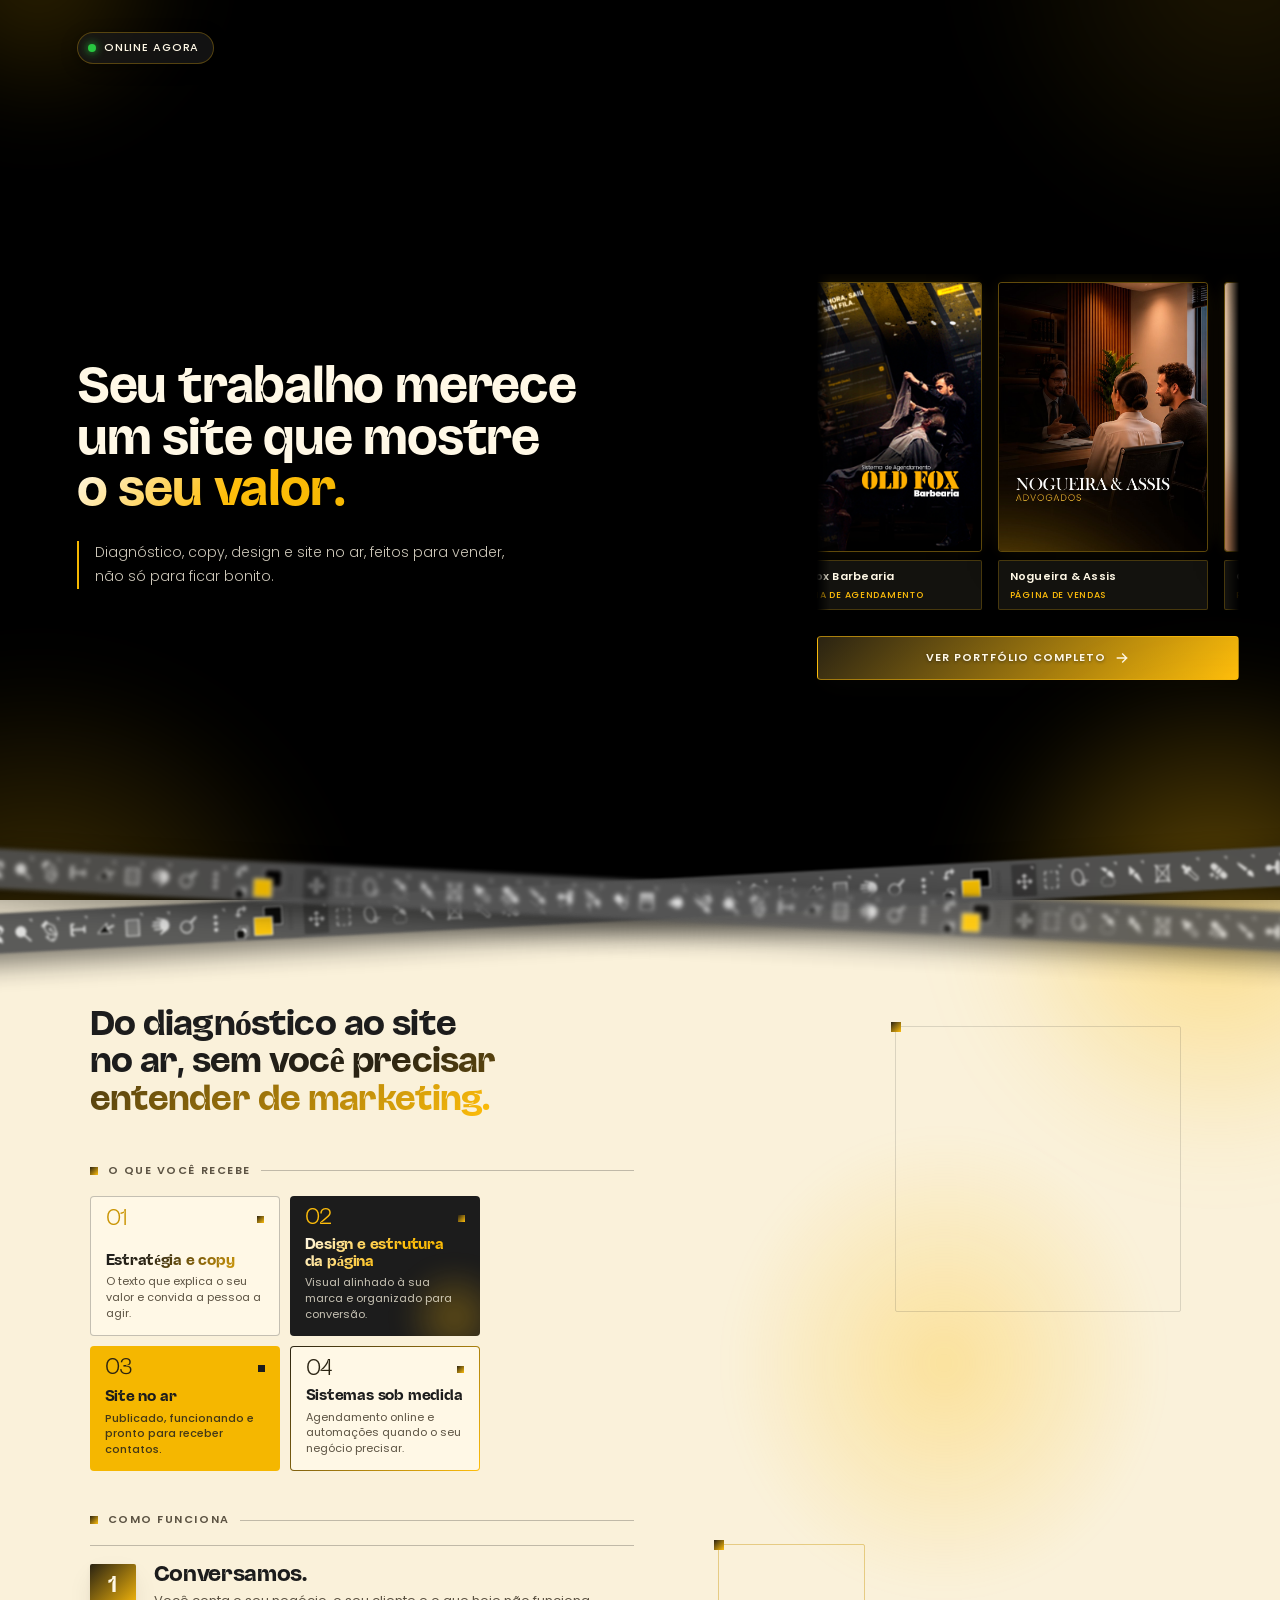
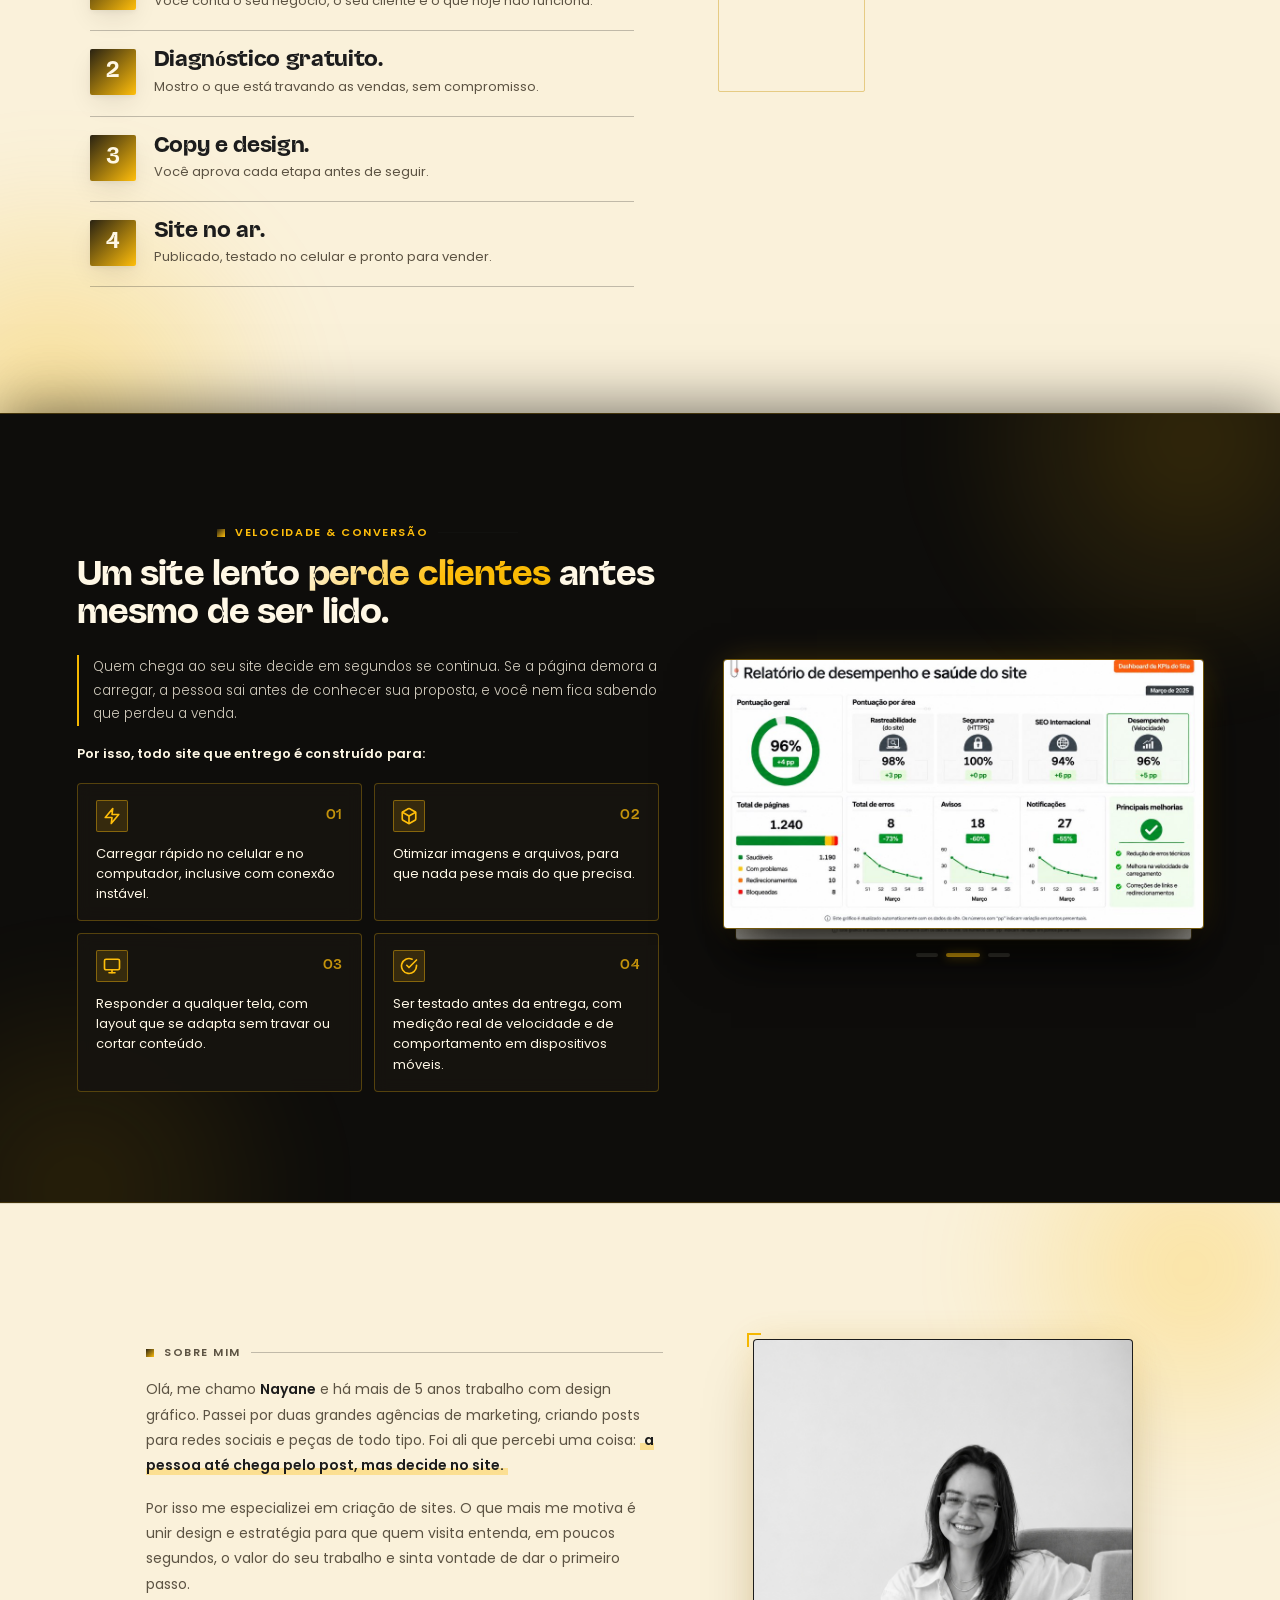
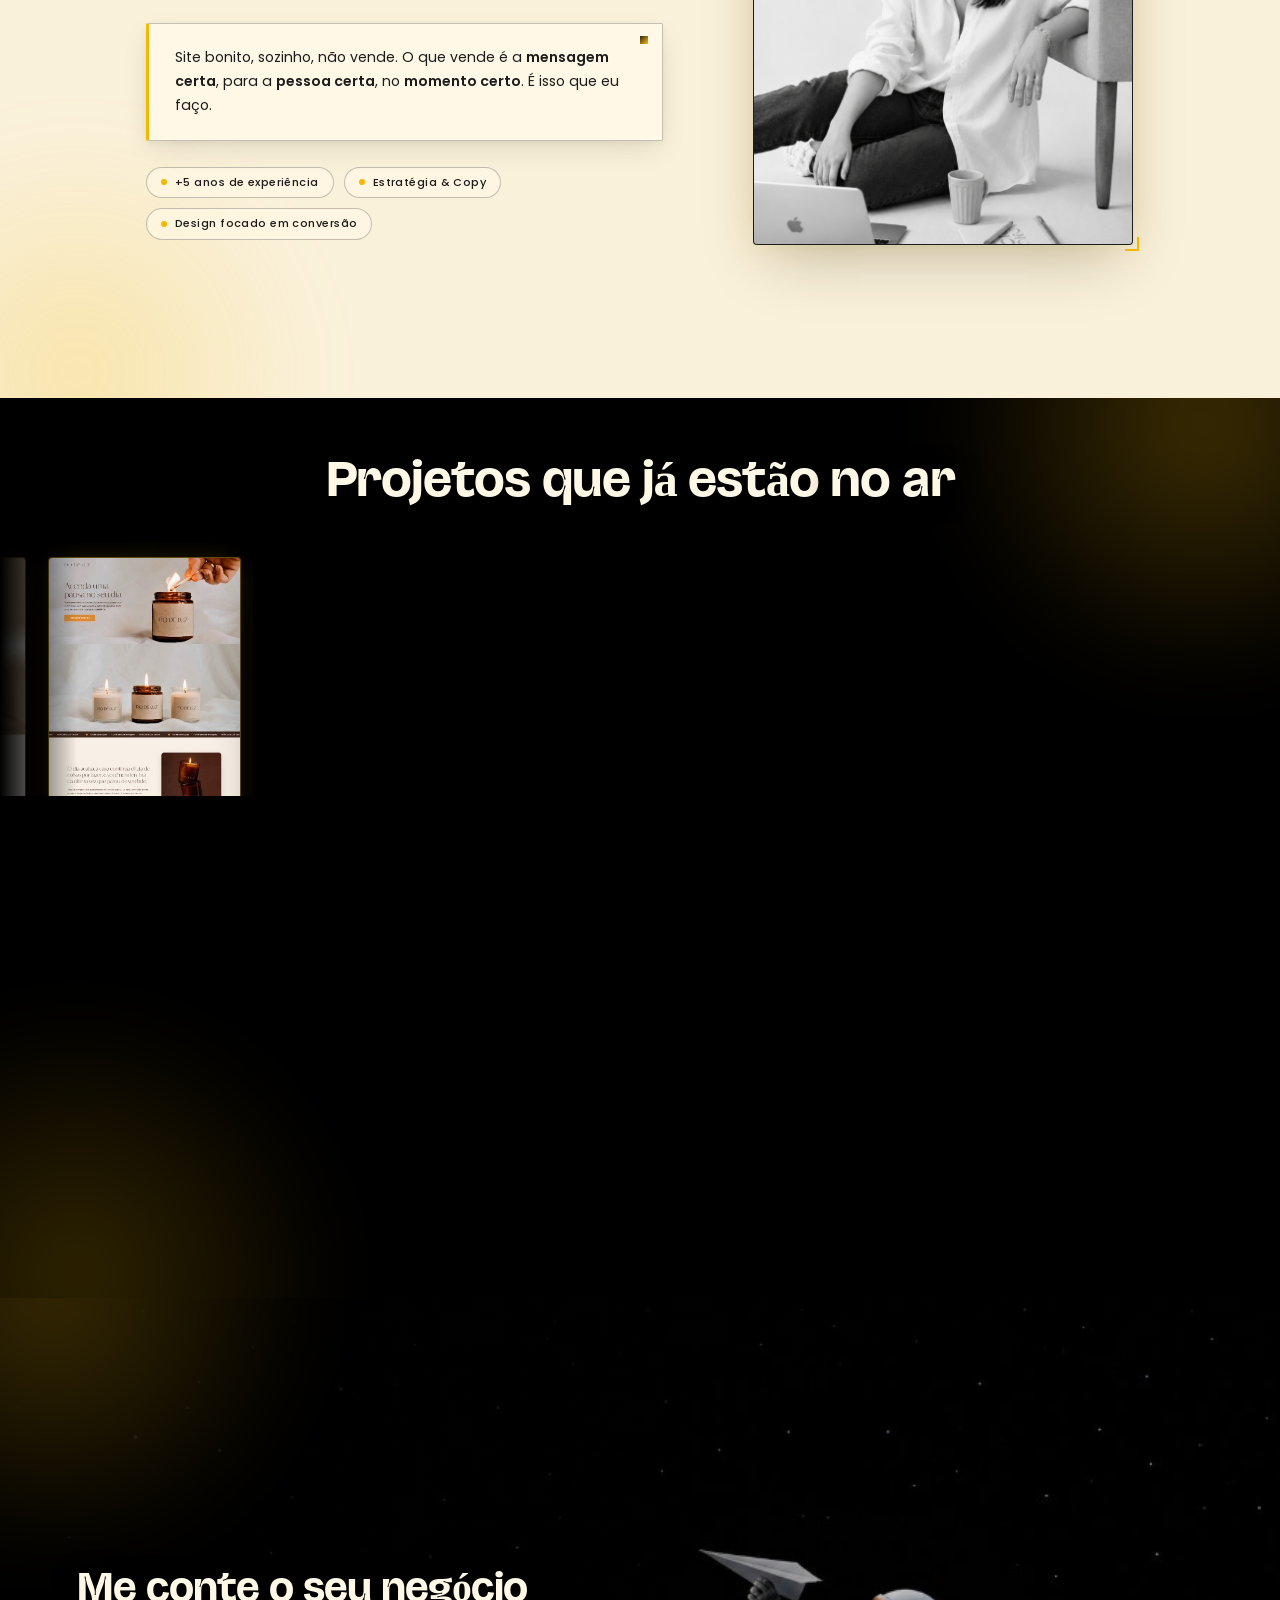
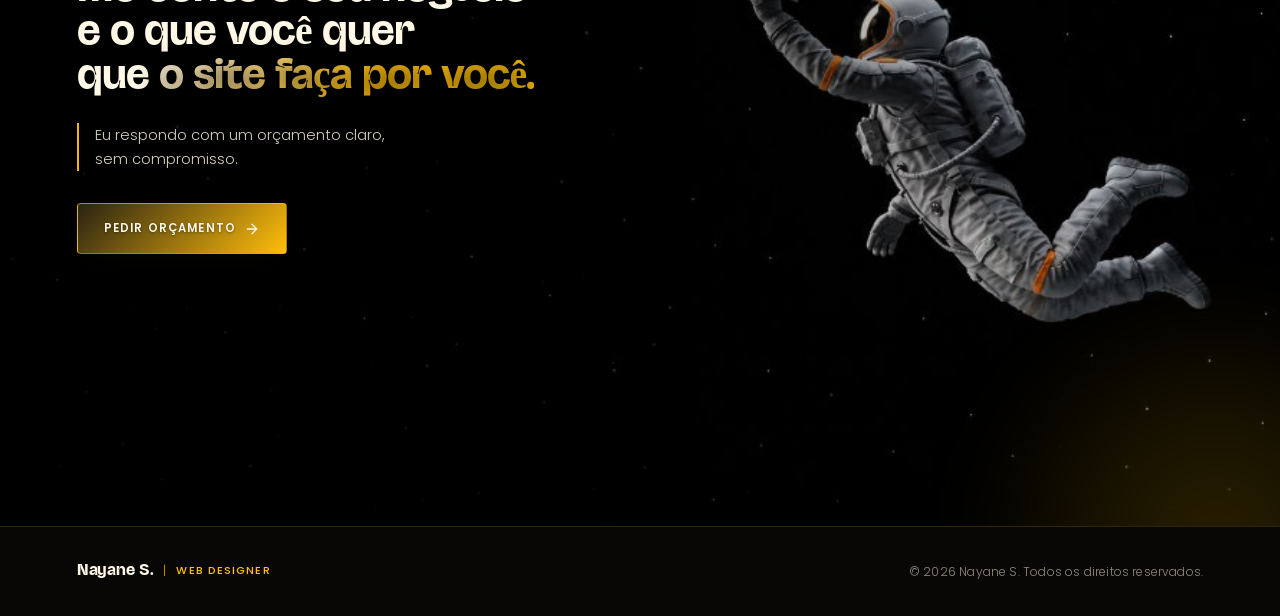
<file: index.html>
<!DOCTYPE html>
<html lang="pt-BR">
<head>
  <meta charset="UTF-8">
  <meta name="viewport" content="width=device-width, initial-scale=1.0">
  <title>Nayane — Site feito para vender</title>
  <meta name="description" content="Diagnóstico, copy, design e site no ar, feitos para vender, não só para ficar bonito.">
  <link rel="preconnect" href="https://fonts.googleapis.com">
  <link rel="preconnect" href="https://fonts.gstatic.com" crossorigin>
  <link href="https://fonts.googleapis.com/css2?family=Poppins:wght@300;400;500;600;700&display=swap" rel="stylesheet">
  <link rel="preload" as="image" href="assets/work/fio-de-luz.jpg">
  <link rel="stylesheet" href="styles.css">
</head>
<body>

<div class="scene" id="scene">

  <!-- ══════════════════════════════════════════
       DOBRA 1 — HERO (fixa enquanto a dobra 2 sobe)
  ═══════════════════════════════════════════ -->
  <section class="fold1" id="fold1" aria-label="Apresentação">

    <!-- Vídeo de fundo: acompanha o scroll (zoom + velocidade) -->
    <div class="space" id="space" aria-hidden="true">
      <video id="spaceVideo" class="space__video" autoplay muted loop playsinline preload="auto">
        <source src="assets/hero-bg.mov">
      </video>
      <!-- remove o astronauta do vídeo quando o astronauta em PNG assume e começa a cair -->
      <div class="space__hole" id="spaceHole"></div>
    </div>
    <div class="fold1__dim" id="fold1Dim" aria-hidden="true"></div>

    <!-- Luzes amarelas nas pontas -->
    <div class="glow glow--tr" aria-hidden="true"></div>
    <div class="glow glow--bl" aria-hidden="true"></div>
    <div class="glow glow--tl" aria-hidden="true"></div>

    <!-- Status online no topo -->
    <header class="live-status" aria-label="Status">
      <span class="live-status__dot" aria-hidden="true"></span>
      <span class="live-status__text">Online agora</span>
    </header>

    <div class="fold1__inner" id="fold1Inner">

      <!-- Copy à esquerda -->
      <div class="hero-copy">
        <h1 class="hero-copy__title">
          <span class="hero-title--desk">
            <span class="u-nowrap">Seu trabalho merece</span><br>
            <span class="u-nowrap">um site que mostre</span><br>
            <span class="grad-night u-nowrap">o seu valor.</span>
          </span>
          <span class="hero-title--mob">
            <span class="u-nowrap">Seu trabalho merece um site</span><br>
            <span class="u-nowrap">que mostre <span class="grad-night">o seu valor.</span></span>
          </span>
        </h1>
        <p class="hero-copy__lead">
          Diagnóstico, copy, design e site no ar, feitos para vender,<br class="desk-br">
          não só para ficar bonito.
        </p>
      </div>

      <!-- Carrossel contínuo em looping à direita -->
      <div class="showcase" id="showcase" aria-label="Projetos em destaque">
        <div class="marquee-wrap">
          <div class="marquee-track" id="marqueeTrack">
            <!-- Set 1 -->
            <a class="c-card" href="https://www.behance.net/gallery/258046395/Pagina-de-Vendas-Fio-de-Luz" target="_blank" rel="noopener noreferrer">
              <div class="c-card__frame">
                <img src="assets/work/fio-de-luz.jpg" alt="Fio de Luz — Página de Vendas" width="819" height="1024" loading="eager">
              </div>
              <div class="c-box">
                <span class="c-box__name">Fio de Luz</span>
                <span class="c-box__type">Página de Vendas</span>
              </div>
            </a>

            <a class="c-card" href="https://vita-odonto-cyne.vercel.app/" target="_blank" rel="noopener noreferrer">
              <div class="c-card__frame">
                <img src="assets/work/vita-odonto.png" alt="Vita Odonto — Página de Vendas" width="1080" height="1350" loading="lazy">
              </div>
              <div class="c-box">
                <span class="c-box__name">Vita Odonto</span>
                <span class="c-box__type">Página de Vendas</span>
              </div>
            </a>

            <a class="c-card" href="https://casanutricao.vercel.app/" target="_blank" rel="noopener noreferrer">
              <div class="c-card__frame">
                <img src="assets/work/casa-nutricao.png" alt="Casa Nutrição — Página de Vendas" width="1080" height="1350" loading="lazy">
              </div>
              <div class="c-box">
                <span class="c-box__name">Casa Nutrição</span>
                <span class="c-box__type">Página de Vendas</span>
              </div>
            </a>

            <a class="c-card" href="https://www.behance.net/gallery/258310247/Sistema-de-Agendamento-OLD-FOX-Barbearia" target="_blank" rel="noopener noreferrer">
              <div class="c-card__frame">
                <img src="assets/work/old-fox-barbearia.png" alt="Old Fox Barbearia — Sistema de Agendamento" width="1080" height="1350" loading="lazy">
              </div>
              <div class="c-box">
                <span class="c-box__name">Old Fox Barbearia</span>
                <span class="c-box__type">Sistema de Agendamento</span>
              </div>
            </a>

            <a class="c-card" href="https://nogueiraeassisadvogados.vercel.app/" target="_blank" rel="noopener noreferrer">
              <div class="c-card__frame">
                <img src="assets/work/nogueira-assis.jpg" alt="Nogueira &amp; Assis Advogados — Página de Vendas" width="800" height="1000" loading="lazy">
              </div>
              <div class="c-box">
                <span class="c-box__name">Nogueira &amp; Assis</span>
                <span class="c-box__type">Página de Vendas</span>
              </div>
            </a>

            <a class="c-card" href="https://casaalbaesteticaa.vercel.app/" target="_blank" rel="noopener noreferrer">
              <div class="c-card__frame">
                <img src="assets/work/casa-alba.jpg" alt="Casa Alba Estética — Página de Vendas" width="800" height="1000" loading="lazy">
              </div>
              <div class="c-box">
                <span class="c-box__name">Casa Alba</span>
                <span class="c-box__type">Página de Vendas</span>
              </div>
            </a>

            <!-- Set 2 (duplicação para loop infinito contínuo) -->
            <a class="c-card" href="https://www.behance.net/gallery/258046395/Pagina-de-Vendas-Fio-de-Luz" target="_blank" rel="noopener noreferrer" aria-hidden="true" tabindex="-1">
              <div class="c-card__frame">
                <img src="assets/work/fio-de-luz.jpg" alt="" width="819" height="1024" loading="lazy">
              </div>
              <div class="c-box">
                <span class="c-box__name">Fio de Luz</span>
                <span class="c-box__type">Página de Vendas</span>
              </div>
            </a>

            <a class="c-card" href="https://vita-odonto-cyne.vercel.app/" target="_blank" rel="noopener noreferrer" aria-hidden="true" tabindex="-1">
              <div class="c-card__frame">
                <img src="assets/work/vita-odonto.png" alt="" width="1080" height="1350" loading="lazy">
              </div>
              <div class="c-box">
                <span class="c-box__name">Vita Odonto</span>
                <span class="c-box__type">Página de Vendas</span>
              </div>
            </a>

            <a class="c-card" href="https://casanutricao.vercel.app/" target="_blank" rel="noopener noreferrer" aria-hidden="true" tabindex="-1">
              <div class="c-card__frame">
                <img src="assets/work/casa-nutricao.png" alt="" width="1080" height="1350" loading="lazy">
              </div>
              <div class="c-box">
                <span class="c-box__name">Casa Nutrição</span>
                <span class="c-box__type">Página de Vendas</span>
              </div>
            </a>

            <a class="c-card" href="https://www.behance.net/gallery/258310247/Sistema-de-Agendamento-OLD-FOX-Barbearia" target="_blank" rel="noopener noreferrer" aria-hidden="true" tabindex="-1">
              <div class="c-card__frame">
                <img src="assets/work/old-fox-barbearia.png" alt="" width="1080" height="1350" loading="lazy">
              </div>
              <div class="c-box">
                <span class="c-box__name">Old Fox Barbearia</span>
                <span class="c-box__type">Sistema de Agendamento</span>
              </div>
            </a>

            <a class="c-card" href="https://nogueiraeassisadvogados.vercel.app/" target="_blank" rel="noopener noreferrer" aria-hidden="true" tabindex="-1">
              <div class="c-card__frame">
                <img src="assets/work/nogueira-assis.jpg" alt="" width="800" height="1000" loading="lazy">
              </div>
              <div class="c-box">
                <span class="c-box__name">Nogueira &amp; Assis</span>
                <span class="c-box__type">Página de Vendas</span>
              </div>
            </a>

            <a class="c-card" href="https://casaalbaesteticaa.vercel.app/" target="_blank" rel="noopener noreferrer" aria-hidden="true" tabindex="-1">
              <div class="c-card__frame">
                <img src="assets/work/casa-alba.jpg" alt="" width="800" height="1000" loading="lazy">
              </div>
              <div class="c-box">
                <span class="c-box__name">Casa Alba</span>
                <span class="c-box__type">Página de Vendas</span>
              </div>
            </a>
          </div>
        </div>

        <a class="btn-gradient btn-wide" href="https://www.behance.net/nayanefreitas1" target="_blank" rel="noopener noreferrer">
          Ver portfólio completo
          <svg viewBox="0 0 24 24" width="16" height="16" aria-hidden="true"><path d="M5 12h14M13 6l6 6-6 6" fill="none" stroke="currentColor" stroke-width="2" stroke-linecap="square"/></svg>
        </a>
      </div>
    </div>
  </section>

  <!-- ══════════════════════════════════════════
       DOBRA 2 — PROCESSO (sobe cobrindo a dobra 1)
  ═══════════════════════════════════════════ -->
  <section class="fold2" id="fold2" aria-label="O que você recebe e como funciona">

    <!-- Faixas de ferramentas do Photoshop se cruzando na transição -->
    <div class="ps-crossing" aria-hidden="true">
      <div class="ps-ribbon ps-ribbon--1"></div>
      <div class="ps-ribbon ps-ribbon--2"></div>
    </div>

    <div class="glow glow--f2-tr" aria-hidden="true"></div>
    <div class="glow glow--f2-bl" aria-hidden="true"></div>

    <div class="fold2__grid">

      <!-- Conteúdo à esquerda -->
      <div class="fold2__content">
        <h2 class="fold2__title reveal">
          Do diagnóstico ao site no ar, <span class="grad-day">sem você precisar entender de marketing.</span>
        </h2>

        <div class="sub-label reveal">O que você recebe</div>
        <div class="squares">
          <article class="sq sq--cream reveal" style="--d:0ms">
            <div class="sq__top"><span class="sq__idx">01</span><span class="sq__mark" aria-hidden="true"></span></div>
            <div class="sq__body">
              <h3 class="sq__title">Estratégia e copy</h3>
              <p class="sq__text">O texto que explica o seu valor e convida a pessoa a agir.</p>
            </div>
          </article>
          <article class="sq sq--charcoal reveal" style="--d:90ms">
            <div class="sq__top"><span class="sq__idx">02</span><span class="sq__mark" aria-hidden="true"></span></div>
            <div class="sq__body">
              <h3 class="sq__title"><span class="u-nowrap">Design e estrutura</span><br>da página</h3>
              <p class="sq__text">Visual alinhado à sua marca e organizado para conversão.</p>
            </div>
          </article>
          <article class="sq sq--yellow reveal" style="--d:180ms">
            <div class="sq__top"><span class="sq__idx">03</span><span class="sq__mark" aria-hidden="true"></span></div>
            <div class="sq__body">
              <h3 class="sq__title">Site no ar</h3>
              <p class="sq__text">Publicado, funcionando e pronto para receber contatos.</p>
            </div>
          </article>
          <article class="sq sq--frame reveal" style="--d:270ms">
            <div class="sq__top"><span class="sq__idx">04</span><span class="sq__mark" aria-hidden="true"></span></div>
            <div class="sq__body">
              <h3 class="sq__title">Sistemas sob medida</h3>
              <p class="sq__text">Agendamento online e automações quando o seu negócio precisar.</p>
            </div>
          </article>
        </div>

        <div class="sub-label reveal">Como funciona</div>
        <ol class="steps">
          <li class="step reveal" style="--d:0ms">
            <span class="step__num">1</span>
            <div><h3 class="step__title">Conversamos.</h3><p class="step__text">Você conta o seu negócio, o seu cliente e o que hoje não funciona.</p></div>
          </li>
          <li class="step reveal" style="--d:80ms">
            <span class="step__num">2</span>
            <div><h3 class="step__title">Diagnóstico gratuito.</h3><p class="step__text">Mostro o que está travando as vendas, sem compromisso.</p></div>
          </li>
          <li class="step reveal" style="--d:160ms">
            <span class="step__num">3</span>
            <div><h3 class="step__title">Copy e design.</h3><p class="step__text">Você aprova cada etapa antes de seguir.</p></div>
          </li>
          <li class="step reveal" style="--d:240ms">
            <span class="step__num">4</span>
            <div><h3 class="step__title">Site no ar.</h3><p class="step__text">Publicado, testado no celular e pronto para vender.</p></div>
          </li>
        </ol>
      </div>

      <!-- Palco do astronauta (fica fixo enquanto o conteúdo rola) -->
      <aside class="fold2__aside" id="astroSlot" aria-hidden="true">
        <div class="aside__glow"></div>
        <div class="aside__frame aside__frame--a"></div>
        <div class="aside__frame aside__frame--b"></div>
      </aside>
    </div>
  </section>

  <!-- Dobra Performance & Velocidade (Fundo Escuro) -->
  <section class="fold-speed" id="desempenho" aria-label="Desempenho e velocidade do site">
    <div class="glow glow--speed-tr" aria-hidden="true"></div>
    <div class="glow glow--speed-bl" aria-hidden="true"></div>

    <div class="fold-speed__inner">
      <div class="fold-speed__grid">

        <!-- Coluna da Esquerda: Textos + 4 Retângulos do mesmo tamanho -->
        <div class="speed__content">
          <div class="sub-label sub-label--gold reveal">Velocidade &amp; Conversão</div>

          <h2 class="speed__title reveal">
            Um site lento <span class="grad-night">perde clientes</span> antes mesmo de ser lido.
          </h2>

          <p class="speed__lead reveal">
            Quem chega ao seu site decide em segundos se continua. Se a página demora a carregar, a pessoa sai antes de conhecer sua proposta, e você nem fica sabendo que perdeu a venda.
          </p>

          <p class="speed__intro reveal">
            Por isso, todo site que entrego é construído para:
          </p>

          <div class="speed__cards reveal">
            <article class="speed-box">
              <div class="speed-box__head">
                <span class="speed-box__icon" aria-hidden="true">
                  <svg width="18" height="18" viewBox="0 0 24 24" fill="none" stroke="currentColor" stroke-width="2.2" stroke-linecap="round" stroke-linejoin="round"><polygon points="13 2 3 14 12 14 11 22 21 10 12 10 13 2"/></svg>
                </span>
                <span class="speed-box__num">01</span>
              </div>
              <p class="speed-box__text">Carregar rápido no celular e no computador, inclusive com conexão instável.</p>
            </article>

            <article class="speed-box">
              <div class="speed-box__head">
                <span class="speed-box__icon" aria-hidden="true">
                  <svg width="18" height="18" viewBox="0 0 24 24" fill="none" stroke="currentColor" stroke-width="2.2" stroke-linecap="round" stroke-linejoin="round"><path d="M21 16V8a2 2 0 0 0-1-1.73l-7-4a2 2 0 0 0-2 0l-7 4A2 2 0 0 0 3 8v8a2 2 0 0 0 1 1.73l7 4a2 2 0 0 0 2 0l7-4A2 2 0 0 0 21 16z"/><polyline points="3.27 6.96 12 12.01 20.73 6.96"/><line x1="12" y1="22.08" x2="12" y2="12"/></svg>
                </span>
                <span class="speed-box__num">02</span>
              </div>
              <p class="speed-box__text">Otimizar imagens e arquivos, para que nada pese mais do que precisa.</p>
            </article>

            <article class="speed-box">
              <div class="speed-box__head">
                <span class="speed-box__icon" aria-hidden="true">
                  <svg width="18" height="18" viewBox="0 0 24 24" fill="none" stroke="currentColor" stroke-width="2.2" stroke-linecap="round" stroke-linejoin="round"><rect x="2" y="3" width="20" height="14" rx="2" ry="2"/><line x1="8" y1="21" x2="16" y2="21"/><line x1="12" y1="17" x2="12" y2="21"/></svg>
                </span>
                <span class="speed-box__num">03</span>
              </div>
              <p class="speed-box__text">Responder a qualquer tela, com layout que se adapta sem travar ou cortar conteúdo.</p>
            </article>

            <article class="speed-box">
              <div class="speed-box__head">
                <span class="speed-box__icon" aria-hidden="true">
                  <svg width="18" height="18" viewBox="0 0 24 24" fill="none" stroke="currentColor" stroke-width="2.2" stroke-linecap="round" stroke-linejoin="round"><path d="M22 11.08V12a10 10 0 1 1-5.93-9.14"/><polyline points="22 4 12 14.01 9 11.01"/></svg>
                </span>
                <span class="speed-box__num">04</span>
              </div>
              <p class="speed-box__text">Ser testado antes da entrega, com medição real de velocidade e de comportamento em dispositivos móveis.</p>
            </article>
          </div>
        </div>

        <!-- Coluna da Direita: Deck de Folhas com Efeito de Passar a Folha pra Cima em Looping -->
        <div class="speed__visual reveal">
          <div class="sheet-deck" id="sheetDeck" aria-label="Relatórios de desempenho e saúde do site">
            <div class="sheet-deck__stage" id="sheetStage">
              <div class="sheet-card" data-sheet="0">
                <img src="assets/performance/relatorio-desempenho-1.jpg" alt="Relatório de desempenho e saúde do site — Pontuação geral 92%" width="1024" height="576" loading="lazy">
              </div>
              <div class="sheet-card" data-sheet="1">
                <img src="assets/performance/relatorio-desempenho-2.jpg" alt="Relatório de desempenho e saúde do site — Pontuação geral 96%" width="1024" height="576" loading="lazy">
              </div>
              <div class="sheet-card" data-sheet="2">
                <img src="assets/performance/relatorio-desempenho-3.jpg" alt="Relatório de desempenho e saúde do site — Pontuação geral 94%" width="1024" height="576" loading="lazy">
              </div>
            </div>

            <div class="sheet-deck__controls">
              <div class="sheet-dots" id="sheetDots">
                <button type="button" class="sheet-dot is-active" data-idx="0" aria-label="Relatório 1"></button>
                <button type="button" class="sheet-dot" data-idx="1" aria-label="Relatório 2"></button>
                <button type="button" class="sheet-dot" data-idx="2" aria-label="Relatório 3"></button>
              </div>
            </div>
          </div>
        </div>

      </div>
    </div>
  </section>

  <!-- ══════════════════════════════════════════
       DOBRA 3 — SOBRE (Nayane)
  ═══════════════════════════════════════════ -->
  <section class="fold3" id="sobre" aria-label="Sobre Nayane">
    <div class="glow glow--f3-tr" aria-hidden="true"></div>
    <div class="glow glow--f3-bl" aria-hidden="true"></div>

    <div class="fold3__grid">
      <!-- Texto à esquerda -->
      <div class="fold3__copy">
        <div class="sub-label reveal">Sobre mim</div>

        <p class="fold3__p reveal">
          Olá, me chamo <strong>Nayane</strong> e há mais de <br class="mob-br"><span class="u-nowrap">5 anos</span> trabalho com design gráfico. Passei por duas grandes agências de marketing, criando posts para redes sociais e peças de todo tipo. Foi ali que percebi uma coisa: <span class="fold3__highlight">a pessoa até chega pelo post, mas decide no site.</span>
        </p>

        <p class="fold3__p reveal">
          Por isso me especializei em criação <br class="mob-br"><span class="u-nowrap">de sites.</span> O que mais me motiva é unir design e estratégia para que quem visita entenda, em poucos segundos, o valor do seu trabalho e sinta vontade de dar o primeiro passo.
        </p>

        <div class="fold3__card reveal">
          <div class="fold3__card-mark" aria-hidden="true"></div>
          <p class="fold3__card-text">
            Site bonito, sozinho, não vende. O que vende é a <strong>mensagem certa</strong>, para a <strong>pessoa certa</strong>, no <strong>momento certo</strong>. É isso que eu faço.
          </p>
        </div>

        <div class="fold3__badges reveal">
          <span class="badge"><span class="badge__dot"></span>+5 anos de experiência</span>
          <span class="badge"><span class="badge__dot"></span>Estratégia &amp; Copy</span>
          <span class="badge"><span class="badge__dot"></span>Design focado em conversão</span>
        </div>
      </div>

      <!-- Foto à direita -->
      <div class="fold3__visual reveal">
        <div class="fold3__photo-wrap">
          <div class="fold3__photo-frame">
            <img class="fold3__photo" src="assets/nayane.jpg" alt="Nayane — Designer Gráfica e de Sites" width="800" height="1067" loading="lazy">
          </div>
          <div class="fold3__photo-decor fold3__photo-decor--tl" aria-hidden="true"></div>
          <div class="fold3__photo-decor fold3__photo-decor--br" aria-hidden="true"></div>
        </div>
      </div>
    </div>
  </section>

  <!-- ══════════════════════════════════════════
       DOBRA 4 — PROJETOS NO AR (Vídeo Astronauta + Carrossel Looping)
  ═══════════════════════════════════════════ -->
  <section class="fold4" id="portfolio" aria-label="Projetos no ar">
    <!-- Fundo de vídeo com astronauta no centro inferior -->
    <div class="fold4__video-wrap" aria-hidden="true">
      <video class="fold4__video" id="fold4Video" autoplay muted loop playsinline webkit-playsinline preload="auto">
        <source src="assets/fold4-bg.mp4" type="video/mp4">
        <source src="assets/fold4-bg.mov" type="video/quicktime">
      </video>
      <div class="fold4__dim"></div>
    </div>

    <!-- Luzes de ponta -->
    <div class="glow glow--f4-tr" aria-hidden="true"></div>
    <div class="glow glow--f4-bl" aria-hidden="true"></div>

    <div class="fold4__content">
      <!-- Título da dobra 4 -->
      <div class="fold4__header reveal">
        <h2 class="fold4__title">
          Projetos que já estão <br class="mob-br"><span class="u-nowrap">no ar</span>
        </h2>
      </div>

      <!-- Carrossel contínuo passando acima do astronauta -->
      <div class="fold4__marquee-wrap" aria-label="Carrossel de projetos">
        <div class="fold4__track">
          <!-- Set 1 -->
          <a class="p-card" href="https://www.behance.net/gallery/258046395/Pagina-de-Vendas-Fio-de-Luz" target="_blank" rel="noopener noreferrer">
            <div class="p-card__frame">
              <img src="assets/projects/fio-de-luz-full.jpg" alt="Fio de Luz — Vela Aromática &amp; Ritual" width="368" height="1024" loading="eager">
            </div>
            <div class="p-card__info">
              <span class="p-card__name">Fio de Luz</span>
              <span class="p-card__tag">Página de Vendas</span>
            </div>
          </a>

          <a class="p-card" href="https://www.behance.net/gallery/258310247/Sistema-de-Agendamento-OLD-FOX-Barbearia" target="_blank" rel="noopener noreferrer">
            <div class="p-card__frame">
              <img src="assets/projects/old-fox-full.jpg" alt="Old Fox Barbearia — Sistema de Agendamento" width="388" height="1024" loading="lazy">
            </div>
            <div class="p-card__info">
              <span class="p-card__name">Old Fox Barbearia</span>
              <span class="p-card__tag">Sistema de Agendamento</span>
            </div>
          </a>

          <a class="p-card" href="https://vita-odonto-cyne.vercel.app/" target="_blank" rel="noopener noreferrer">
            <div class="p-card__frame">
              <img src="assets/projects/vita-odonto-full.jpg" alt="Vita Odonto — Odontologia Estética" width="351" height="1024" loading="lazy">
            </div>
            <div class="p-card__info">
              <span class="p-card__name">Vita Odonto</span>
              <span class="p-card__tag">Página de Vendas</span>
            </div>
          </a>

          <a class="p-card" href="https://casanutricao.vercel.app/" target="_blank" rel="noopener noreferrer">
            <div class="p-card__frame">
              <img src="assets/projects/casa-nutricao-full.jpg" alt="Casa Nutrição — Nutrição Real" width="364" height="1024" loading="lazy">
            </div>
            <div class="p-card__info">
              <span class="p-card__name">Casa Nutrição</span>
              <span class="p-card__tag">Página de Vendas</span>
            </div>
          </a>

          <a class="p-card" href="https://nogueiraeassisadvogados.vercel.app/" target="_blank" rel="noopener noreferrer">
            <div class="p-card__frame">
              <img src="assets/projects/nogueira-assis-full.jpg" alt="Nogueira &amp; Assis Advogados — Página de Vendas" width="360" height="1024" loading="lazy">
            </div>
            <div class="p-card__info">
              <span class="p-card__name">Nogueira &amp; Assis</span>
              <span class="p-card__tag">Página de Vendas</span>
            </div>
          </a>

          <a class="p-card" href="https://casaalbaesteticaa.vercel.app/" target="_blank" rel="noopener noreferrer">
            <div class="p-card__frame">
              <img src="assets/projects/casa-alba-full.jpg" alt="Casa Alba Estética — Página de Vendas" width="360" height="1024" loading="lazy">
            </div>
            <div class="p-card__info">
              <span class="p-card__name">Casa Alba</span>
              <span class="p-card__tag">Página de Vendas</span>
            </div>
          </a>

          <!-- Set 2 (duplicação para loop contínuo perfeito) -->
          <a class="p-card" href="https://www.behance.net/gallery/258046395/Pagina-de-Vendas-Fio-de-Luz" target="_blank" rel="noopener noreferrer" aria-hidden="true" tabindex="-1">
            <div class="p-card__frame">
              <img src="assets/projects/fio-de-luz-full.jpg" alt="" width="368" height="1024" loading="lazy">
            </div>
            <div class="p-card__info">
              <span class="p-card__name">Fio de Luz</span>
              <span class="p-card__tag">Página de Vendas</span>
            </div>
          </a>

          <a class="p-card" href="https://www.behance.net/gallery/258310247/Sistema-de-Agendamento-OLD-FOX-Barbearia" target="_blank" rel="noopener noreferrer" aria-hidden="true" tabindex="-1">
            <div class="p-card__frame">
              <img src="assets/projects/old-fox-full.jpg" alt="" width="388" height="1024" loading="lazy">
            </div>
            <div class="p-card__info">
              <span class="p-card__name">Old Fox Barbearia</span>
              <span class="p-card__tag">Sistema de Agendamento</span>
            </div>
          </a>

          <a class="p-card" href="https://vita-odonto-cyne.vercel.app/" target="_blank" rel="noopener noreferrer" aria-hidden="true" tabindex="-1">
            <div class="p-card__frame">
              <img src="assets/projects/vita-odonto-full.jpg" alt="" width="351" height="1024" loading="lazy">
            </div>
            <div class="p-card__info">
              <span class="p-card__name">Vita Odonto</span>
              <span class="p-card__tag">Página de Vendas</span>
            </div>
          </a>

          <a class="p-card" href="https://casanutricao.vercel.app/" target="_blank" rel="noopener noreferrer" aria-hidden="true" tabindex="-1">
            <div class="p-card__frame">
              <img src="assets/projects/casa-nutricao-full.jpg" alt="" width="364" height="1024" loading="lazy">
            </div>
            <div class="p-card__info">
              <span class="p-card__name">Casa Nutrição</span>
              <span class="p-card__tag">Página de Vendas</span>
            </div>
          </a>

          <a class="p-card" href="https://nogueiraeassisadvogados.vercel.app/" target="_blank" rel="noopener noreferrer" aria-hidden="true" tabindex="-1">
            <div class="p-card__frame">
              <img src="assets/projects/nogueira-assis-full.jpg" alt="" width="360" height="1024" loading="lazy">
            </div>
            <div class="p-card__info">
              <span class="p-card__name">Nogueira &amp; Assis</span>
              <span class="p-card__tag">Página de Vendas</span>
            </div>
          </a>

          <a class="p-card" href="https://casaalbaesteticaa.vercel.app/" target="_blank" rel="noopener noreferrer" aria-hidden="true" tabindex="-1">
            <div class="p-card__frame">
              <img src="assets/projects/casa-alba-full.jpg" alt="" width="360" height="1024" loading="lazy">
            </div>
            <div class="p-card__info">
              <span class="p-card__name">Casa Alba</span>
              <span class="p-card__tag">Página de Vendas</span>
            </div>
          </a>
        </div>
      </div>
    </div>
  </section>

  <!-- ═══════════════════════════════════════════════
       DOBRA 5 — CONTATO & ORÇAMENTO
  ════════════════════════════════════════════════ -->
  <section class="fold5" id="contato" aria-label="Pedir orçamento">
    <div class="fold5__bg-wrap" aria-hidden="true">
      <img class="fold5__bg" src="assets/fold5-bg.jpg" alt="" width="1024" height="576" loading="lazy" draggable="false">
      <div class="fold5__dim"></div>
    </div>

    <div class="glow glow--f5-tl" aria-hidden="true"></div>
    <div class="glow glow--f5-br" aria-hidden="true"></div>

    <div class="fold5__inner">
      <div class="fold5__content reveal">
        <h2 class="fold5__title">
          <span class="f5-line">Me conte o seu negócio</span><br>
          <span class="f5-line">e o que você quer</span><br>
          <span class="f5-line">que <span class="text-gold">o site faça por você.</span></span>
        </h2>

        <p class="fold5__sub">
          Eu respondo com um orçamento claro,<br>sem compromisso.
        </p>

        <div class="fold5__actions">
          <a class="btn-gradient fold5__cta" href="https://wa.me/5585987324544?text=Ol%C3%A1%20Nayane,%20gostaria%20de%20pedir%20um%20or%C3%A7amento%20para%20o%20meu%20site." target="_blank" rel="noopener noreferrer">
            <span>Pedir Orçamento</span>
            <svg width="16" height="16" viewBox="0 0 24 24" fill="none" stroke="currentColor" stroke-width="2" stroke-linecap="round" stroke-linejoin="round" aria-hidden="true">
              <path d="M5 12h14"/><path d="m12 5 7 7-7 7"/>
            </svg>
          </a>
        </div>
      </div>
    </div>
  </section>

  <!-- ═══════════════════════════════════════════════
       RODAPÉ
  ════════════════════════════════════════════════ -->
  <footer class="site-footer" role="contentinfo">
    <div class="site-footer__inner">
      <div class="site-footer__brand">
        <span class="site-footer__name">Nayane S.</span>
        <span class="site-footer__sep" aria-hidden="true">|</span>
        <span class="site-footer__role">Web Designer</span>
      </div>
      <p class="site-footer__copy">© 2026 Nayane S. Todos os direitos reservados.</p>
    </div>
  </footer>
</div>

<!-- Modal de Briefing / Orçamento -->
<div class="quote-modal" id="quoteModal" role="dialog" aria-modal="true" aria-labelledby="quoteModalTitle" hidden>
  <div class="quote-modal__backdrop" data-close-modal></div>
  <div class="quote-modal__card">
    <button type="button" class="quote-modal__close" id="closeQuoteModal" aria-label="Fechar">
      <svg width="18" height="18" viewBox="0 0 24 24" fill="none" stroke="currentColor" stroke-width="2" stroke-linecap="round" stroke-linejoin="round">
        <line x1="18" y1="6" x2="6" y2="18"/><line x1="6" y1="6" x2="18" y2="18"/>
      </svg>
    </button>
    <h3 class="quote-modal__title" id="quoteModalTitle">Me conte sobre o <span class="text-gold">seu projeto</span></h3>
    <p class="quote-modal__desc">Preencha em poucos segundos para copiar sua mensagem e enviar no Instagram sem compromisso.</p>
    <form class="quote-form" id="quoteForm">
      <label class="quote-field">
        <span>Seu nome</span>
        <input type="text" id="qName" placeholder="Ex.: Maria Silva" required>
      </label>
      <label class="quote-field">
        <span>Seu negócio / segmento</span>
        <input type="text" id="qBiz" placeholder="Ex.: Clínica odontológica, loja de velas, barbearia..." required>
      </label>
      <label class="quote-field">
        <span>O que você quer que o site faça por você?</span>
        <textarea id="qGoal" rows="3" placeholder="Ex.: Atrair clientes pelo WhatsApp, vender um produto, agendar horários..." required></textarea>
      </label>
      <div class="quote-form__actions">
        <button type="submit" class="btn-gradient btn-wide">
          <span id="qSubmitLabel">Copiar mensagem &amp; abrir Instagram</span>
          <svg width="16" height="16" viewBox="0 0 24 24" fill="none" stroke="currentColor" stroke-width="2" stroke-linecap="round" stroke-linejoin="round">
            <path d="M5 12h14"/><path d="m12 5 7 7-7 7"/>
          </svg>
        </button>
      </div>
      <p class="quote-form__feedback" id="qFeedback" aria-live="polite"></p>
    </form>
  </div>
</div>

<!-- Astronauta: cai da dobra 1 para a direita da dobra 2 (posicionado pelo scroll) -->
<div class="astro" id="astro" aria-hidden="true">
  <div class="astro__float">
    <img class="astro__img" src="assets/astronaut.png" alt="" width="1024" height="587" draggable="false">
    <img class="astro__hand astro__hand--a" src="assets/astronaut.png" alt="" draggable="false">
    <img class="astro__hand astro__hand--b" src="assets/astronaut.png" alt="" draggable="false">
  </div>
</div>

<script src="script.js"></script>
</body>
</html>
</file>
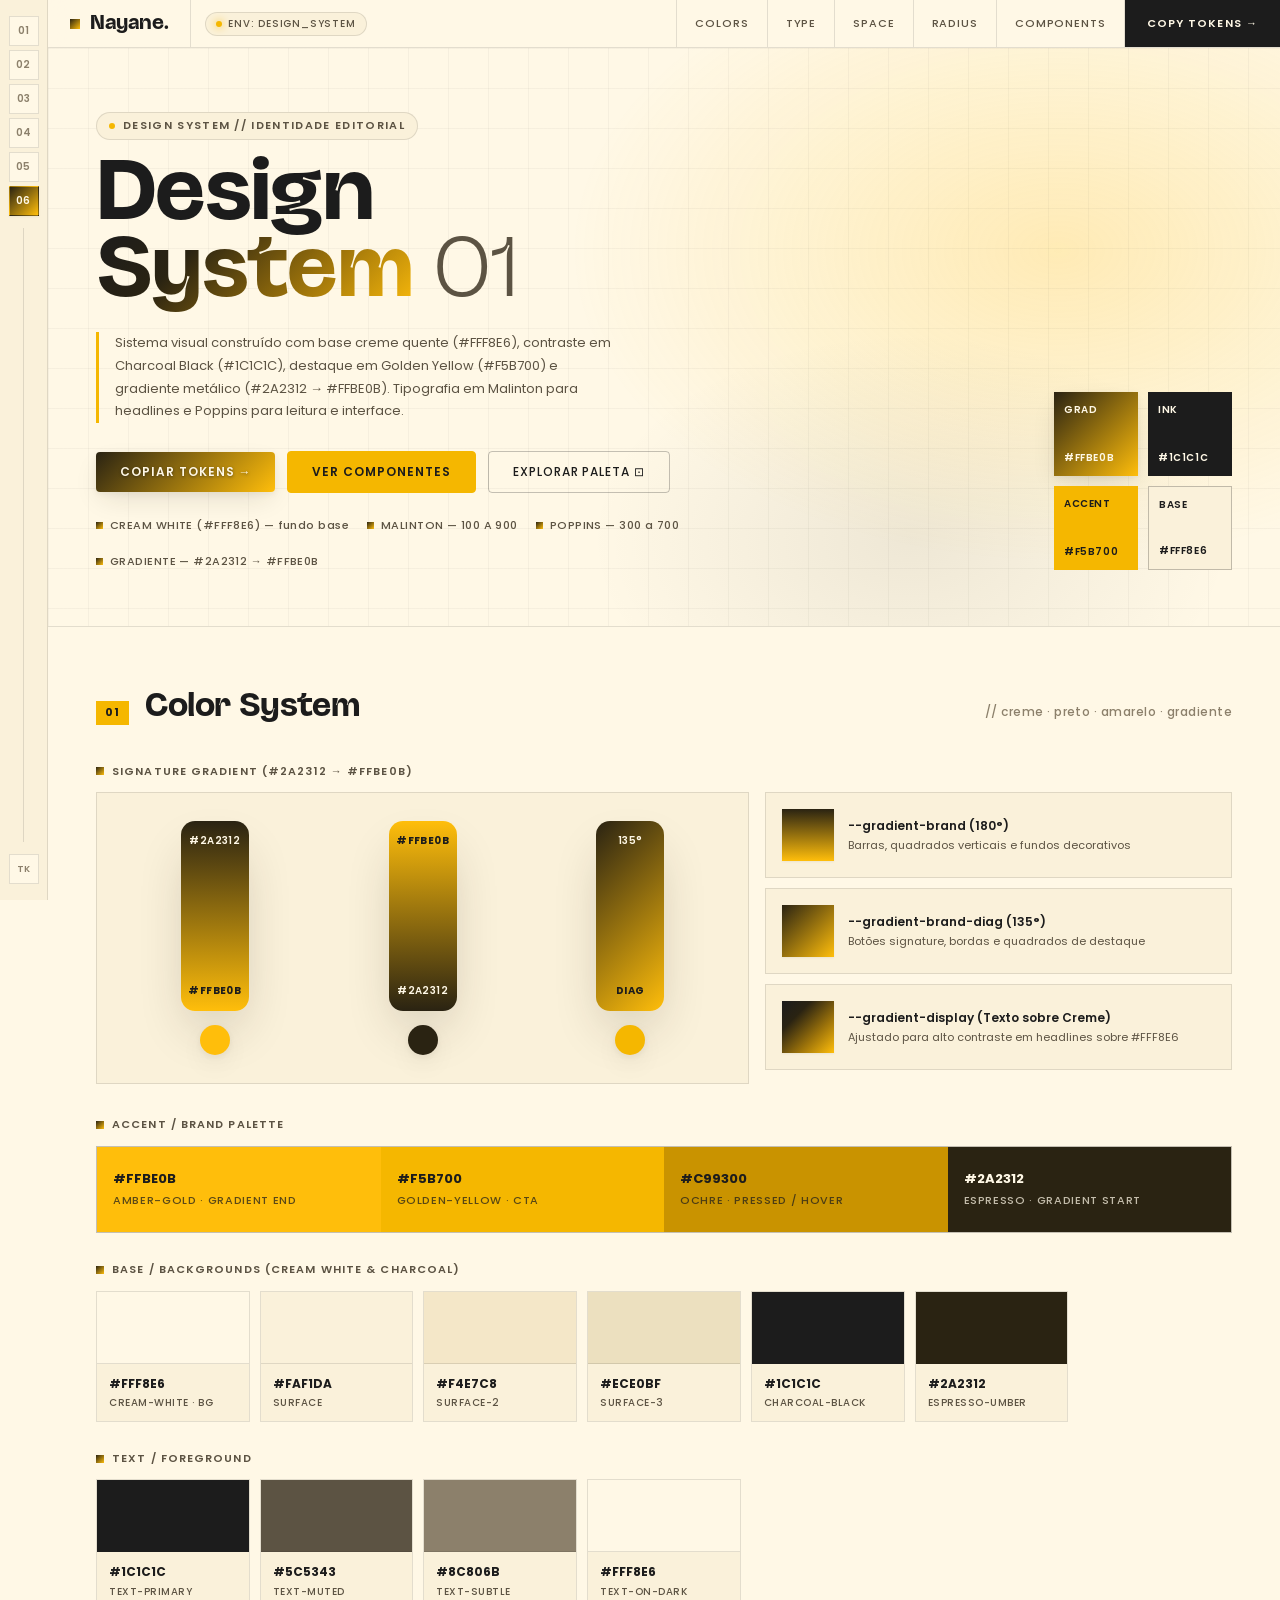
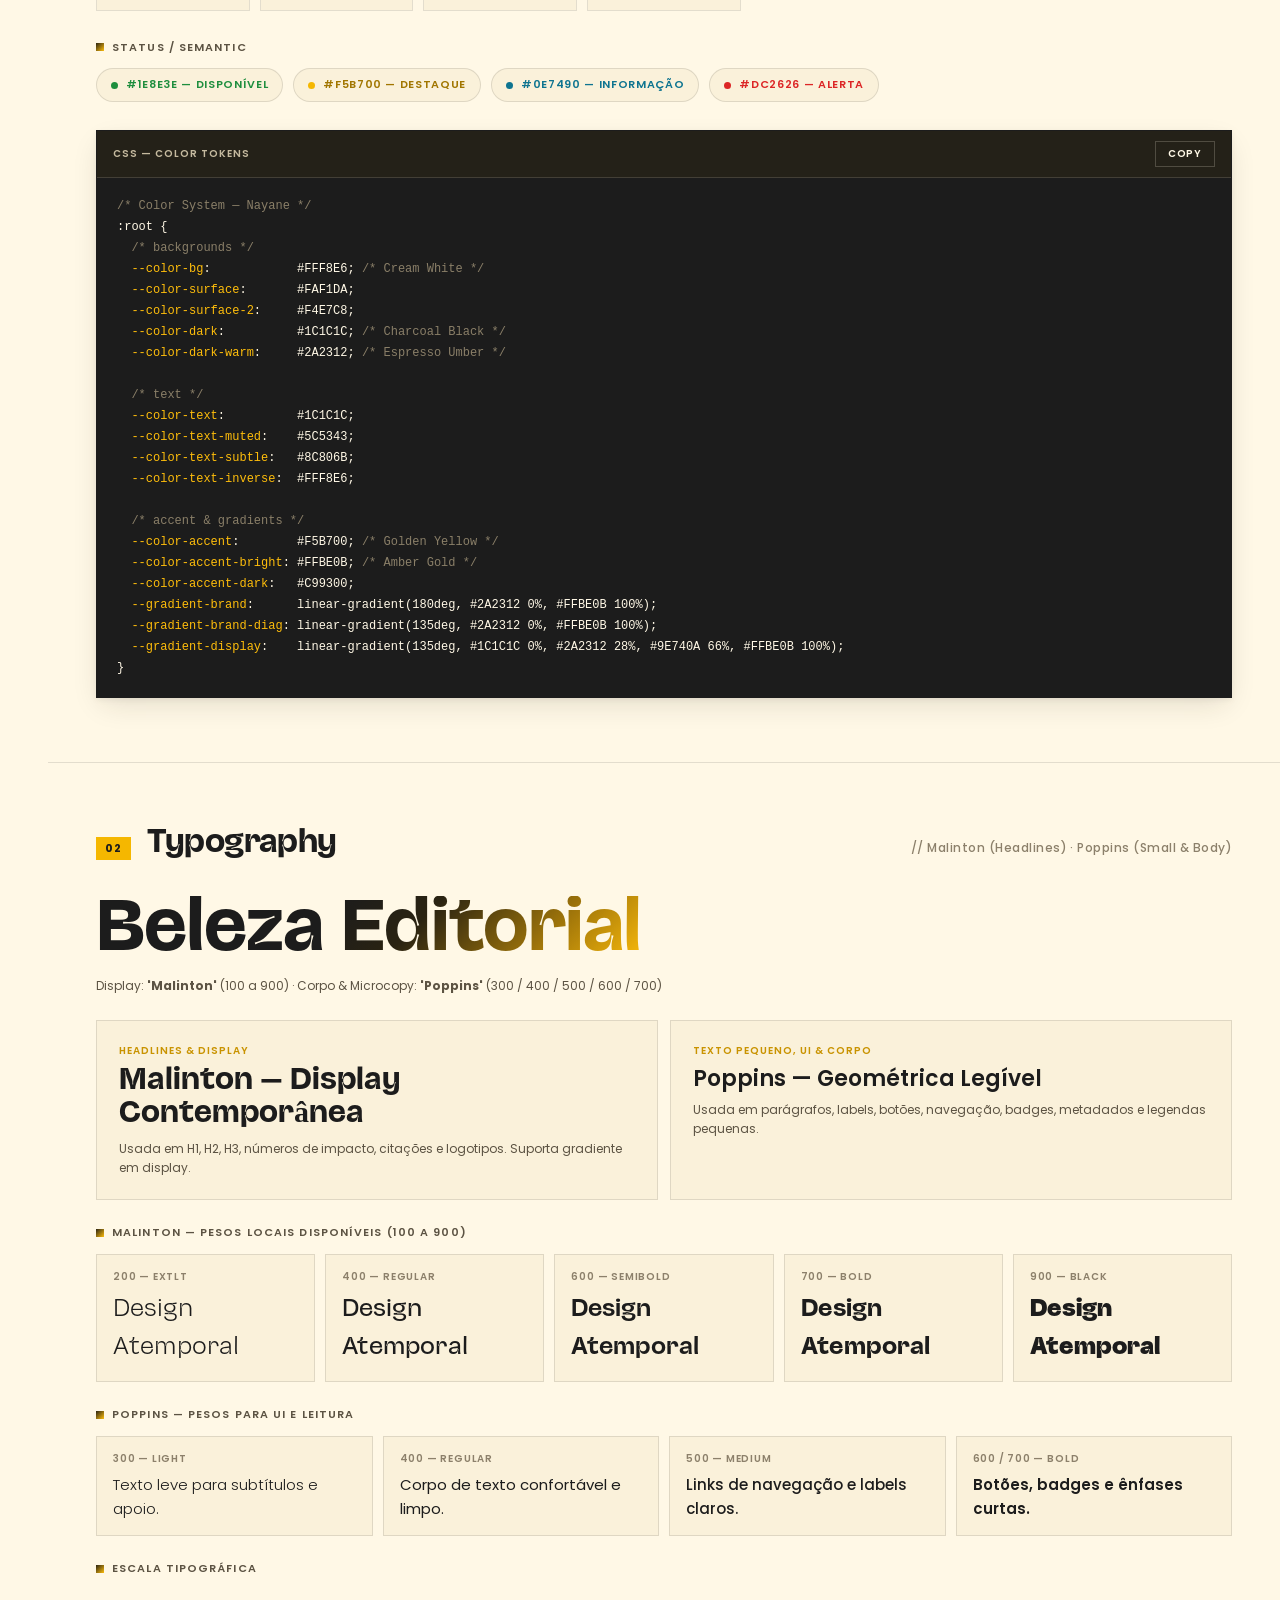
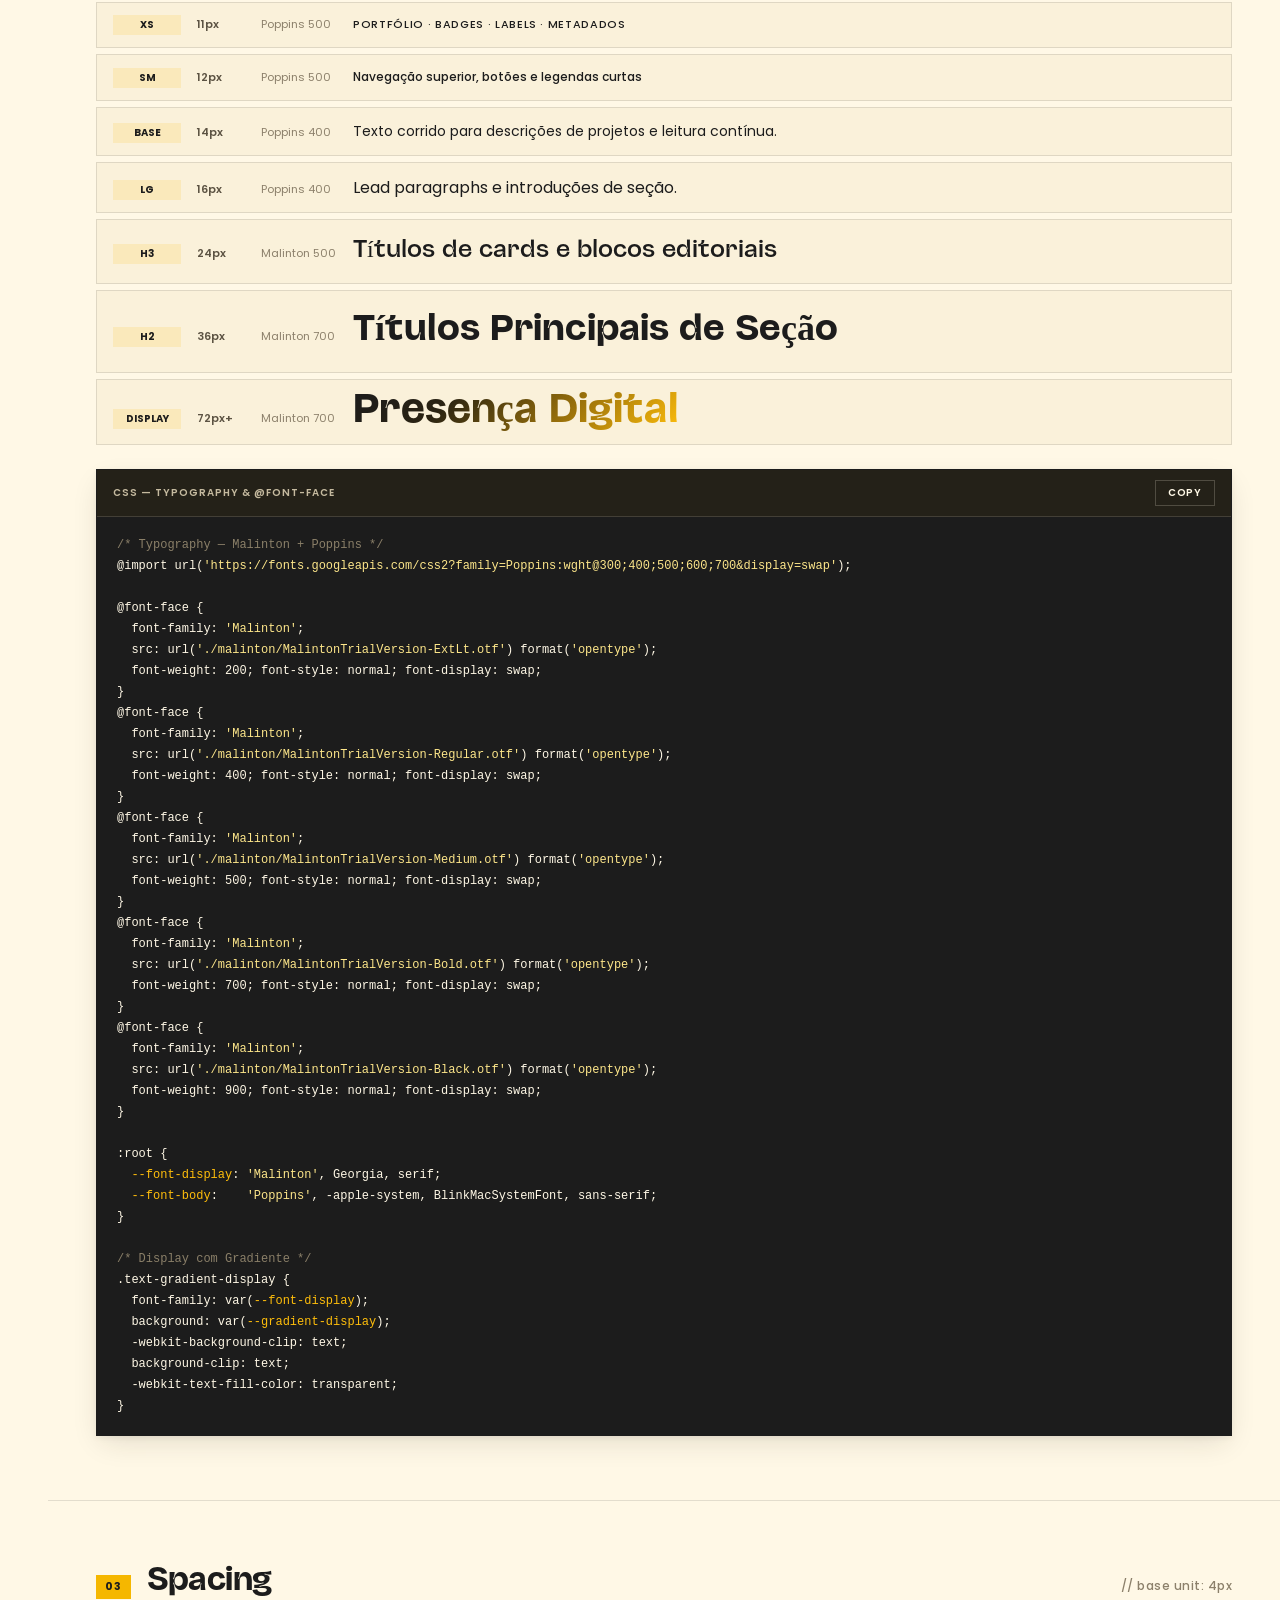
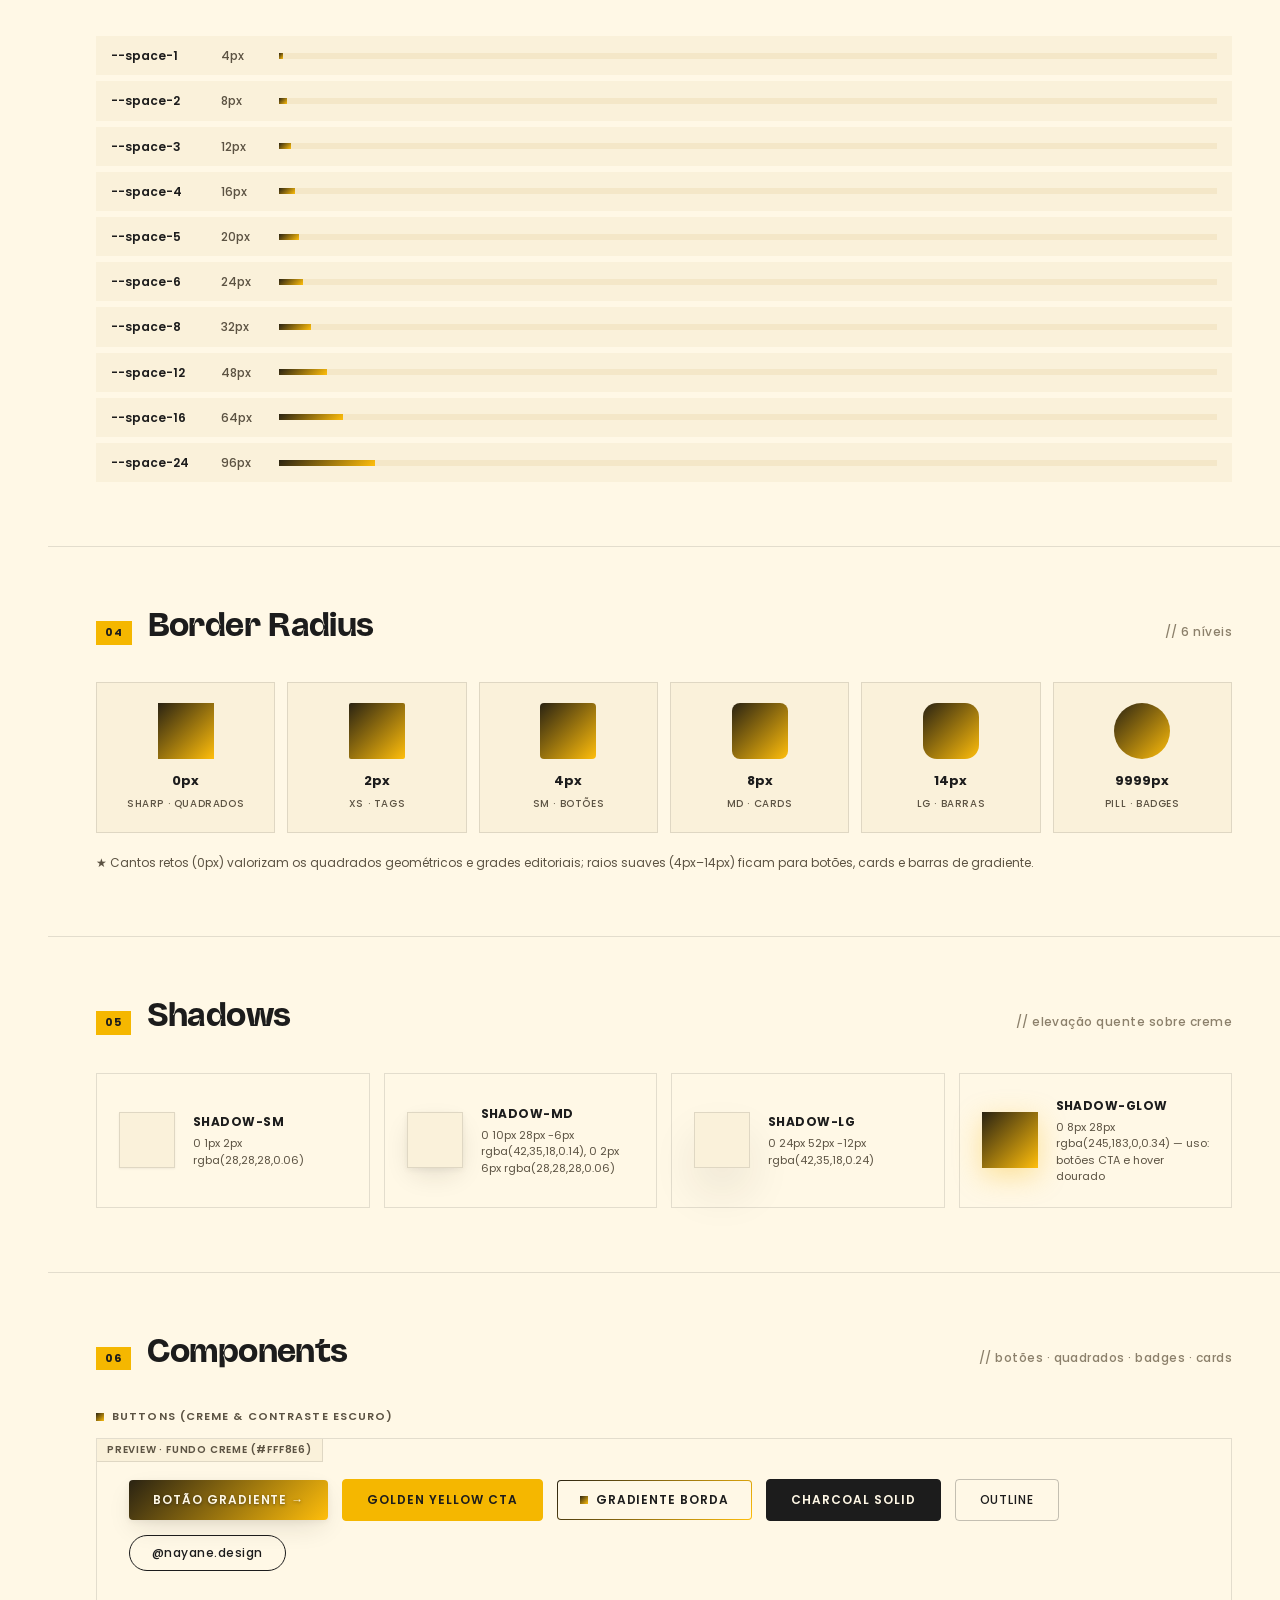
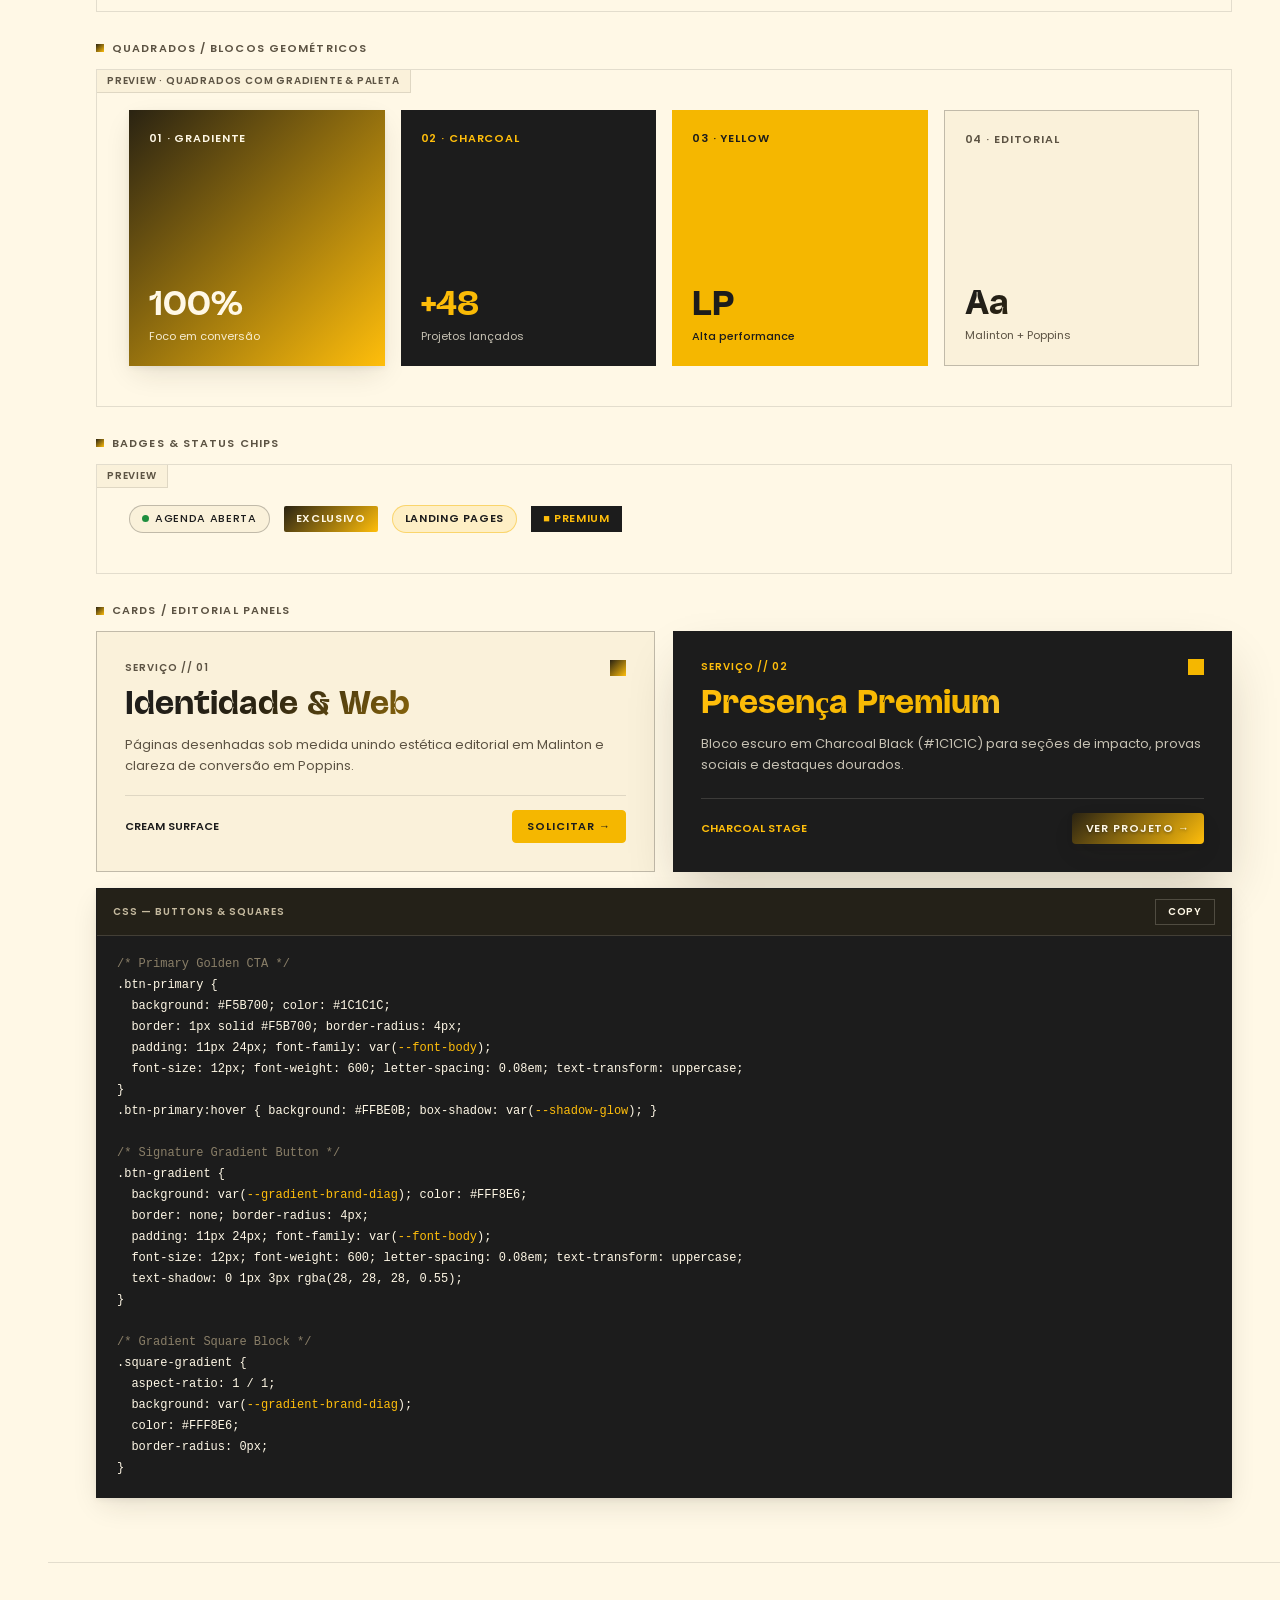
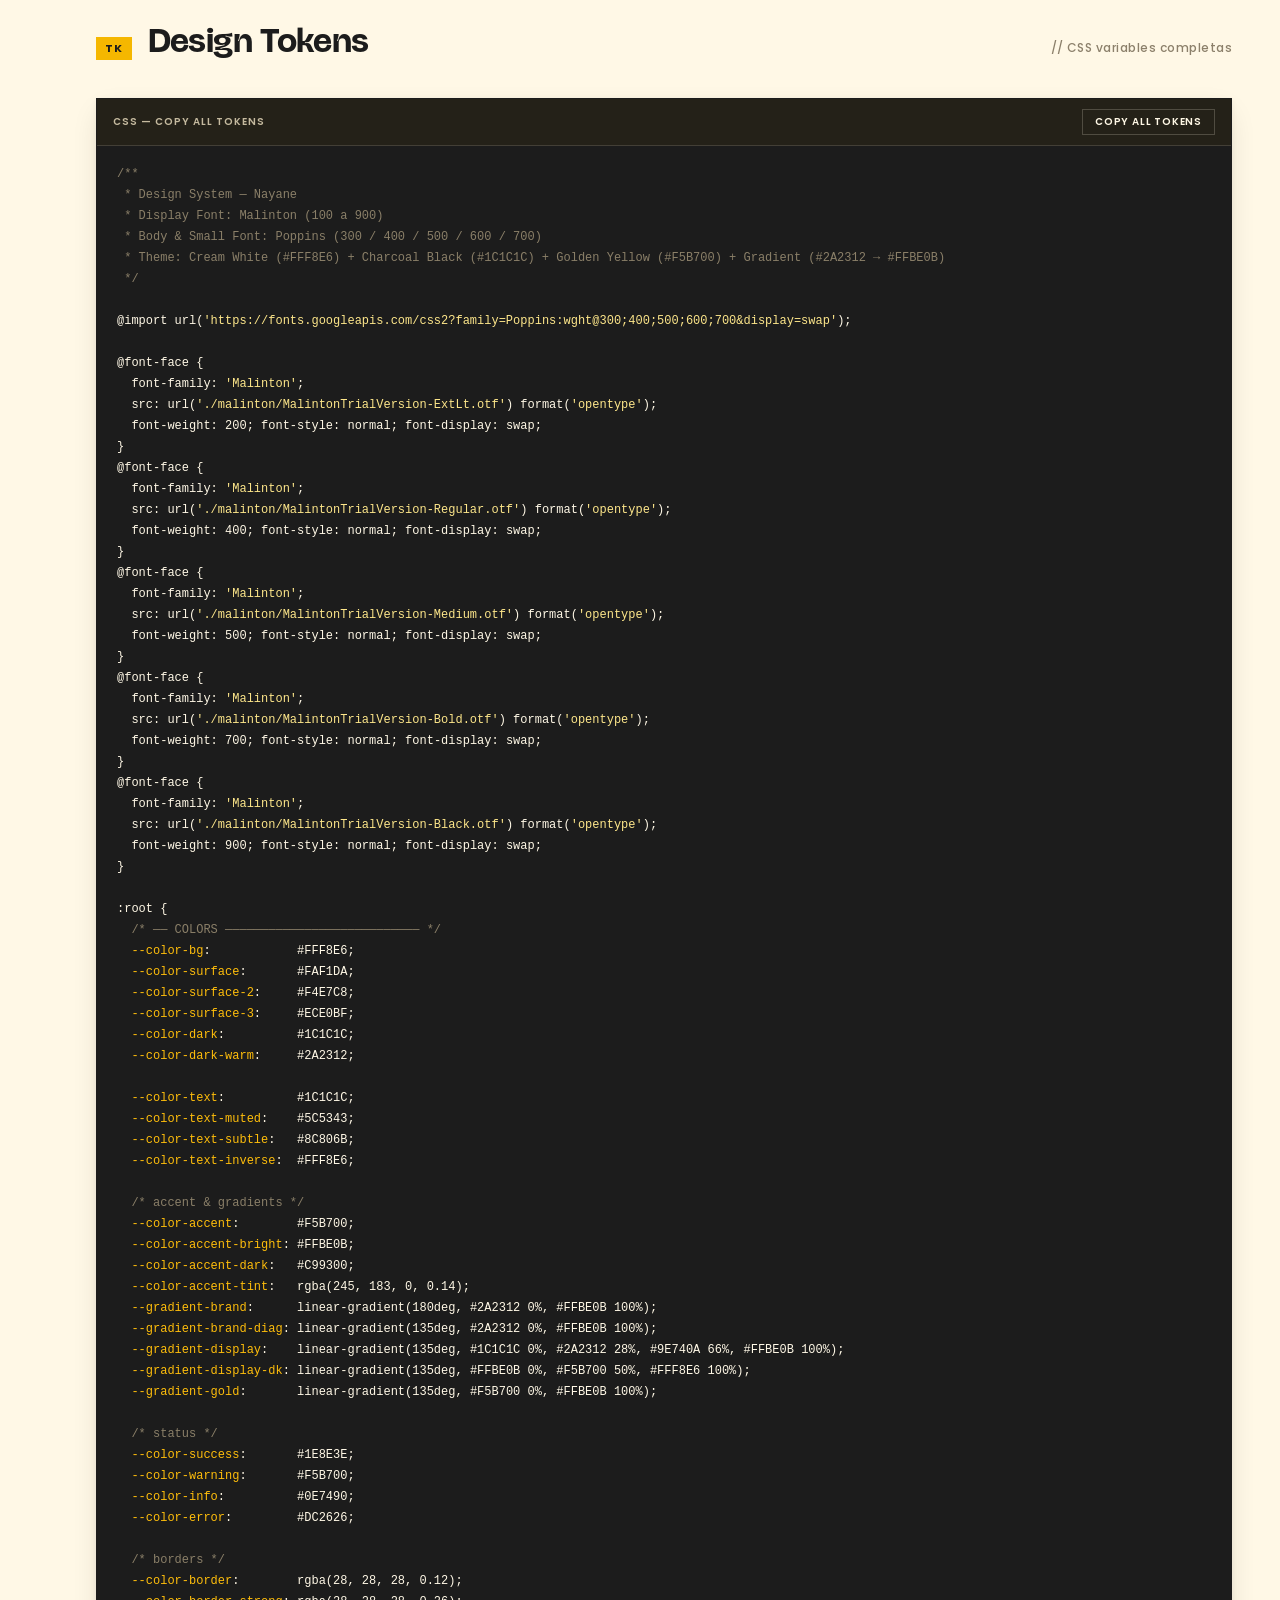
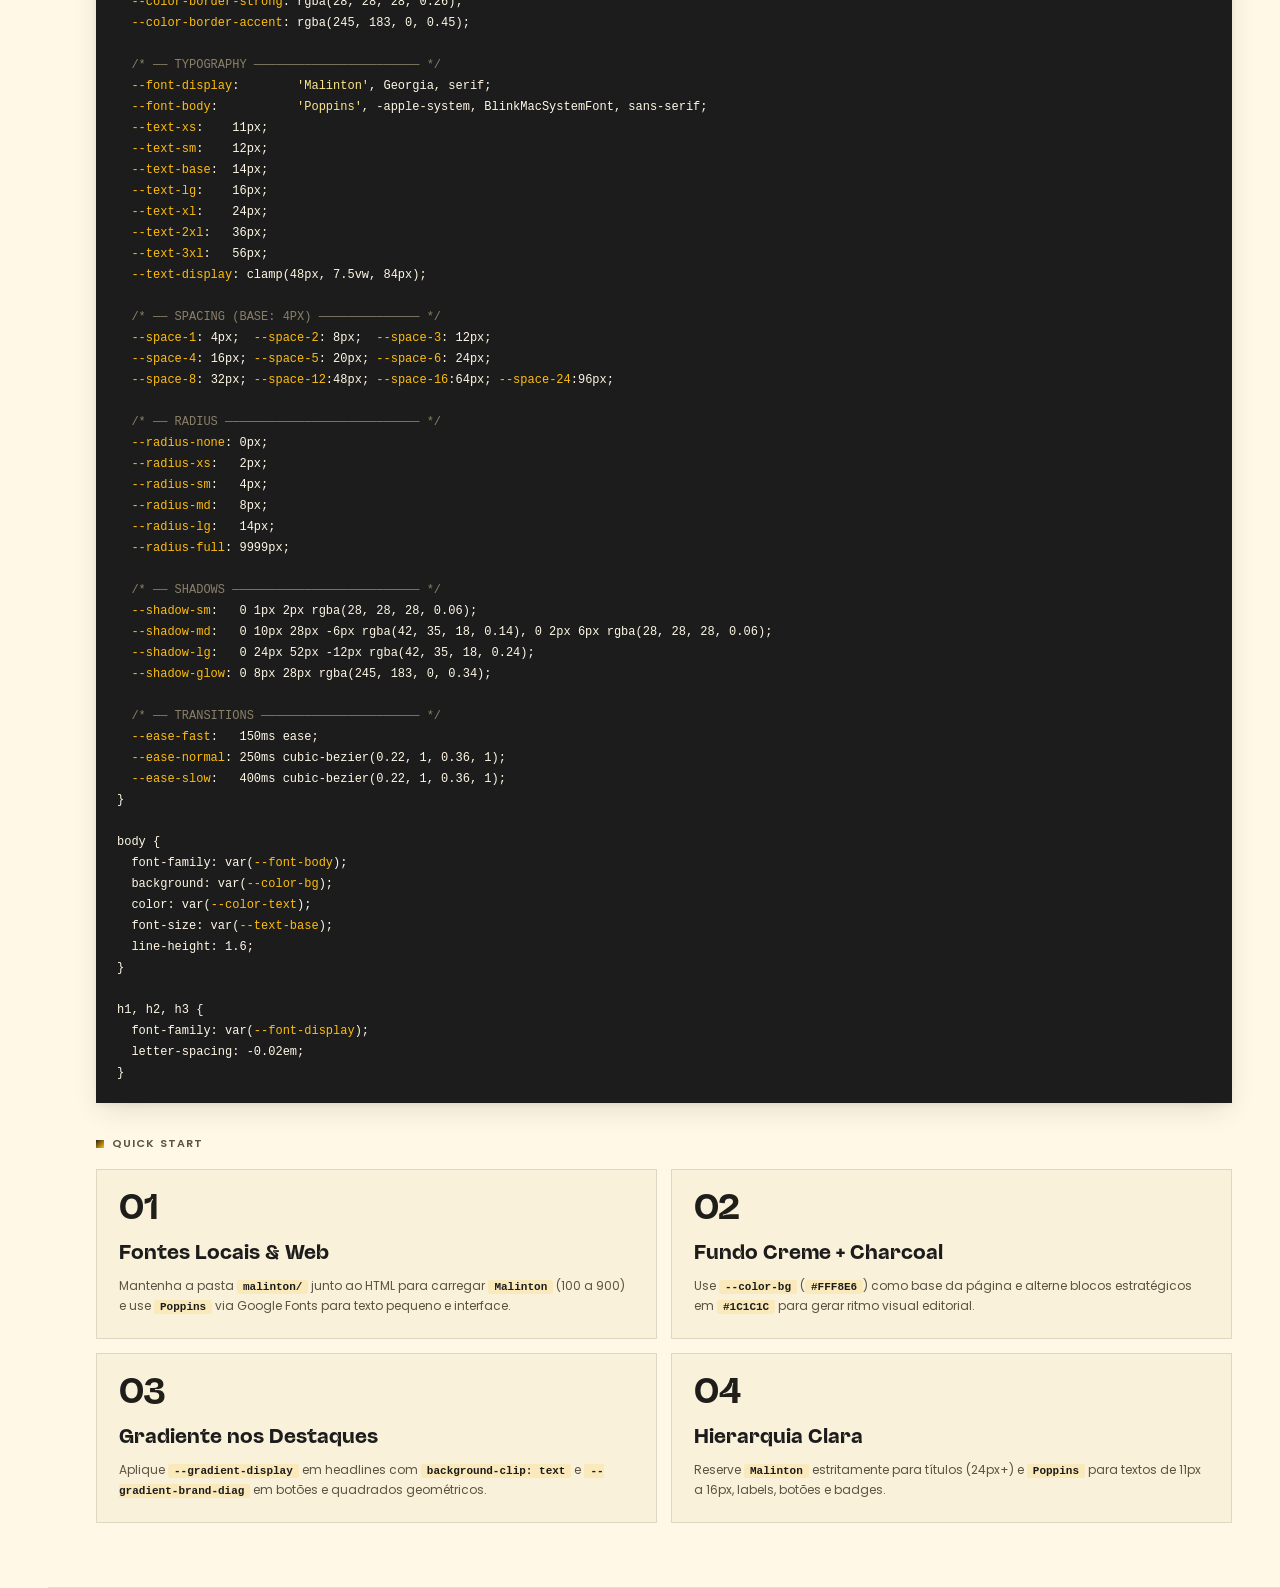
<file: design-system.html>
<!DOCTYPE html>
<html lang="pt-BR">
<head>
  <meta charset="UTF-8">
  <meta name="viewport" content="width=device-width, initial-scale=1.0">
  <title>NAYANE — Design System</title>
  <link rel="preconnect" href="https://fonts.googleapis.com">
  <link rel="preconnect" href="https://fonts.gstatic.com" crossorigin>
  <link href="https://fonts.googleapis.com/css2?family=Poppins:wght@300;400;500;600;700&display=swap" rel="stylesheet">
  <style>
    /* ─── LOCAL FONTS: MALINTON ──────────────────── */
    @font-face {
      font-family: 'Malinton';
      src: url('./malinton/MalintonTrialVersion-Thin.otf') format('opentype');
      font-weight: 100;
      font-style: normal;
      font-display: swap;
    }
    @font-face {
      font-family: 'Malinton';
      src: url('./malinton/MalintonTrialVersion-ExtLt.otf') format('opentype');
      font-weight: 200;
      font-style: normal;
      font-display: swap;
    }
    @font-face {
      font-family: 'Malinton';
      src: url('./malinton/MalintonTrialVersion-Light.otf') format('opentype');
      font-weight: 300;
      font-style: normal;
      font-display: swap;
    }
    @font-face {
      font-family: 'Malinton';
      src: url('./malinton/MalintonTrialVersion-Regular.otf') format('opentype');
      font-weight: 400;
      font-style: normal;
      font-display: swap;
    }
    @font-face {
      font-family: 'Malinton';
      src: url('./malinton/MalintonTrialVersion-Medium.otf') format('opentype');
      font-weight: 500;
      font-style: normal;
      font-display: swap;
    }
    @font-face {
      font-family: 'Malinton';
      src: url('./malinton/MalintonTrialVersion-SemiBold.otf') format('opentype');
      font-weight: 600;
      font-style: normal;
      font-display: swap;
    }
    @font-face {
      font-family: 'Malinton';
      src: url('./malinton/MalintonTrialVersion-Bold.otf') format('opentype');
      font-weight: 700;
      font-style: normal;
      font-display: swap;
    }
    @font-face {
      font-family: 'Malinton';
      src: url('./malinton/MalintonTrialVersion-ExtBd.otf') format('opentype');
      font-weight: 800;
      font-style: normal;
      font-display: swap;
    }
    @font-face {
      font-family: 'Malinton';
      src: url('./malinton/MalintonTrialVersion-Black.otf') format('opentype');
      font-weight: 900;
      font-style: normal;
      font-display: swap;
    }

    *, *::before, *::after { box-sizing: border-box; margin: 0; padding: 0; }

    :root {
      /* ── BACKGROUNDS (CREAM WHITE BASE) ── */
      --color-bg:            #FFF8E6;
      --color-surface:       #FAF1DA;
      --color-surface-2:     #F4E7C8;
      --color-surface-3:     #ECE0BF;
      --color-dark:          #1C1C1C;
      --color-dark-warm:     #2A2312;

      /* ── TEXT / FOREGROUND ── */
      --color-text:          #1C1C1C;
      --color-text-muted:    #5C5343;
      --color-text-subtle:   #8C806B;
      --color-text-inverse:  #FFF8E6;

      /* ── ACCENT / GOLDEN YELLOW ── */
      --color-accent:        #F5B700;
      --color-accent-bright: #FFBE0B;
      --color-accent-dark:   #C99300;
      --color-accent-tint:   rgba(245, 183, 0, 0.14);

      /* ── GRADIENTS ── */
      --gradient-brand:      linear-gradient(180deg, #2A2312 0%, #FFBE0B 100%);
      --gradient-brand-diag: linear-gradient(135deg, #2A2312 0%, #FFBE0B 100%);
      --gradient-display:    linear-gradient(135deg, #1C1C1C 0%, #2A2312 28%, #9E740A 66%, #FFBE0B 100%);
      --gradient-display-dk: linear-gradient(135deg, #FFBE0B 0%, #F5B700 50%, #FFF8E6 100%);
      --gradient-gold:       linear-gradient(135deg, #F5B700 0%, #FFBE0B 100%);

      /* ── BORDERS ── */
      --color-border:        rgba(28, 28, 28, 0.12);
      --color-border-strong: rgba(28, 28, 28, 0.26);
      --color-border-accent: rgba(245, 183, 0, 0.45);
      --color-border-dark:   rgba(255, 248, 230, 0.14);

      /* ── STATUS / SEMANTIC ── */
      --color-success:       #1E8E3E;
      --color-warning:       #F5B700;
      --color-info:          #0E7490;
      --color-error:         #DC2626;

      /* ── TYPOGRAPHY ── */
      --font-display:        'Malinton', Georgia, 'Times New Roman', serif;
      --font-body:           'Poppins', -apple-system, BlinkMacSystemFont, sans-serif;

      --text-xs:             11px;
      --text-sm:             12px;
      --text-base:           14px;
      --text-lg:             16px;
      --text-xl:             24px;
      --text-2xl:            36px;
      --text-3xl:            56px;
      --text-display:        clamp(48px, 7.5vw, 84px);

      /* ── SPACING (BASE 4PX) ── */
      --space-1:   4px;
      --space-2:   8px;
      --space-3:  12px;
      --space-4:  16px;
      --space-5:  20px;
      --space-6:  24px;
      --space-8:  32px;
      --space-12: 48px;
      --space-16: 64px;
      --space-24: 96px;

      /* ── RADIUS ── */
      --radius-none: 0px;
      --radius-xs:   2px;
      --radius-sm:   4px;
      --radius-md:   8px;
      --radius-lg:   14px;
      --radius-full: 9999px;

      /* ── SHADOWS ── */
      --shadow-sm:   0 1px 2px rgba(28, 28, 28, 0.06);
      --shadow-md:   0 10px 28px -6px rgba(42, 35, 18, 0.14), 0 2px 6px rgba(28, 28, 28, 0.06);
      --shadow-lg:   0 24px 52px -12px rgba(42, 35, 18, 0.24);
      --shadow-glow: 0 8px 28px rgba(245, 183, 0, 0.34);

      /* ── TRANSITIONS ── */
      --ease-fast:   150ms ease;
      --ease-normal: 250ms cubic-bezier(0.22, 1, 0.36, 1);
      --ease-slow:   400ms cubic-bezier(0.22, 1, 0.36, 1);
    }

    html { scroll-behavior: smooth; }

    body {
      font-family: var(--font-body);
      background: var(--color-bg);
      color: var(--color-text);
      font-size: var(--text-base);
      font-weight: 400;
      line-height: 1.6;
      overflow-x: hidden;
      -webkit-font-smoothing: antialiased;
    }

    /* ─── UTILITY: DISPLAY GRADIENT ───────────────── */
    .text-gradient-display {
      font-family: var(--font-display);
      background: var(--gradient-display);
      -webkit-background-clip: text;
      background-clip: text;
      -webkit-text-fill-color: transparent;
      color: transparent;
    }
    .text-gradient-brand {
      font-family: var(--font-display);
      background: var(--gradient-brand-diag);
      -webkit-background-clip: text;
      background-clip: text;
      -webkit-text-fill-color: transparent;
      color: transparent;
    }
    .text-gradient-dark-stage {
      font-family: var(--font-display);
      background: var(--gradient-display-dk);
      -webkit-background-clip: text;
      background-clip: text;
      -webkit-text-fill-color: transparent;
      color: transparent;
    }

    /* ─── SIDEBAR NAV ─────────────────────────────── */
    .sidebar {
      position: fixed; left: 0; top: 0; bottom: 0; width: 48px;
      background: var(--color-surface);
      border-right: 1px solid var(--color-border);
      display: flex; flex-direction: column; align-items: center;
      padding: 16px 0; gap: 4px; z-index: 100;
    }
    .sidebar-num {
      width: 30px; height: 30px;
      border: 1px solid var(--color-border);
      background: var(--color-bg);
      display: flex; align-items: center; justify-content: center;
      font-family: var(--font-body);
      font-size: 10px; font-weight: 600; color: var(--color-text-subtle);
      cursor: pointer; transition: all var(--ease-fast); text-decoration: none;
      letter-spacing: 0.04em;
    }
    .sidebar-num:hover {
      border-color: var(--color-dark);
      color: var(--color-dark);
      background: var(--color-accent-tint);
    }
    .sidebar-num.active {
      border-color: transparent;
      color: var(--color-text-inverse);
      background: var(--gradient-brand-diag);
      box-shadow: var(--shadow-sm);
    }
    .sidebar-line {
      width: 1px; flex: 1; background: var(--color-border); margin: 8px 0;
    }

    /* ─── TOP NAV ─────────────────────────────────── */
    .topnav {
      position: fixed; top: 0; left: 48px; right: 0; height: 48px;
      background: rgba(255, 248, 230, 0.88);
      border-bottom: 1px solid var(--color-border);
      backdrop-filter: blur(12px);
      display: flex; align-items: center; z-index: 100;
    }
    .topnav-logo {
      padding: 0 22px; height: 100%;
      display: flex; align-items: center; gap: 10px;
      font-family: var(--font-display);
      font-size: 20px; font-weight: 700; letter-spacing: -0.02em;
      color: var(--color-text);
      border-right: 1px solid var(--color-border);
    }
    .topnav-logo .dot-sq {
      width: 10px; height: 10px; display: inline-block;
      background: var(--gradient-brand-diag);
    }
    .topnav-badge {
      margin-left: 14px; padding: 3px 10px;
      border: 1px solid var(--color-border);
      background: var(--color-surface);
      border-radius: var(--radius-full);
      font-size: 10px; font-weight: 500; color: var(--color-text-muted);
      letter-spacing: 0.08em; text-transform: uppercase;
      display: flex; align-items: center; gap: 6px;
    }
    .topnav-badge .dot {
      width: 6px; height: 6px; border-radius: 50%; background: var(--color-accent);
      box-shadow: 0 0 8px var(--color-accent);
      animation: pulse 2.2s infinite;
    }
    @keyframes pulse { 0%,100% { opacity: 1; } 50% { opacity: 0.35; } }

    .topnav-links {
      display: flex; align-items: center; height: 100%;
      margin-left: auto; border-left: 1px solid var(--color-border);
    }
    .topnav-link {
      padding: 0 18px; height: 100%; display: flex; align-items: center;
      font-size: 11px; font-weight: 500; letter-spacing: 0.08em;
      color: var(--color-text-muted); text-decoration: none;
      border-right: 1px solid var(--color-border); transition: all var(--ease-fast);
      text-transform: uppercase;
    }
    .topnav-link:hover { color: var(--color-text); background: var(--color-surface); }
    .topnav-cta {
      padding: 0 22px; height: 100%; display: flex; align-items: center; gap: 8px;
      background: var(--color-dark); color: var(--color-text-inverse);
      font-size: 11px; font-weight: 600; letter-spacing: 0.1em;
      text-decoration: none; text-transform: uppercase;
      transition: all var(--ease-fast);
    }
    .topnav-cta:hover { background: var(--color-accent); color: var(--color-dark); }

    /* ─── MAIN LAYOUT ─────────────────────────────── */
    .main { margin-left: 48px; padding-top: 48px; }

    /* ─── HERO ────────────────────────────────────── */
    .hero {
      min-height: 400px; position: relative;
      display: flex; align-items: flex-end; justify-content: space-between; gap: 40px;
      padding: 64px 48px 56px; overflow: hidden;
      border-bottom: 1px solid var(--color-border);
      background: var(--color-bg);
    }
    .hero-bg {
      position: absolute; inset: 0; z-index: 0; pointer-events: none;
      background:
        radial-gradient(ellipse 55% 75% at 82% 35%, rgba(255, 190, 11, 0.22) 0%, rgba(245, 183, 0, 0.08) 45%, transparent 72%),
        radial-gradient(ellipse 40% 55% at 70% 85%, rgba(42, 35, 18, 0.08) 0%, transparent 65%);
    }
    .hero-grid {
      position: absolute; inset: 0; z-index: 0; pointer-events: none;
      background-image:
        linear-gradient(rgba(28, 28, 28, 0.04) 1px, transparent 1px),
        linear-gradient(90deg, rgba(28, 28, 28, 0.04) 1px, transparent 1px);
      background-size: 40px 40px;
    }
    .hero-content { position: relative; z-index: 1; max-width: 680px; }
    .hero-status {
      display: inline-flex; align-items: center; gap: 8px;
      font-size: 11px; font-weight: 600; letter-spacing: 0.12em;
      color: var(--color-text-muted); text-transform: uppercase;
      margin-bottom: 20px;
      padding: 4px 12px;
      border: 1px solid var(--color-border);
      background: var(--color-surface);
      border-radius: var(--radius-full);
    }
    .hero-status .dot { width: 6px; height: 6px; border-radius: 50%; background: var(--color-accent); }
    .hero h1 {
      font-family: var(--font-display);
      font-size: var(--text-display);
      font-weight: 700;
      line-height: 0.92;
      letter-spacing: -0.02em;
      margin-bottom: 18px;
      color: var(--color-text);
    }
    .hero h1 .thin {
      font-weight: 200;
      color: var(--color-text-muted);
    }
    .hero-sub {
      font-size: 13px; color: var(--color-text-muted); max-width: 520px;
      line-height: 1.75; margin-bottom: 28px;
      border-left: 3px solid var(--color-accent);
      padding-left: 16px;
    }
    .hero-actions { display: flex; gap: 12px; align-items: center; flex-wrap: wrap; }

    .hero-visual {
      position: relative; z-index: 1;
      display: flex; flex-direction: column; align-items: flex-end; gap: 14px;
      flex-shrink: 0;
    }
    .hero-squares {
      display: grid; grid-template-columns: repeat(2, 84px); gap: 10px;
    }
    .sq-demo {
      width: 84px; height: 84px;
      display: flex; flex-direction: column; justify-content: space-between;
      padding: 10px; font-size: 10px; font-weight: 600; letter-spacing: 0.06em;
      text-transform: uppercase; transition: transform var(--ease-normal);
    }
    .sq-demo:hover { transform: translateY(-3px); }
    .sq-grad {
      background: var(--gradient-brand-diag); color: var(--color-text-inverse);
      box-shadow: var(--shadow-md);
    }
    .sq-charcoal {
      background: var(--color-dark); color: var(--color-text-inverse);
    }
    .sq-yellow {
      background: var(--color-accent); color: var(--color-dark);
    }
    .sq-outline {
      background: var(--color-surface); color: var(--color-text);
      border: 1px solid var(--color-border-strong);
    }

    .hero-meta {
      display: flex; gap: 18px; margin-top: 24px; flex-wrap: wrap;
    }
    .hero-meta-item {
      font-size: 11px; font-weight: 500; color: var(--color-text-muted);
      display: flex; align-items: center; gap: 7px; letter-spacing: 0.04em;
    }
    .hero-meta-item::before {
      content: ''; width: 7px; height: 7px; display: inline-block;
      background: var(--gradient-brand-diag);
    }

    /* ─── BUTTONS (GLOBAL REUSABLE) ───────────────── */
    .btn-primary {
      background: var(--color-accent); color: var(--color-dark);
      border: 1px solid var(--color-accent);
      border-radius: var(--radius-sm);
      padding: 11px 24px;
      font-family: var(--font-body); font-size: 12px; font-weight: 600;
      letter-spacing: 0.08em; text-transform: uppercase;
      cursor: pointer; transition: all var(--ease-fast);
      display: inline-flex; align-items: center; gap: 8px;
    }
    .btn-primary:hover {
      background: var(--color-accent-bright);
      border-color: var(--color-accent-bright);
      box-shadow: var(--shadow-glow);
      transform: translateY(-1px);
    }

    .btn-gradient {
      background: var(--gradient-brand-diag);
      color: var(--color-text-inverse);
      border: none; border-radius: var(--radius-sm);
      padding: 11px 24px;
      font-family: var(--font-body); font-size: 12px; font-weight: 600;
      letter-spacing: 0.08em; text-transform: uppercase;
      text-shadow: 0 1px 3px rgba(28, 28, 28, 0.55);
      cursor: pointer; transition: all var(--ease-fast);
      display: inline-flex; align-items: center; gap: 8px;
      box-shadow: var(--shadow-md);
    }
    .btn-gradient:hover {
      filter: brightness(1.06);
      box-shadow: var(--shadow-glow);
      transform: translateY(-1px);
    }

    .btn-gradient-frame {
      background:
        linear-gradient(var(--color-bg), var(--color-bg)) padding-box,
        var(--gradient-brand-diag) border-box;
      color: var(--color-text);
      border: 1.5px solid transparent;
      border-radius: var(--radius-sm);
      padding: 10px 22px;
      font-family: var(--font-body); font-size: 12px; font-weight: 600;
      letter-spacing: 0.08em; text-transform: uppercase;
      cursor: pointer; transition: all var(--ease-fast);
      display: inline-flex; align-items: center; gap: 8px;
    }
    .btn-gradient-frame .sq-dot {
      width: 8px; height: 8px; background: var(--gradient-brand-diag); display: inline-block;
    }
    .btn-gradient-frame:hover {
      background:
        linear-gradient(var(--color-surface), var(--color-surface)) padding-box,
        var(--gradient-brand-diag) border-box;
      transform: translateY(-1px);
    }

    .btn-dark {
      background: var(--color-dark); color: var(--color-text-inverse);
      border: 1px solid var(--color-dark);
      border-radius: var(--radius-sm);
      padding: 11px 24px;
      font-family: var(--font-body); font-size: 12px; font-weight: 600;
      letter-spacing: 0.08em; text-transform: uppercase;
      cursor: pointer; transition: all var(--ease-fast);
      display: inline-flex; align-items: center; gap: 8px;
    }
    .btn-dark:hover { background: var(--color-dark-warm); transform: translateY(-1px); }

    .btn-secondary {
      background: transparent; color: var(--color-text);
      border: 1px solid var(--color-border-strong);
      border-radius: var(--radius-sm);
      padding: 11px 24px;
      font-family: var(--font-body); font-size: 12px; font-weight: 500;
      letter-spacing: 0.08em; text-transform: uppercase;
      cursor: pointer; transition: all var(--ease-fast);
      display: inline-flex; align-items: center; gap: 8px;
    }
    .btn-secondary:hover {
      border-color: var(--color-dark);
      background: var(--color-surface);
    }

    .btn-pill {
      background: transparent; color: var(--color-text);
      border: 1px solid var(--color-dark);
      border-radius: var(--radius-full);
      padding: 8px 22px;
      font-family: var(--font-body); font-size: 12px; font-weight: 500;
      letter-spacing: 0.04em;
      cursor: pointer; transition: all var(--ease-fast);
      display: inline-flex; align-items: center; gap: 8px;
    }
    .btn-pill:hover {
      background: var(--color-dark); color: var(--color-text-inverse);
    }

    /* ─── SECTION ─────────────────────────────────── */
    .section {
      padding: 64px 48px;
      border-bottom: 1px solid var(--color-border);
      scroll-margin-top: 52px;
    }
    .section-header {
      display: flex; align-items: baseline; gap: 16px; margin-bottom: 36px; flex-wrap: wrap;
    }
    .section-index {
      font-size: 11px; font-weight: 700; color: var(--color-dark);
      letter-spacing: 0.08em; background: var(--color-accent);
      padding: 3px 9px;
    }
    .section-title {
      font-family: var(--font-display);
      font-size: 32px; font-weight: 700; letter-spacing: -0.02em; line-height: 1.1;
    }
    .section-desc {
      font-size: 12px; font-weight: 500; color: var(--color-text-subtle);
      margin-left: auto; letter-spacing: 0.04em;
    }
    .sub-label {
      font-size: 11px; font-weight: 600; color: var(--color-text-muted);
      letter-spacing: 0.1em; text-transform: uppercase;
      margin-bottom: 12px; display: flex; align-items: center; gap: 8px;
    }
    .sub-label::before {
      content: ''; width: 8px; height: 8px; background: var(--gradient-brand-diag); display: inline-block;
    }

    /* ─── 01: COLORS & GRADIENT ───────────────────── */
    .gradient-showcase {
      display: grid; grid-template-columns: 1.4fr 1fr; gap: 16px; margin-bottom: 32px;
    }
    .grad-bars-card {
      background: var(--color-surface);
      border: 1px solid var(--color-border);
      padding: 28px 24px;
      display: flex; align-items: center; justify-content: space-around; gap: 20px;
    }
    .grad-pillar-wrap {
      display: flex; flex-direction: column; align-items: center; gap: 14px;
      cursor: pointer; transition: transform var(--ease-normal);
    }
    .grad-pillar-wrap:hover { transform: translateY(-4px); }
    .grad-pillar {
      width: 68px; height: 190px; border-radius: var(--radius-lg);
      box-shadow: var(--shadow-lg);
      display: flex; flex-direction: column; justify-content: space-between; align-items: center;
      padding: 12px 6px; font-size: 10px; font-weight: 600; letter-spacing: 0.04em;
      color: var(--color-text-inverse);
    }
    .grad-pillar .bot-tag { color: var(--color-dark); font-weight: 700; }
    .grad-dot {
      width: 30px; height: 30px; border-radius: 50%;
      box-shadow: var(--shadow-md);
    }
    .grad-specs {
      display: flex; flex-direction: column; gap: 10px;
    }
    .grad-token-card {
      background: var(--color-surface); border: 1px solid var(--color-border);
      padding: 16px; display: flex; align-items: center; gap: 14px;
      cursor: pointer; transition: border-color var(--ease-fast);
    }
    .grad-token-card:hover { border-color: var(--color-dark); }
    .grad-sq-preview {
      width: 52px; height: 52px; flex-shrink: 0;
      box-shadow: var(--shadow-sm);
    }
    .grad-token-name { font-size: 12px; font-weight: 600; color: var(--color-text); }
    .grad-token-val { font-size: 11px; color: var(--color-text-muted); margin-top: 2px; }

    .accent-strip {
      display: flex; gap: 0; margin-bottom: 28px;
      border: 1px solid var(--color-border-strong);
      overflow: hidden;
    }
    .accent-block {
      flex: 1; padding: 22px 16px; cursor: pointer; transition: opacity var(--ease-fast);
    }
    .accent-block:hover { opacity: 0.9; }
    .accent-block .hex { font-size: 13px; font-weight: 700; color: var(--color-dark); }
    .accent-block .label {
      font-size: 11px; font-weight: 500; color: rgba(28, 28, 28, 0.72);
      margin-top: 3px; text-transform: uppercase; letter-spacing: 0.06em;
    }
    .accent-block.dark .hex { color: var(--color-text-inverse); }
    .accent-block.dark .label { color: rgba(255, 248, 230, 0.72); }

    .color-grid {
      display: grid; grid-template-columns: repeat(auto-fill, minmax(145px, 1fr));
      gap: 10px; margin-bottom: 28px;
    }
    .color-card {
      cursor: pointer; transition: all var(--ease-fast);
      border: 1px solid var(--color-border);
      background: var(--color-bg);
    }
    .color-card:hover { transform: translateY(-3px); border-color: var(--color-dark); box-shadow: var(--shadow-md); }
    .color-swatch { height: 72px; border-bottom: 1px solid var(--color-border); }
    .color-info { padding: 10px 12px; background: var(--color-surface); }
    .color-hex { font-size: 12px; font-weight: 700; color: var(--color-text); }
    .color-name {
      font-size: 10px; font-weight: 500; color: var(--color-text-muted);
      margin-top: 2px; letter-spacing: 0.05em; text-transform: uppercase;
    }

    .status-row { display: flex; gap: 10px; flex-wrap: wrap; margin-bottom: 28px; }
    .status-chip {
      display: inline-flex; align-items: center; gap: 8px;
      padding: 7px 14px; border: 1px solid var(--color-border);
      background: var(--color-surface); border-radius: var(--radius-full);
      font-size: 11px; font-weight: 600; letter-spacing: 0.06em; text-transform: uppercase;
      cursor: pointer; transition: border-color var(--ease-fast);
    }
    .status-chip:hover { border-color: var(--color-dark); }
    .status-dot { width: 7px; height: 7px; border-radius: 50%; }

    /* ─── 02: TYPOGRAPHY ──────────────────────────── */
    .type-hero {
      font-family: var(--font-display);
      font-size: clamp(44px, 6vw, 72px);
      font-weight: 700; line-height: 0.95; letter-spacing: -0.02em;
      margin-bottom: 10px;
    }
    .type-pairing-bar {
      display: grid; grid-template-columns: 1fr 1fr; gap: 12px; margin: 24px 0;
    }
    .pairing-card {
      background: var(--color-surface); border: 1px solid var(--color-border);
      padding: 22px;
    }
    .pairing-role {
      font-size: 10px; font-weight: 600; letter-spacing: 0.1em;
      text-transform: uppercase; color: var(--color-accent-dark); margin-bottom: 6px;
    }
    .pairing-title-display {
      font-family: var(--font-display); font-size: 30px; font-weight: 700;
      line-height: 1.1; margin-bottom: 8px;
    }
    .pairing-title-poppins {
      font-family: var(--font-body); font-size: 22px; font-weight: 600;
      line-height: 1.25; margin-bottom: 8px;
    }
    .pairing-meta { font-size: 12px; color: var(--color-text-muted); }

    .weight-row { display: flex; gap: 10px; flex-wrap: wrap; margin-bottom: 24px; }
    .weight-chip {
      flex: 1; min-width: 190px;
      padding: 14px 16px; border: 1px solid var(--color-border);
      background: var(--color-surface); transition: border-color var(--ease-fast);
    }
    .weight-chip:hover { border-color: var(--color-dark); }
    .weight-label {
      font-size: 10px; font-weight: 600; color: var(--color-text-subtle);
      text-transform: uppercase; letter-spacing: 0.08em; margin-bottom: 6px;
    }

    .type-grid { display: grid; gap: 6px; margin: 24px 0; }
    .type-row {
      display: flex; align-items: baseline; gap: 16px;
      padding: 12px 16px; border: 1px solid var(--color-border);
      background: var(--color-surface); transition: border-color var(--ease-fast);
    }
    .type-row:hover { border-color: var(--color-dark); }
    .type-tag {
      font-size: 10px; font-weight: 700; color: var(--color-dark);
      background: var(--color-accent-tint); padding: 2px 7px;
      width: 68px; text-align: center; flex-shrink: 0; text-transform: uppercase;
    }
    .type-px { font-size: 11px; font-weight: 600; color: var(--color-text-muted); width: 48px; flex-shrink: 0; }
    .type-weight { font-size: 11px; color: var(--color-text-subtle); width: 76px; flex-shrink: 0; }

    /* ─── 03: SPACING ─────────────────────────────── */
    .spacing-list { display: flex; flex-direction: column; gap: 6px; }
    .spacing-row {
      display: flex; align-items: center; gap: 14px;
      padding: 9px 14px; border: 1px solid transparent;
      background: var(--color-surface); transition: border-color var(--ease-fast);
    }
    .spacing-row:hover { border-color: var(--color-border-strong); }
    .sp-var { font-size: 12px; font-weight: 600; color: var(--color-dark); width: 96px; flex-shrink: 0; }
    .sp-px { font-size: 12px; font-weight: 500; color: var(--color-text-muted); width: 44px; flex-shrink: 0; }
    .sp-bar-wrap { flex: 1; height: 6px; background: var(--color-surface-2); }
    .sp-bar { height: 100%; background: var(--gradient-brand-diag); }

    /* ─── 04: RADIUS ──────────────────────────────── */
    .radius-grid { display: flex; gap: 12px; flex-wrap: wrap; margin-bottom: 20px; }
    .radius-card {
      background: var(--color-surface); border: 1px solid var(--color-border);
      padding: 20px; text-align: center; transition: all var(--ease-fast);
      min-width: 120px; flex: 1;
    }
    .radius-card:hover { border-color: var(--color-dark); transform: translateY(-2px); }
    .radius-shape {
      width: 56px; height: 56px; margin: 0 auto 12px;
      background: var(--gradient-brand-diag);
    }
    .radius-val { font-size: 13px; font-weight: 700; color: var(--color-text); }
    .radius-name {
      font-size: 10px; font-weight: 500; color: var(--color-text-muted);
      margin-top: 4px; text-transform: uppercase; letter-spacing: 0.06em;
    }

    /* ─── 05: SHADOWS ─────────────────────────────── */
    .shadow-list { display: grid; grid-template-columns: repeat(auto-fit, minmax(260px, 1fr)); gap: 14px; }
    .shadow-card {
      display: flex; align-items: center; gap: 18px;
      padding: 22px; border: 1px solid var(--color-border);
      background: var(--color-bg); transition: border-color var(--ease-fast);
    }
    .shadow-card:hover { border-color: var(--color-dark); }
    .shadow-preview {
      width: 56px; height: 56px; background: var(--color-surface);
      border: 1px solid var(--color-border); flex-shrink: 0;
    }
    .shadow-name {
      font-size: 12px; font-weight: 700; color: var(--color-dark);
      margin-bottom: 4px; text-transform: uppercase; letter-spacing: 0.04em;
    }
    .shadow-code { font-size: 11px; color: var(--color-text-muted); line-height: 1.5; word-break: break-word; }

    /* ─── 06: COMPONENTS ──────────────────────────── */
    .comp-stage {
      background: var(--color-bg); border: 1px solid var(--color-border);
      padding: 40px 32px; margin-bottom: 14px; position: relative;
    }
    .comp-stage.dark-stage {
      background: var(--color-dark);
      border-color: var(--color-dark);
      color: var(--color-text-inverse);
    }
    .comp-stage-label {
      position: absolute; top: 0; left: 0;
      background: var(--color-surface); border-right: 1px solid var(--color-border);
      border-bottom: 1px solid var(--color-border);
      font-size: 10px; font-weight: 600; color: var(--color-text-muted);
      padding: 3px 10px; text-transform: uppercase; letter-spacing: 0.08em;
    }
    .comp-stage.dark-stage .comp-stage-label {
      background: var(--color-dark-warm); color: var(--color-accent-bright);
      border-color: var(--color-border-dark);
    }
    .comp-row { display: flex; gap: 14px; align-items: center; flex-wrap: wrap; }

    .squares-grid {
      display: grid; grid-template-columns: repeat(auto-fit, minmax(175px, 1fr)); gap: 16px;
    }
    .square-showcase-card {
      aspect-ratio: 1 / 1; padding: 20px;
      display: flex; flex-direction: column; justify-content: space-between;
      transition: transform var(--ease-normal);
    }
    .square-showcase-card:hover { transform: translateY(-4px); }

    .cards-grid {
      display: grid; grid-template-columns: repeat(auto-fit, minmax(280px, 1fr)); gap: 18px;
    }

    /* ─── CODE BLOCKS (CHARCOAL BLACK FOR CONTRAST) ─ */
    .code-wrap, .tokens-full {
      background: var(--color-dark);
      border: 1px solid var(--color-dark);
      position: relative; overflow: hidden;
      margin-top: 16px;
      box-shadow: var(--shadow-md);
    }
    .code-header {
      display: flex; align-items: center; justify-content: space-between;
      padding: 10px 16px;
      border-bottom: 1px solid var(--color-border-dark);
      background: #242118;
    }
    .code-lang {
      font-size: 10px; font-weight: 600; color: #C5BA9F;
      text-transform: uppercase; letter-spacing: 0.1em;
    }
    .copy-btn {
      background: transparent; border: 1px solid rgba(255, 248, 230, 0.2);
      color: var(--color-text-inverse); font-family: var(--font-body);
      font-size: 10px; font-weight: 600;
      padding: 4px 12px; cursor: pointer; letter-spacing: 0.08em; text-transform: uppercase;
      transition: all var(--ease-fast);
    }
    .copy-btn:hover { border-color: var(--color-accent-bright); color: var(--color-accent-bright); }
    .code-wrap pre, .tokens-full pre {
      padding: 18px 20px; font-family: ui-monospace, 'Cascadia Code', Consolas, monospace;
      font-size: 12px; line-height: 1.75; overflow-x: auto; white-space: pre;
      color: var(--color-text-inverse);
    }
    .c { color: #8A7F68; }
    .k { color: #FFBE0B; }
    .v { color: #FFF8E6; }
    .s { color: #FDE68A; }

    /* ─── QUICKSTART ──────────────────────────────── */
    .qs-grid { display: grid; grid-template-columns: 1fr 1fr; gap: 14px; margin-top: 16px; }
    .qs-card {
      background: var(--color-surface); border: 1px solid var(--color-border);
      padding: 22px; transition: all var(--ease-fast);
    }
    .qs-card:hover { border-color: var(--color-dark); box-shadow: var(--shadow-sm); }
    .qs-num {
      font-family: var(--font-display); font-size: 36px; font-weight: 700;
      line-height: 1; margin-bottom: 10px;
      background: var(--gradient-display);
      -webkit-background-clip: text; background-clip: text; -webkit-text-fill-color: transparent;
    }
    .qs-title {
      font-family: var(--font-display); font-size: 20px; font-weight: 700;
      margin-bottom: 6px;
    }
    .qs-desc { font-size: 12px; color: var(--color-text-muted); line-height: 1.65; }
    .qs-desc code {
      background: var(--color-accent-tint); color: var(--color-dark);
      padding: 1px 6px; font-size: 11px; font-weight: 600;
      border-radius: var(--radius-xs);
    }

    /* ─── TOAST ───────────────────────────────────── */
    .toast {
      position: fixed; bottom: 24px; right: 24px; z-index: 9999;
      background: var(--color-dark); border: 1px solid var(--color-accent-bright);
      padding: 11px 22px; font-size: 11px; font-weight: 600;
      color: var(--color-accent-bright); letter-spacing: 0.08em; text-transform: uppercase;
      box-shadow: var(--shadow-lg);
      transform: translateY(70px); opacity: 0;
      transition: all 0.25s cubic-bezier(0.34, 1.56, 0.64, 1);
    }
    .toast.show { transform: translateY(0); opacity: 1; }

    @media (max-width: 900px) {
      .hero { flex-direction: column; align-items: flex-start; padding: 48px 24px; }
      .hero-visual { align-items: flex-start; }
      .gradient-showcase, .type-pairing-bar, .qs-grid { grid-template-columns: 1fr; }
    }
    @media (max-width: 768px) {
      .sidebar { display: none; }
      .main { margin-left: 0; }
      .topnav { left: 0; }
      .topnav-links { display: none; }
      .section { padding: 48px 24px; }
    }
  </style>
</head>
<body>

<!-- SIDEBAR NUMERADA -->
<nav class="sidebar" aria-label="Navegação por seções">
  <a href="#colors"     class="sidebar-num active">01</a>
  <a href="#typography" class="sidebar-num">02</a>
  <a href="#spacing"    class="sidebar-num">03</a>
  <a href="#radius"     class="sidebar-num">04</a>
  <a href="#shadows"    class="sidebar-num">05</a>
  <a href="#components" class="sidebar-num">06</a>
  <div class="sidebar-line"></div>
  <a href="#tokens"     class="sidebar-num" style="font-size:9px">TK</a>
</nav>

<!-- TOP NAV -->
<header class="topnav">
  <div class="topnav-logo">
    <span class="dot-sq" aria-hidden="true"></span>
    Nayane.
  </div>
  <div class="topnav-badge">
    <div class="dot"></div>
    ENV: DESIGN_SYSTEM
  </div>
  <nav class="topnav-links">
    <a href="#colors"     class="topnav-link">Colors</a>
    <a href="#typography" class="topnav-link">Type</a>
    <a href="#spacing"    class="topnav-link">Space</a>
    <a href="#radius"     class="topnav-link">Radius</a>
    <a href="#components" class="topnav-link">Components</a>
    <a href="#tokens"     class="topnav-cta">Copy Tokens →</a>
  </nav>
</header>

<!-- MAIN -->
<div class="main">

  <!-- HERO -->
  <section class="hero">
    <div class="hero-bg"></div>
    <div class="hero-grid"></div>

    <div class="hero-content">
      <div class="hero-status">
        <div class="dot"></div>
        DESIGN SYSTEM // IDENTIDADE EDITORIAL
      </div>
      <h1>
        Design<br>
        <span class="text-gradient-display">System</span> <span class="thin">01</span>
      </h1>
      <p class="hero-sub">
        Sistema visual construído com base creme quente (#FFF8E6), contraste em Charcoal Black (#1C1C1C), destaque em Golden Yellow (#F5B700) e gradiente metálico (#2A2312 → #FFBE0B). Tipografia em Malinton para headlines e Poppins para leitura e interface.
      </p>
      <div class="hero-actions">
        <button class="btn-gradient" onclick="document.getElementById('tokens').scrollIntoView({behavior:'smooth'})">
          Copiar Tokens →
        </button>
        <button class="btn-primary" onclick="document.getElementById('components').scrollIntoView({behavior:'smooth'})">
          Ver Componentes
        </button>
        <button class="btn-secondary" onclick="document.getElementById('colors').scrollIntoView({behavior:'smooth'})">
          Explorar Paleta ⊡
        </button>
      </div>
      <div class="hero-meta">
        <span class="hero-meta-item">CREAM WHITE (#FFF8E6) — fundo base</span>
        <span class="hero-meta-item">MALINTON — 100 A 900</span>
        <span class="hero-meta-item">POPPINS — 300 a 700</span>
        <span class="hero-meta-item">GRADIENTE — #2A2312 → #FFBE0B</span>
      </div>
    </div>

    <!-- HERO DECORATIVE SQUARES -->
    <div class="hero-visual" aria-hidden="true">
      <div class="hero-squares">
        <div class="sq-demo sq-grad">
          <span>Grad</span>
          <span>#FFBE0B</span>
        </div>
        <div class="sq-demo sq-charcoal">
          <span>Ink</span>
          <span>#1C1C1C</span>
        </div>
        <div class="sq-demo sq-yellow">
          <span>Accent</span>
          <span>#F5B700</span>
        </div>
        <div class="sq-demo sq-outline">
          <span>Base</span>
          <span>#FFF8E6</span>
        </div>
      </div>
    </div>
  </section>

  <!-- ══════════════════════════════════════
       01 — CORES & GRADIENTES
  ══════════════════════════════════════ -->
  <section class="section" id="colors">
    <div class="section-header">
      <span class="section-index">01</span>
      <h2 class="section-title">Color System</h2>
      <span class="section-desc">// creme · preto · amarelo · gradiente</span>
    </div>

    <!-- Gradiente de assinatura -->
    <div class="sub-label">Signature Gradient (#2A2312 → #FFBE0B)</div>
    <div class="gradient-showcase">
      <div class="grad-bars-card">
        <div class="grad-pillar-wrap" onclick="copyText('linear-gradient(180deg, #2A2312 0%, #FFBE0B 100%)')">
          <div class="grad-pillar" style="background: linear-gradient(180deg, #2A2312 0%, #FFBE0B 100%);">
            <span>#2A2312</span>
            <span class="bot-tag">#FFBE0B</span>
          </div>
          <div class="grad-dot" style="background:#FFBE0B;"></div>
        </div>
        <div class="grad-pillar-wrap" onclick="copyText('linear-gradient(180deg, #FFBE0B 0%, #2A2312 100%)')">
          <div class="grad-pillar" style="background: linear-gradient(180deg, #FFBE0B 0%, #2A2312 100%);">
            <span class="bot-tag">#FFBE0B</span>
            <span>#2A2312</span>
          </div>
          <div class="grad-dot" style="background:#2A2312;"></div>
        </div>
        <div class="grad-pillar-wrap" onclick="copyText('linear-gradient(135deg, #2A2312 0%, #FFBE0B 100%)')">
          <div class="grad-pillar" style="background: linear-gradient(135deg, #2A2312 0%, #FFBE0B 100%);">
            <span>135°</span>
            <span class="bot-tag">DIAG</span>
          </div>
          <div class="grad-dot" style="background:#F5B700;"></div>
        </div>
      </div>

      <div class="grad-specs">
        <div class="grad-token-card" onclick="copyText('linear-gradient(180deg, #2A2312 0%, #FFBE0B 100%)')">
          <div class="grad-sq-preview" style="background: var(--gradient-brand);"></div>
          <div>
            <div class="grad-token-name">--gradient-brand (180°)</div>
            <div class="grad-token-val">Barras, quadrados verticais e fundos decorativos</div>
          </div>
        </div>
        <div class="grad-token-card" onclick="copyText('linear-gradient(135deg, #2A2312 0%, #FFBE0B 100%)')">
          <div class="grad-sq-preview" style="background: var(--gradient-brand-diag);"></div>
          <div>
            <div class="grad-token-name">--gradient-brand-diag (135°)</div>
            <div class="grad-token-val">Botões signature, bordas e quadrados de destaque</div>
          </div>
        </div>
        <div class="grad-token-card" onclick="copyText('linear-gradient(135deg, #1C1C1C 0%, #2A2312 28%, #9E740A 66%, #FFBE0B 100%)')">
          <div class="grad-sq-preview" style="background: var(--gradient-display);"></div>
          <div>
            <div class="grad-token-name">--gradient-display (Texto sobre Creme)</div>
            <div class="grad-token-val">Ajustado para alto contraste em headlines sobre #FFF8E6</div>
          </div>
        </div>
      </div>
    </div>

    <!-- Accent strip -->
    <div class="sub-label">Accent / Brand Palette</div>
    <div class="accent-strip">
      <div class="accent-block" style="background:#FFBE0B;" onclick="copyText('#FFBE0B')">
        <div class="hex">#FFBE0B</div>
        <div class="label">amber-gold · gradient end</div>
      </div>
      <div class="accent-block" style="background:#F5B700;" onclick="copyText('#F5B700')">
        <div class="hex">#F5B700</div>
        <div class="label">golden-yellow · CTA</div>
      </div>
      <div class="accent-block" style="background:#C99300;" onclick="copyText('#C99300')">
        <div class="hex">#C99300</div>
        <div class="label">ochre · pressed / hover</div>
      </div>
      <div class="accent-block dark" style="background:#2A2312;" onclick="copyText('#2A2312')">
        <div class="hex">#2A2312</div>
        <div class="label">espresso · gradient start</div>
      </div>
    </div>

    <!-- Backgrounds -->
    <div class="sub-label">Base / Backgrounds (Cream White & Charcoal)</div>
    <div class="color-grid">
      <div class="color-card" onclick="copyText('#FFF8E6')">
        <div class="color-swatch" style="background:#FFF8E6"></div>
        <div class="color-info"><div class="color-hex">#FFF8E6</div><div class="color-name">cream-white · bg</div></div>
      </div>
      <div class="color-card" onclick="copyText('#FAF1DA')">
        <div class="color-swatch" style="background:#FAF1DA"></div>
        <div class="color-info"><div class="color-hex">#FAF1DA</div><div class="color-name">surface</div></div>
      </div>
      <div class="color-card" onclick="copyText('#F4E7C8')">
        <div class="color-swatch" style="background:#F4E7C8"></div>
        <div class="color-info"><div class="color-hex">#F4E7C8</div><div class="color-name">surface-2</div></div>
      </div>
      <div class="color-card" onclick="copyText('#ECE0BF')">
        <div class="color-swatch" style="background:#ECE0BF"></div>
        <div class="color-info"><div class="color-hex">#ECE0BF</div><div class="color-name">surface-3</div></div>
      </div>
      <div class="color-card" onclick="copyText('#1C1C1C')">
        <div class="color-swatch" style="background:#1C1C1C"></div>
        <div class="color-info"><div class="color-hex">#1C1C1C</div><div class="color-name">charcoal-black</div></div>
      </div>
      <div class="color-card" onclick="copyText('#2A2312')">
        <div class="color-swatch" style="background:#2A2312"></div>
        <div class="color-info"><div class="color-hex">#2A2312</div><div class="color-name">espresso-umber</div></div>
      </div>
    </div>

    <!-- Text / Foreground -->
    <div class="sub-label">Text / Foreground</div>
    <div class="color-grid">
      <div class="color-card" onclick="copyText('#1C1C1C')">
        <div class="color-swatch" style="background:#1C1C1C"></div>
        <div class="color-info"><div class="color-hex">#1C1C1C</div><div class="color-name">text-primary</div></div>
      </div>
      <div class="color-card" onclick="copyText('#5C5343')">
        <div class="color-swatch" style="background:#5C5343"></div>
        <div class="color-info"><div class="color-hex">#5C5343</div><div class="color-name">text-muted</div></div>
      </div>
      <div class="color-card" onclick="copyText('#8C806B')">
        <div class="color-swatch" style="background:#8C806B"></div>
        <div class="color-info"><div class="color-hex">#8C806B</div><div class="color-name">text-subtle</div></div>
      </div>
      <div class="color-card" onclick="copyText('#FFF8E6')">
        <div class="color-swatch" style="background:#FFF8E6"></div>
        <div class="color-info"><div class="color-hex">#FFF8E6</div><div class="color-name">text-on-dark</div></div>
      </div>
    </div>

    <!-- Status -->
    <div class="sub-label">Status / Semantic</div>
    <div class="status-row">
      <div class="status-chip" onclick="copyText('#1E8E3E')">
        <div class="status-dot" style="background:#1E8E3E"></div>
        <span style="color:#1E8E3E">#1E8E3E — DISPONÍVEL</span>
      </div>
      <div class="status-chip" onclick="copyText('#F5B700')">
        <div class="status-dot" style="background:#F5B700"></div>
        <span style="color:#A17600">#F5B700 — DESTAQUE</span>
      </div>
      <div class="status-chip" onclick="copyText('#0E7490')">
        <div class="status-dot" style="background:#0E7490"></div>
        <span style="color:#0E7490">#0E7490 — INFORMAÇÃO</span>
      </div>
      <div class="status-chip" onclick="copyText('#DC2626')">
        <div class="status-dot" style="background:#DC2626"></div>
        <span style="color:#DC2626">#DC2626 — ALERTA</span>
      </div>
    </div>

    <div class="code-wrap">
      <div class="code-header">
        <span class="code-lang">CSS — COLOR TOKENS</span>
        <button class="copy-btn" onclick="copyBlock(this)">COPY</button>
      </div>
      <pre><span class="c">/* Color System — Nayane */</span>
:root {
  <span class="c">/* backgrounds */</span>
  <span class="k">--color-bg</span>:            <span class="v">#FFF8E6</span>; <span class="c">/* Cream White */</span>
  <span class="k">--color-surface</span>:       <span class="v">#FAF1DA</span>;
  <span class="k">--color-surface-2</span>:     <span class="v">#F4E7C8</span>;
  <span class="k">--color-dark</span>:          <span class="v">#1C1C1C</span>; <span class="c">/* Charcoal Black */</span>
  <span class="k">--color-dark-warm</span>:     <span class="v">#2A2312</span>; <span class="c">/* Espresso Umber */</span>

  <span class="c">/* text */</span>
  <span class="k">--color-text</span>:          <span class="v">#1C1C1C</span>;
  <span class="k">--color-text-muted</span>:    <span class="v">#5C5343</span>;
  <span class="k">--color-text-subtle</span>:   <span class="v">#8C806B</span>;
  <span class="k">--color-text-inverse</span>:  <span class="v">#FFF8E6</span>;

  <span class="c">/* accent & gradients */</span>
  <span class="k">--color-accent</span>:        <span class="v">#F5B700</span>; <span class="c">/* Golden Yellow */</span>
  <span class="k">--color-accent-bright</span>: <span class="v">#FFBE0B</span>; <span class="c">/* Amber Gold */</span>
  <span class="k">--color-accent-dark</span>:   <span class="v">#C99300</span>;
  <span class="k">--gradient-brand</span>:      <span class="v">linear-gradient(180deg, #2A2312 0%, #FFBE0B 100%)</span>;
  <span class="k">--gradient-brand-diag</span>: <span class="v">linear-gradient(135deg, #2A2312 0%, #FFBE0B 100%)</span>;
  <span class="k">--gradient-display</span>:    <span class="v">linear-gradient(135deg, #1C1C1C 0%, #2A2312 28%, #9E740A 66%, #FFBE0B 100%)</span>;
}</pre>
    </div>
  </section>

  <!-- ══════════════════════════════════════
       02 — TIPOGRAFIA
  ══════════════════════════════════════ -->
  <section class="section" id="typography">
    <div class="section-header">
      <span class="section-index">02</span>
      <h2 class="section-title">Typography</h2>
      <span class="section-desc">// Malinton (Headlines) · Poppins (Small & Body)</span>
    </div>

    <div class="type-hero">
      Beleza <span class="text-gradient-display">Editorial</span>
    </div>
    <div style="font-size:12px; color:var(--color-text-muted); margin-bottom:24px;">
      Display: <strong>'Malinton'</strong> (100 a 900) · Corpo & Microcopy: <strong>'Poppins'</strong> (300 / 400 / 500 / 600 / 700)
    </div>

    <div class="type-pairing-bar">
      <div class="pairing-card">
        <div class="pairing-role">Headlines & Display</div>
        <div class="pairing-title-display">Malinton — Display Contemporânea</div>
        <div class="pairing-meta">Usada em H1, H2, H3, números de impacto, citações e logotipos. Suporta gradiente em display.</div>
      </div>
      <div class="pairing-card">
        <div class="pairing-role">Texto Pequeno, UI & Corpo</div>
        <div class="pairing-title-poppins">Poppins — Geométrica Legível</div>
        <div class="pairing-meta">Usada em parágrafos, labels, botões, navegação, badges, metadados e legendas pequenas.</div>
      </div>
    </div>

    <div class="sub-label">Malinton — Pesos Locais Disponíveis (100 a 900)</div>
    <div class="weight-row">
      <div class="weight-chip">
        <div class="weight-label">200 — ExtLt</div>
        <div style="font-family:var(--font-display); font-weight:200; font-size:24px;">Design Atemporal</div>
      </div>
      <div class="weight-chip">
        <div class="weight-label">400 — Regular</div>
        <div style="font-family:var(--font-display); font-weight:400; font-size:24px;">Design Atemporal</div>
      </div>
      <div class="weight-chip">
        <div class="weight-label">600 — SemiBold</div>
        <div style="font-family:var(--font-display); font-weight:600; font-size:24px;">Design Atemporal</div>
      </div>
      <div class="weight-chip">
        <div class="weight-label">700 — Bold</div>
        <div style="font-family:var(--font-display); font-weight:700; font-size:24px;">Design Atemporal</div>
      </div>
      <div class="weight-chip">
        <div class="weight-label">900 — Black</div>
        <div style="font-family:var(--font-display); font-weight:900; font-size:24px;">Design Atemporal</div>
      </div>
    </div>

    <div class="sub-label">Poppins — Pesos para UI e Leitura</div>
    <div class="weight-row">
      <div class="weight-chip">
        <div class="weight-label">300 — Light</div>
        <div style="font-weight:300; font-size:15px;">Texto leve para subtítulos e apoio.</div>
      </div>
      <div class="weight-chip">
        <div class="weight-label">400 — Regular</div>
        <div style="font-weight:400; font-size:15px;">Corpo de texto confortável e limpo.</div>
      </div>
      <div class="weight-chip">
        <div class="weight-label">500 — Medium</div>
        <div style="font-weight:500; font-size:15px;">Links de navegação e labels claros.</div>
      </div>
      <div class="weight-chip">
        <div class="weight-label">600 / 700 — Bold</div>
        <div style="font-weight:600; font-size:15px;">Botões, badges e ênfases curtas.</div>
      </div>
    </div>

    <div class="sub-label">Escala Tipográfica</div>
    <div class="type-grid">
      <div class="type-row">
        <span class="type-tag">XS</span>
        <span class="type-px">11px</span>
        <span class="type-weight">Poppins 500</span>
        <span style="font-size:11px; font-weight:500; letter-spacing:0.06em; text-transform:uppercase;">PORTFÓLIO · BADGES · LABELS · METADADOS</span>
      </div>
      <div class="type-row">
        <span class="type-tag">SM</span>
        <span class="type-px">12px</span>
        <span class="type-weight">Poppins 500</span>
        <span style="font-size:12px; font-weight:500;">Navegação superior, botões e legendas curtas</span>
      </div>
      <div class="type-row">
        <span class="type-tag">BASE</span>
        <span class="type-px">14px</span>
        <span class="type-weight">Poppins 400</span>
        <span style="font-size:14px; font-weight:400;">Texto corrido para descrições de projetos e leitura contínua.</span>
      </div>
      <div class="type-row">
        <span class="type-tag">LG</span>
        <span class="type-px">16px</span>
        <span class="type-weight">Poppins 400</span>
        <span style="font-size:16px; font-weight:400;">Lead paragraphs e introduções de seção.</span>
      </div>
      <div class="type-row">
        <span class="type-tag">H3</span>
        <span class="type-px">24px</span>
        <span class="type-weight">Malinton 500</span>
        <span style="font-family:var(--font-display); font-size:24px; font-weight:500;">Títulos de cards e blocos editoriais</span>
      </div>
      <div class="type-row">
        <span class="type-tag">H2</span>
        <span class="type-px">36px</span>
        <span class="type-weight">Malinton 700</span>
        <span style="font-family:var(--font-display); font-size:36px; font-weight:700;">Títulos Principais de Seção</span>
      </div>
      <div class="type-row">
        <span class="type-tag">DISPLAY</span>
        <span class="type-px">72px+</span>
        <span class="type-weight">Malinton 700</span>
        <span class="text-gradient-display" style="font-size:40px; font-weight:700; line-height:1;">Presença Digital</span>
      </div>
    </div>

    <div class="code-wrap">
      <div class="code-header"><span class="code-lang">CSS — TYPOGRAPHY & @FONT-FACE</span><button class="copy-btn" onclick="copyBlock(this)">COPY</button></div>
      <pre><span class="c">/* Typography — Malinton + Poppins */</span>
@import url(<span class="s">'https://fonts.googleapis.com/css2?family=Poppins:wght@300;400;500;600;700&display=swap'</span>);

@font-face {
  font-family: <span class="s">'Malinton'</span>;
  src: url(<span class="s">'./malinton/MalintonTrialVersion-ExtLt.otf'</span>) format(<span class="s">'opentype'</span>);
  font-weight: <span class="v">200</span>; font-style: <span class="v">normal</span>; font-display: <span class="v">swap</span>;
}
@font-face {
  font-family: <span class="s">'Malinton'</span>;
  src: url(<span class="s">'./malinton/MalintonTrialVersion-Regular.otf'</span>) format(<span class="s">'opentype'</span>);
  font-weight: <span class="v">400</span>; font-style: <span class="v">normal</span>; font-display: <span class="v">swap</span>;
}
@font-face {
  font-family: <span class="s">'Malinton'</span>;
  src: url(<span class="s">'./malinton/MalintonTrialVersion-Medium.otf'</span>) format(<span class="s">'opentype'</span>);
  font-weight: <span class="v">500</span>; font-style: <span class="v">normal</span>; font-display: <span class="v">swap</span>;
}
@font-face {
  font-family: <span class="s">'Malinton'</span>;
  src: url(<span class="s">'./malinton/MalintonTrialVersion-Bold.otf'</span>) format(<span class="s">'opentype'</span>);
  font-weight: <span class="v">700</span>; font-style: <span class="v">normal</span>; font-display: <span class="v">swap</span>;
}
@font-face {
  font-family: <span class="s">'Malinton'</span>;
  src: url(<span class="s">'./malinton/MalintonTrialVersion-Black.otf'</span>) format(<span class="s">'opentype'</span>);
  font-weight: <span class="v">900</span>; font-style: <span class="v">normal</span>; font-display: <span class="v">swap</span>;
}

:root {
  <span class="k">--font-display</span>: <span class="s">'Malinton'</span>, Georgia, serif;
  <span class="k">--font-body</span>:    <span class="s">'Poppins'</span>, -apple-system, BlinkMacSystemFont, sans-serif;
}

<span class="c">/* Display com Gradiente */</span>
.text-gradient-display {
  font-family: var(<span class="k">--font-display</span>);
  background: var(<span class="k">--gradient-display</span>);
  -webkit-background-clip: <span class="v">text</span>;
  background-clip: <span class="v">text</span>;
  -webkit-text-fill-color: <span class="v">transparent</span>;
}</pre>
    </div>
  </section>

  <!-- ══════════════════════════════════════
       03 — ESPAÇAMENTO
  ══════════════════════════════════════ -->
  <section class="section" id="spacing">
    <div class="section-header">
      <span class="section-index">03</span>
      <h2 class="section-title">Spacing</h2>
      <span class="section-desc">// base unit: 4px</span>
    </div>
    <div class="spacing-list">
      <div class="spacing-row"><span class="sp-var">--space-1</span><span class="sp-px">4px</span><div class="sp-bar-wrap"><div class="sp-bar" style="width:4px"></div></div></div>
      <div class="spacing-row"><span class="sp-var">--space-2</span><span class="sp-px">8px</span><div class="sp-bar-wrap"><div class="sp-bar" style="width:8px"></div></div></div>
      <div class="spacing-row"><span class="sp-var">--space-3</span><span class="sp-px">12px</span><div class="sp-bar-wrap"><div class="sp-bar" style="width:12px"></div></div></div>
      <div class="spacing-row"><span class="sp-var">--space-4</span><span class="sp-px">16px</span><div class="sp-bar-wrap"><div class="sp-bar" style="width:16px"></div></div></div>
      <div class="spacing-row"><span class="sp-var">--space-5</span><span class="sp-px">20px</span><div class="sp-bar-wrap"><div class="sp-bar" style="width:20px"></div></div></div>
      <div class="spacing-row"><span class="sp-var">--space-6</span><span class="sp-px">24px</span><div class="sp-bar-wrap"><div class="sp-bar" style="width:24px"></div></div></div>
      <div class="spacing-row"><span class="sp-var">--space-8</span><span class="sp-px">32px</span><div class="sp-bar-wrap"><div class="sp-bar" style="width:32px"></div></div></div>
      <div class="spacing-row"><span class="sp-var">--space-12</span><span class="sp-px">48px</span><div class="sp-bar-wrap"><div class="sp-bar" style="width:48px"></div></div></div>
      <div class="spacing-row"><span class="sp-var">--space-16</span><span class="sp-px">64px</span><div class="sp-bar-wrap"><div class="sp-bar" style="width:64px"></div></div></div>
      <div class="spacing-row"><span class="sp-var">--space-24</span><span class="sp-px">96px</span><div class="sp-bar-wrap"><div class="sp-bar" style="width:96px"></div></div></div>
    </div>
  </section>

  <!-- ══════════════════════════════════════
       04 — BORDER RADIUS
  ══════════════════════════════════════ -->
  <section class="section" id="radius">
    <div class="section-header">
      <span class="section-index">04</span>
      <h2 class="section-title">Border Radius</h2>
      <span class="section-desc">// 6 níveis</span>
    </div>
    <div class="radius-grid">
      <div class="radius-card"><div class="radius-shape" style="border-radius:0px"></div><div class="radius-val">0px</div><div class="radius-name">sharp · quadrados</div></div>
      <div class="radius-card"><div class="radius-shape" style="border-radius:2px"></div><div class="radius-val">2px</div><div class="radius-name">xs · tags</div></div>
      <div class="radius-card"><div class="radius-shape" style="border-radius:4px"></div><div class="radius-val">4px</div><div class="radius-name">sm · botões</div></div>
      <div class="radius-card"><div class="radius-shape" style="border-radius:8px"></div><div class="radius-val">8px</div><div class="radius-name">md · cards</div></div>
      <div class="radius-card"><div class="radius-shape" style="border-radius:14px"></div><div class="radius-val">14px</div><div class="radius-name">lg · barras</div></div>
      <div class="radius-card"><div class="radius-shape" style="border-radius:9999px"></div><div class="radius-val">9999px</div><div class="radius-name">pill · badges</div></div>
    </div>
    <p style="font-size:12px; color:var(--color-text-muted);">
      ★ Cantos retos (0px) valorizam os quadrados geométricos e grades editoriais; raios suaves (4px–14px) ficam para botões, cards e barras de gradiente.
    </p>
  </section>

  <!-- ══════════════════════════════════════
       05 — SOMBRAS
  ══════════════════════════════════════ -->
  <section class="section" id="shadows">
    <div class="section-header">
      <span class="section-index">05</span>
      <h2 class="section-title">Shadows</h2>
      <span class="section-desc">// elevação quente sobre creme</span>
    </div>
    <div class="shadow-list">
      <div class="shadow-card">
        <div class="shadow-preview" style="box-shadow: var(--shadow-sm);"></div>
        <div>
          <div class="shadow-name">shadow-sm</div>
          <div class="shadow-code">0 1px 2px rgba(28,28,28,0.06)</div>
        </div>
      </div>
      <div class="shadow-card">
        <div class="shadow-preview" style="box-shadow: var(--shadow-md);"></div>
        <div>
          <div class="shadow-name">shadow-md</div>
          <div class="shadow-code">0 10px 28px -6px rgba(42,35,18,0.14), 0 2px 6px rgba(28,28,28,0.06)</div>
        </div>
      </div>
      <div class="shadow-card">
        <div class="shadow-preview" style="box-shadow: var(--shadow-lg);"></div>
        <div>
          <div class="shadow-name">shadow-lg</div>
          <div class="shadow-code">0 24px 52px -12px rgba(42,35,18,0.24)</div>
        </div>
      </div>
      <div class="shadow-card">
        <div class="shadow-preview" style="background: var(--gradient-brand-diag); border:none; box-shadow: var(--shadow-glow);"></div>
        <div>
          <div class="shadow-name">shadow-glow</div>
          <div class="shadow-code">0 8px 28px rgba(245,183,0,0.34) — uso: botões CTA e hover dourado</div>
        </div>
      </div>
    </div>
  </section>

  <!-- ══════════════════════════════════════
       06 — COMPONENTES
  ══════════════════════════════════════ -->
  <section class="section" id="components">
    <div class="section-header">
      <span class="section-index">06</span>
      <h2 class="section-title">Components</h2>
      <span class="section-desc">// botões · quadrados · badges · cards</span>
    </div>

    <!-- BUTTONS -->
    <div class="sub-label">Buttons (Creme & Contraste Escuro)</div>
    <div class="comp-stage">
      <div class="comp-stage-label">preview · fundo creme (#FFF8E6)</div>
      <div class="comp-row">
        <button class="btn-gradient">Botão Gradiente →</button>
        <button class="btn-primary">Golden Yellow CTA</button>
        <button class="btn-gradient-frame"><span class="sq-dot"></span> Gradiente Borda</button>
        <button class="btn-dark">Charcoal Solid</button>
        <button class="btn-secondary">Outline</button>
        <button class="btn-pill">@nayane.design</button>
      </div>
    </div>

    <!-- SQUARES -->
    <div class="sub-label" style="margin-top:28px;">Quadrados / Blocos Geométricos</div>
    <div class="comp-stage">
      <div class="comp-stage-label">preview · quadrados com gradiente & paleta</div>
      <div class="squares-grid">
        <div class="square-showcase-card" style="background: var(--gradient-brand-diag); color: var(--color-text-inverse); box-shadow: var(--shadow-md);">
          <span style="font-size:11px; font-weight:600; letter-spacing:0.08em; text-transform:uppercase;">01 · Gradiente</span>
          <div>
            <div style="font-family:var(--font-display); font-size:34px; font-weight:700; line-height:1;">100%</div>
            <div style="font-size:11px; opacity:0.9; margin-top:4px;">Foco em conversão</div>
          </div>
        </div>
        <div class="square-showcase-card" style="background: var(--color-dark); color: var(--color-text-inverse);">
          <span style="font-size:11px; font-weight:600; letter-spacing:0.08em; text-transform:uppercase; color:var(--color-accent-bright);">02 · Charcoal</span>
          <div>
            <div class="text-gradient-dark-stage" style="font-size:34px; font-weight:700; line-height:1;">+48</div>
            <div style="font-size:11px; color:rgba(255,248,230,0.75); margin-top:4px;">Projetos lançados</div>
          </div>
        </div>
        <div class="square-showcase-card" style="background: var(--color-accent); color: var(--color-dark);">
          <span style="font-size:11px; font-weight:600; letter-spacing:0.08em; text-transform:uppercase;">03 · Yellow</span>
          <div>
            <div style="font-family:var(--font-display); font-size:34px; font-weight:700; line-height:1;">LP</div>
            <div style="font-size:11px; font-weight:500; margin-top:4px;">Alta performance</div>
          </div>
        </div>
        <div class="square-showcase-card" style="background: var(--color-surface); border: 1px solid var(--color-border-strong); color: var(--color-text);">
          <span style="font-size:11px; font-weight:600; letter-spacing:0.08em; text-transform:uppercase; color:var(--color-text-muted);">04 · Editorial</span>
          <div>
            <div class="text-gradient-display" style="font-size:34px; font-weight:700; line-height:1;">Aa</div>
            <div style="font-size:11px; color:var(--color-text-muted); margin-top:4px;">Malinton + Poppins</div>
          </div>
        </div>
      </div>
    </div>

    <!-- BADGES -->
    <div class="sub-label" style="margin-top:28px;">Badges & Status Chips</div>
    <div class="comp-stage">
      <div class="comp-stage-label">preview</div>
      <div class="comp-row">
        <span style="display:inline-flex;align-items:center;gap:6px;border:1px solid var(--color-border-strong);background:var(--color-surface);padding:4px 12px;border-radius:var(--radius-full);font-size:11px;font-weight:500;letter-spacing:0.06em;">
          <span style="width:7px;height:7px;border-radius:50%;background:var(--color-success)"></span>
          AGENDA ABERTA
        </span>
        <span style="display:inline-flex;align-items:center;gap:6px;background:var(--gradient-brand-diag);color:var(--color-text-inverse);padding:4px 12px;border-radius:var(--radius-xs);font-size:11px;font-weight:600;letter-spacing:0.06em;text-transform:uppercase;">
          EXCLUSIVO
        </span>
        <span style="display:inline-flex;align-items:center;gap:6px;background:var(--color-accent-tint);border:1px solid var(--color-border-accent);color:var(--color-dark);padding:4px 12px;border-radius:var(--radius-full);font-size:11px;font-weight:600;letter-spacing:0.06em;">
          LANDING PAGES
        </span>
        <span style="display:inline-flex;align-items:center;gap:6px;background:var(--color-dark);color:var(--color-accent-bright);padding:4px 12px;font-size:11px;font-weight:600;letter-spacing:0.06em;text-transform:uppercase;">
          ■ PREMIUM
        </span>
      </div>
    </div>

    <!-- CARDS / PANELS (LIGHT & DARK) -->
    <div class="sub-label" style="margin-top:28px;">Cards / Editorial Panels</div>
    <div class="cards-grid">
      <!-- Card Claro (Creme) -->
      <div style="background:var(--color-surface); border:1px solid var(--color-border-strong); padding:28px; display:flex; flex-direction:column; justify-content:space-between; gap:18px;">
        <div>
          <div style="display:flex; justify-content:space-between; align-items:center; margin-bottom:14px;">
            <span style="font-size:10px; font-weight:600; letter-spacing:0.1em; text-transform:uppercase; color:var(--color-text-muted);">SERVIÇO // 01</span>
            <span style="width:16px; height:16px; background:var(--gradient-brand-diag); display:inline-block;"></span>
          </div>
          <h3 class="text-gradient-display" style="font-size:32px; font-weight:700; line-height:1.05; margin-bottom:10px;">
            Identidade &amp; Web
          </h3>
          <p style="font-size:13px; color:var(--color-text-muted); line-height:1.65;">
            Páginas desenhadas sob medida unindo estética editorial em Malinton e clareza de conversão em Poppins.
          </p>
        </div>
        <div style="display:flex; justify-content:space-between; align-items:center; padding-top:14px; border-top:1px solid var(--color-border);">
          <span style="font-size:11px; font-weight:600; color:var(--color-text);">CREAM SURFACE</span>
          <button class="btn-primary" style="padding:7px 14px; font-size:11px;">Solicitar →</button>
        </div>
      </div>

      <!-- Card Escuro (Charcoal Black) -->
      <div style="background:var(--color-dark); color:var(--color-text-inverse); padding:28px; display:flex; flex-direction:column; justify-content:space-between; gap:18px; box-shadow:var(--shadow-lg);">
        <div>
          <div style="display:flex; justify-content:space-between; align-items:center; margin-bottom:14px;">
            <span style="font-size:10px; font-weight:600; letter-spacing:0.1em; text-transform:uppercase; color:var(--color-accent-bright);">SERVIÇO // 02</span>
            <span style="width:16px; height:16px; background:var(--color-accent); display:inline-block;"></span>
          </div>
          <h3 class="text-gradient-dark-stage" style="font-size:32px; font-weight:700; line-height:1.05; margin-bottom:10px;">
            Presença Premium
          </h3>
          <p style="font-size:13px; color:rgba(255,248,230,0.75); line-height:1.65;">
            Bloco escuro em Charcoal Black (#1C1C1C) para seções de impacto, provas sociais e destaques dourados.
          </p>
        </div>
        <div style="display:flex; justify-content:space-between; align-items:center; padding-top:14px; border-top:1px solid var(--color-border-dark);">
          <span style="font-size:11px; font-weight:600; color:var(--color-accent-bright);">CHARCOAL STAGE</span>
          <button class="btn-gradient" style="padding:7px 14px; font-size:11px;">Ver Projeto →</button>
        </div>
      </div>
    </div>

    <div class="code-wrap">
      <div class="code-header"><span class="code-lang">CSS — BUTTONS &amp; SQUARES</span><button class="copy-btn" onclick="copyBlock(this)">COPY</button></div>
      <pre><span class="c">/* Primary Golden CTA */</span>
.btn-primary {
  background: <span class="v">#F5B700</span>; color: <span class="v">#1C1C1C</span>;
  border: <span class="v">1px solid #F5B700</span>; border-radius: <span class="v">4px</span>;
  padding: <span class="v">11px 24px</span>; font-family: var(<span class="k">--font-body</span>);
  font-size: <span class="v">12px</span>; font-weight: <span class="v">600</span>; letter-spacing: <span class="v">0.08em</span>; text-transform: <span class="v">uppercase</span>;
}
.btn-primary:hover { background: <span class="v">#FFBE0B</span>; box-shadow: var(<span class="k">--shadow-glow</span>); }

<span class="c">/* Signature Gradient Button */</span>
.btn-gradient {
  background: var(<span class="k">--gradient-brand-diag</span>); color: <span class="v">#FFF8E6</span>;
  border: <span class="v">none</span>; border-radius: <span class="v">4px</span>;
  padding: <span class="v">11px 24px</span>; font-family: var(<span class="k">--font-body</span>);
  font-size: <span class="v">12px</span>; font-weight: <span class="v">600</span>; letter-spacing: <span class="v">0.08em</span>; text-transform: <span class="v">uppercase</span>;
  text-shadow: <span class="v">0 1px 3px rgba(28, 28, 28, 0.55)</span>;
}

<span class="c">/* Gradient Square Block */</span>
.square-gradient {
  aspect-ratio: <span class="v">1 / 1</span>;
  background: var(<span class="k">--gradient-brand-diag</span>);
  color: <span class="v">#FFF8E6</span>;
  border-radius: <span class="v">0px</span>;
}</pre>
    </div>
  </section>

  <!-- ══════════════════════════════════════
       TK — TOKENS COMPLETOS
  ══════════════════════════════════════ -->
  <section class="section" id="tokens">
    <div class="section-header">
      <span class="section-index">TK</span>
      <h2 class="section-title">Design Tokens</h2>
      <span class="section-desc">// CSS variables completas</span>
    </div>

    <div class="tokens-full">
      <div class="code-header">
        <span class="code-lang">CSS — COPY ALL TOKENS</span>
        <button class="copy-btn" onclick="copyBlock(this)">COPY ALL TOKENS</button>
      </div>
      <pre><span class="c">/**
 * Design System — Nayane
 * Display Font: Malinton (100 a 900)
 * Body &amp; Small Font: Poppins (300 / 400 / 500 / 600 / 700)
 * Theme: Cream White (#FFF8E6) + Charcoal Black (#1C1C1C) + Golden Yellow (#F5B700) + Gradient (#2A2312 → #FFBE0B)
 */</span>

@import url(<span class="s">'https://fonts.googleapis.com/css2?family=Poppins:wght@300;400;500;600;700&display=swap'</span>);

@font-face {
  font-family: <span class="s">'Malinton'</span>;
  src: url(<span class="s">'./malinton/MalintonTrialVersion-ExtLt.otf'</span>) format(<span class="s">'opentype'</span>);
  font-weight: <span class="v">200</span>; font-style: <span class="v">normal</span>; font-display: <span class="v">swap</span>;
}
@font-face {
  font-family: <span class="s">'Malinton'</span>;
  src: url(<span class="s">'./malinton/MalintonTrialVersion-Regular.otf'</span>) format(<span class="s">'opentype'</span>);
  font-weight: <span class="v">400</span>; font-style: <span class="v">normal</span>; font-display: <span class="v">swap</span>;
}
@font-face {
  font-family: <span class="s">'Malinton'</span>;
  src: url(<span class="s">'./malinton/MalintonTrialVersion-Medium.otf'</span>) format(<span class="s">'opentype'</span>);
  font-weight: <span class="v">500</span>; font-style: <span class="v">normal</span>; font-display: <span class="v">swap</span>;
}
@font-face {
  font-family: <span class="s">'Malinton'</span>;
  src: url(<span class="s">'./malinton/MalintonTrialVersion-Bold.otf'</span>) format(<span class="s">'opentype'</span>);
  font-weight: <span class="v">700</span>; font-style: <span class="v">normal</span>; font-display: <span class="v">swap</span>;
}
@font-face {
  font-family: <span class="s">'Malinton'</span>;
  src: url(<span class="s">'./malinton/MalintonTrialVersion-Black.otf'</span>) format(<span class="s">'opentype'</span>);
  font-weight: <span class="v">900</span>; font-style: <span class="v">normal</span>; font-display: <span class="v">swap</span>;
}

:root {
  <span class="c">/* ── COLORS ─────────────────────────── */</span>
  <span class="k">--color-bg</span>:            <span class="v">#FFF8E6</span>;
  <span class="k">--color-surface</span>:       <span class="v">#FAF1DA</span>;
  <span class="k">--color-surface-2</span>:     <span class="v">#F4E7C8</span>;
  <span class="k">--color-surface-3</span>:     <span class="v">#ECE0BF</span>;
  <span class="k">--color-dark</span>:          <span class="v">#1C1C1C</span>;
  <span class="k">--color-dark-warm</span>:     <span class="v">#2A2312</span>;

  <span class="k">--color-text</span>:          <span class="v">#1C1C1C</span>;
  <span class="k">--color-text-muted</span>:    <span class="v">#5C5343</span>;
  <span class="k">--color-text-subtle</span>:   <span class="v">#8C806B</span>;
  <span class="k">--color-text-inverse</span>:  <span class="v">#FFF8E6</span>;

  <span class="c">/* accent &amp; gradients */</span>
  <span class="k">--color-accent</span>:        <span class="v">#F5B700</span>;
  <span class="k">--color-accent-bright</span>: <span class="v">#FFBE0B</span>;
  <span class="k">--color-accent-dark</span>:   <span class="v">#C99300</span>;
  <span class="k">--color-accent-tint</span>:   <span class="v">rgba(245, 183, 0, 0.14)</span>;
  <span class="k">--gradient-brand</span>:      <span class="v">linear-gradient(180deg, #2A2312 0%, #FFBE0B 100%)</span>;
  <span class="k">--gradient-brand-diag</span>: <span class="v">linear-gradient(135deg, #2A2312 0%, #FFBE0B 100%)</span>;
  <span class="k">--gradient-display</span>:    <span class="v">linear-gradient(135deg, #1C1C1C 0%, #2A2312 28%, #9E740A 66%, #FFBE0B 100%)</span>;
  <span class="k">--gradient-display-dk</span>: <span class="v">linear-gradient(135deg, #FFBE0B 0%, #F5B700 50%, #FFF8E6 100%)</span>;
  <span class="k">--gradient-gold</span>:       <span class="v">linear-gradient(135deg, #F5B700 0%, #FFBE0B 100%)</span>;

  <span class="c">/* status */</span>
  <span class="k">--color-success</span>:       <span class="v">#1E8E3E</span>;
  <span class="k">--color-warning</span>:       <span class="v">#F5B700</span>;
  <span class="k">--color-info</span>:          <span class="v">#0E7490</span>;
  <span class="k">--color-error</span>:         <span class="v">#DC2626</span>;

  <span class="c">/* borders */</span>
  <span class="k">--color-border</span>:        <span class="v">rgba(28, 28, 28, 0.12)</span>;
  <span class="k">--color-border-strong</span>: <span class="v">rgba(28, 28, 28, 0.26)</span>;
  <span class="k">--color-border-accent</span>: <span class="v">rgba(245, 183, 0, 0.45)</span>;

  <span class="c">/* ── TYPOGRAPHY ─────────────────────── */</span>
  <span class="k">--font-display</span>:        <span class="s">'Malinton'</span>, Georgia, serif;
  <span class="k">--font-body</span>:           <span class="s">'Poppins'</span>, -apple-system, BlinkMacSystemFont, sans-serif;
  <span class="k">--text-xs</span>:    <span class="v">11px</span>;
  <span class="k">--text-sm</span>:    <span class="v">12px</span>;
  <span class="k">--text-base</span>:  <span class="v">14px</span>;
  <span class="k">--text-lg</span>:    <span class="v">16px</span>;
  <span class="k">--text-xl</span>:    <span class="v">24px</span>;
  <span class="k">--text-2xl</span>:   <span class="v">36px</span>;
  <span class="k">--text-3xl</span>:   <span class="v">56px</span>;
  <span class="k">--text-display</span>: <span class="v">clamp(48px, 7.5vw, 84px)</span>;

  <span class="c">/* ── SPACING (BASE: 4PX) ────────────── */</span>
  <span class="k">--space-1</span>: <span class="v">4px</span>;  <span class="k">--space-2</span>: <span class="v">8px</span>;  <span class="k">--space-3</span>: <span class="v">12px</span>;
  <span class="k">--space-4</span>: <span class="v">16px</span>; <span class="k">--space-5</span>: <span class="v">20px</span>; <span class="k">--space-6</span>: <span class="v">24px</span>;
  <span class="k">--space-8</span>: <span class="v">32px</span>; <span class="k">--space-12</span>:<span class="v">48px</span>; <span class="k">--space-16</span>:<span class="v">64px</span>; <span class="k">--space-24</span>:<span class="v">96px</span>;

  <span class="c">/* ── RADIUS ─────────────────────────── */</span>
  <span class="k">--radius-none</span>: <span class="v">0px</span>;
  <span class="k">--radius-xs</span>:   <span class="v">2px</span>;
  <span class="k">--radius-sm</span>:   <span class="v">4px</span>;
  <span class="k">--radius-md</span>:   <span class="v">8px</span>;
  <span class="k">--radius-lg</span>:   <span class="v">14px</span>;
  <span class="k">--radius-full</span>: <span class="v">9999px</span>;

  <span class="c">/* ── SHADOWS ────────────────────────── */</span>
  <span class="k">--shadow-sm</span>:   <span class="v">0 1px 2px rgba(28, 28, 28, 0.06)</span>;
  <span class="k">--shadow-md</span>:   <span class="v">0 10px 28px -6px rgba(42, 35, 18, 0.14), 0 2px 6px rgba(28, 28, 28, 0.06)</span>;
  <span class="k">--shadow-lg</span>:   <span class="v">0 24px 52px -12px rgba(42, 35, 18, 0.24)</span>;
  <span class="k">--shadow-glow</span>: <span class="v">0 8px 28px rgba(245, 183, 0, 0.34)</span>;

  <span class="c">/* ── TRANSITIONS ────────────────────── */</span>
  <span class="k">--ease-fast</span>:   <span class="v">150ms ease</span>;
  <span class="k">--ease-normal</span>: <span class="v">250ms cubic-bezier(0.22, 1, 0.36, 1)</span>;
  <span class="k">--ease-slow</span>:   <span class="v">400ms cubic-bezier(0.22, 1, 0.36, 1)</span>;
}

body {
  font-family: var(<span class="k">--font-body</span>);
  background: var(<span class="k">--color-bg</span>);
  color: var(<span class="k">--color-text</span>);
  font-size: var(<span class="k">--text-base</span>);
  line-height: <span class="v">1.6</span>;
}

h1, h2, h3 {
  font-family: var(<span class="k">--font-display</span>);
  letter-spacing: <span class="v">-0.02em</span>;
}</pre>
    </div>

    <!-- QUICK START -->
    <div style="margin-top:32px;">
      <div class="sub-label">Quick Start</div>
      <div class="qs-grid">
        <div class="qs-card">
          <div class="qs-num">01</div>
          <div class="qs-title">Fontes Locais &amp; Web</div>
          <div class="qs-desc">Mantenha a pasta <code>malinton/</code> junto ao HTML para carregar <code>Malinton</code> (100 a 900) e use <code>Poppins</code> via Google Fonts para texto pequeno e interface.</div>
        </div>
        <div class="qs-card">
          <div class="qs-num">02</div>
          <div class="qs-title">Fundo Creme + Charcoal</div>
          <div class="qs-desc">Use <code>--color-bg</code> (<code>#FFF8E6</code>) como base da página e alterne blocos estratégicos em <code>#1C1C1C</code> para gerar ritmo visual editorial.</div>
        </div>
        <div class="qs-card">
          <div class="qs-num">03</div>
          <div class="qs-title">Gradiente nos Destaques</div>
          <div class="qs-desc">Aplique <code>--gradient-display</code> em headlines com <code>background-clip: text</code> e <code>--gradient-brand-diag</code> em botões e quadrados geométricos.</div>
        </div>
        <div class="qs-card">
          <div class="qs-num">04</div>
          <div class="qs-title">Hierarquia Clara</div>
          <div class="qs-desc">Reserve <code>Malinton</code> estritamente para títulos (24px+) e <code>Poppins</code> para textos de 11px a 16px, labels, botões e badges.</div>
        </div>
      </div>
    </div>
  </section>

</div>

<div class="toast" id="toast">// COPIED</div>

<script>
  function copyText(text) {
    navigator.clipboard.writeText(text).then(() => showToast('// ' + text + ' COPIADO'));
  }
  function copyBlock(btn) {
    const pre = btn.closest('.code-wrap, .tokens-full').querySelector('pre');
    const isAll = btn.textContent.includes('ALL');
    navigator.clipboard.writeText(pre.textContent).then(() => {
      showToast('// TOKENS COPIADOS');
      btn.textContent = '✓ COPIED';
      setTimeout(() => btn.textContent = isAll ? 'COPY ALL TOKENS' : 'COPY', 2000);
    });
  }
  function showToast(msg) {
    const t = document.getElementById('toast');
    t.textContent = msg;
    t.classList.add('show');
    setTimeout(() => t.classList.remove('show'), 2200);
  }
  const sections = document.querySelectorAll('.section[id]');
  const navLinks = document.querySelectorAll('.sidebar-num');
  const obs = new IntersectionObserver(entries => {
    entries.forEach(e => {
      if (e.isIntersecting) {
        navLinks.forEach(l => l.classList.remove('active'));
        const active = document.querySelector('.sidebar-num[href="#' + e.target.id + '"]');
        if (active) active.classList.add('active');
      }
    });
  }, { threshold: 0.35 });
  sections.forEach(s => obs.observe(s));
</script>
</body>
</html>
</file>
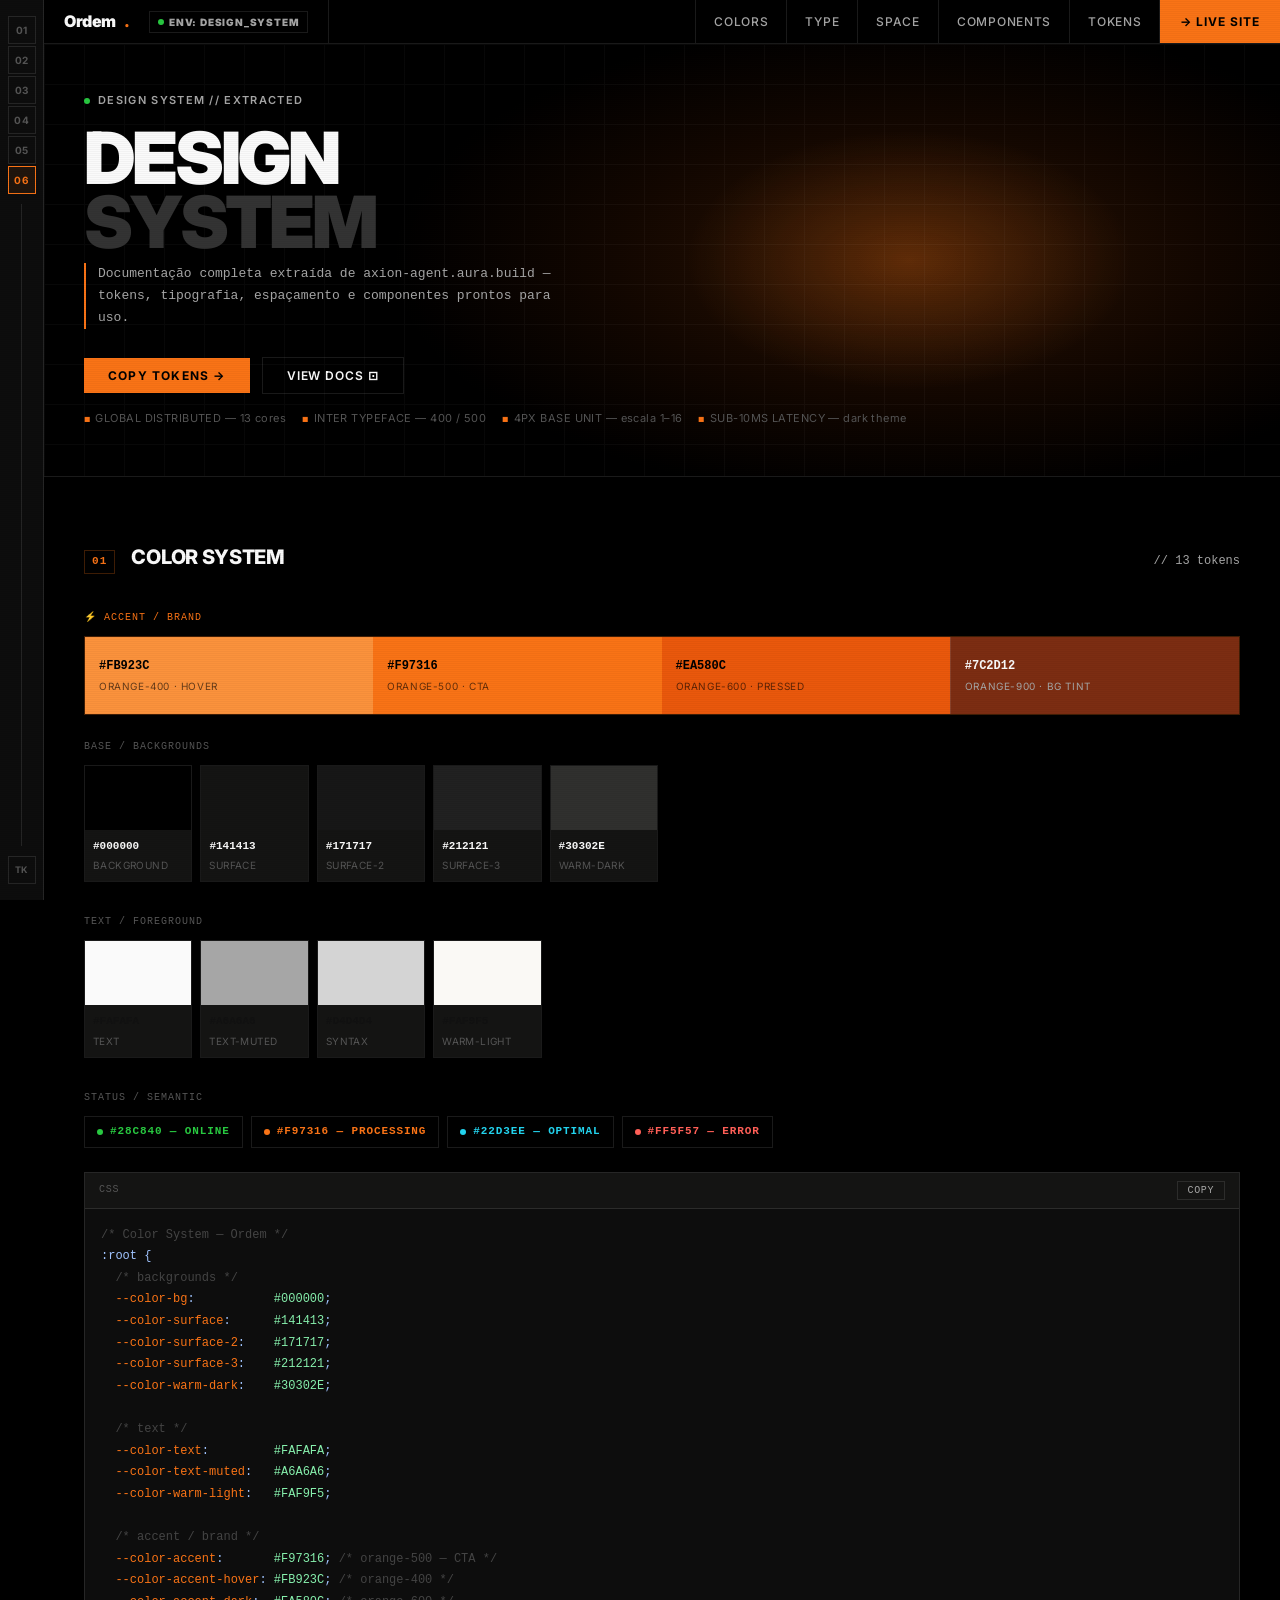
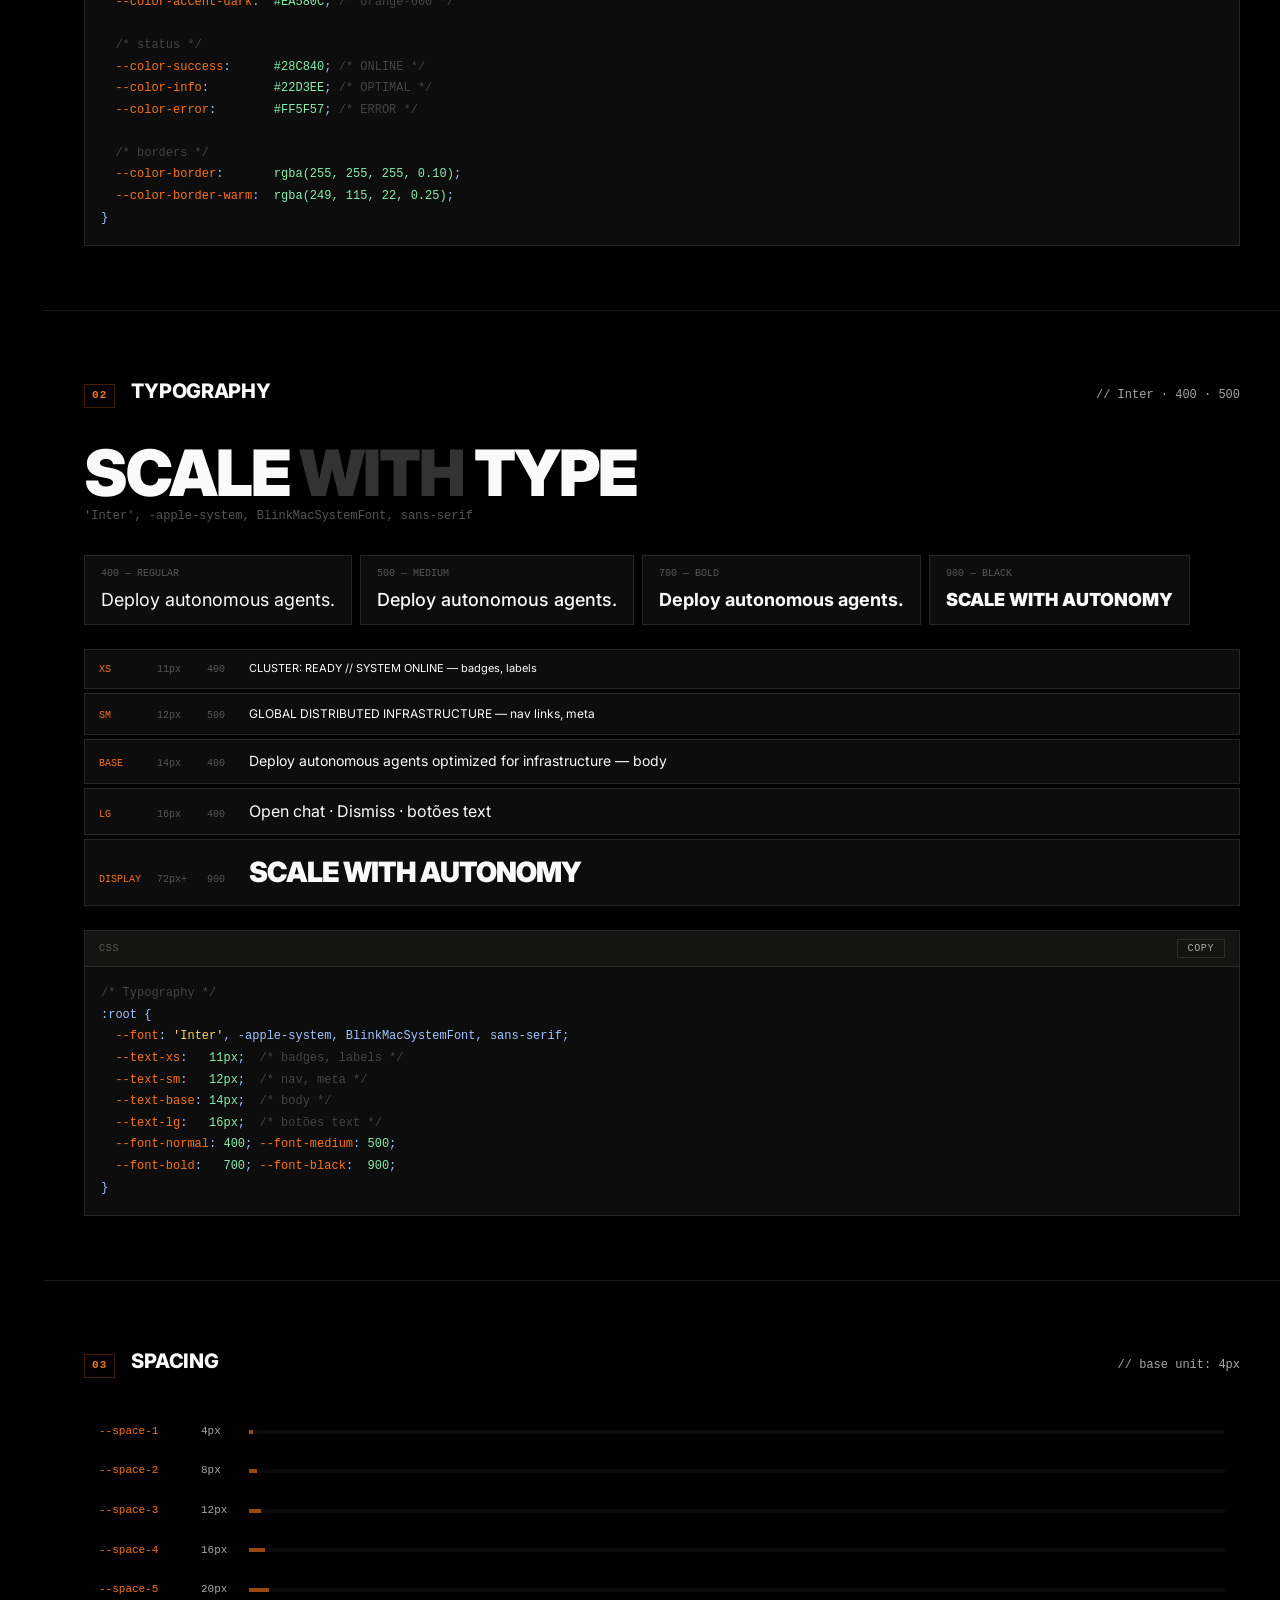
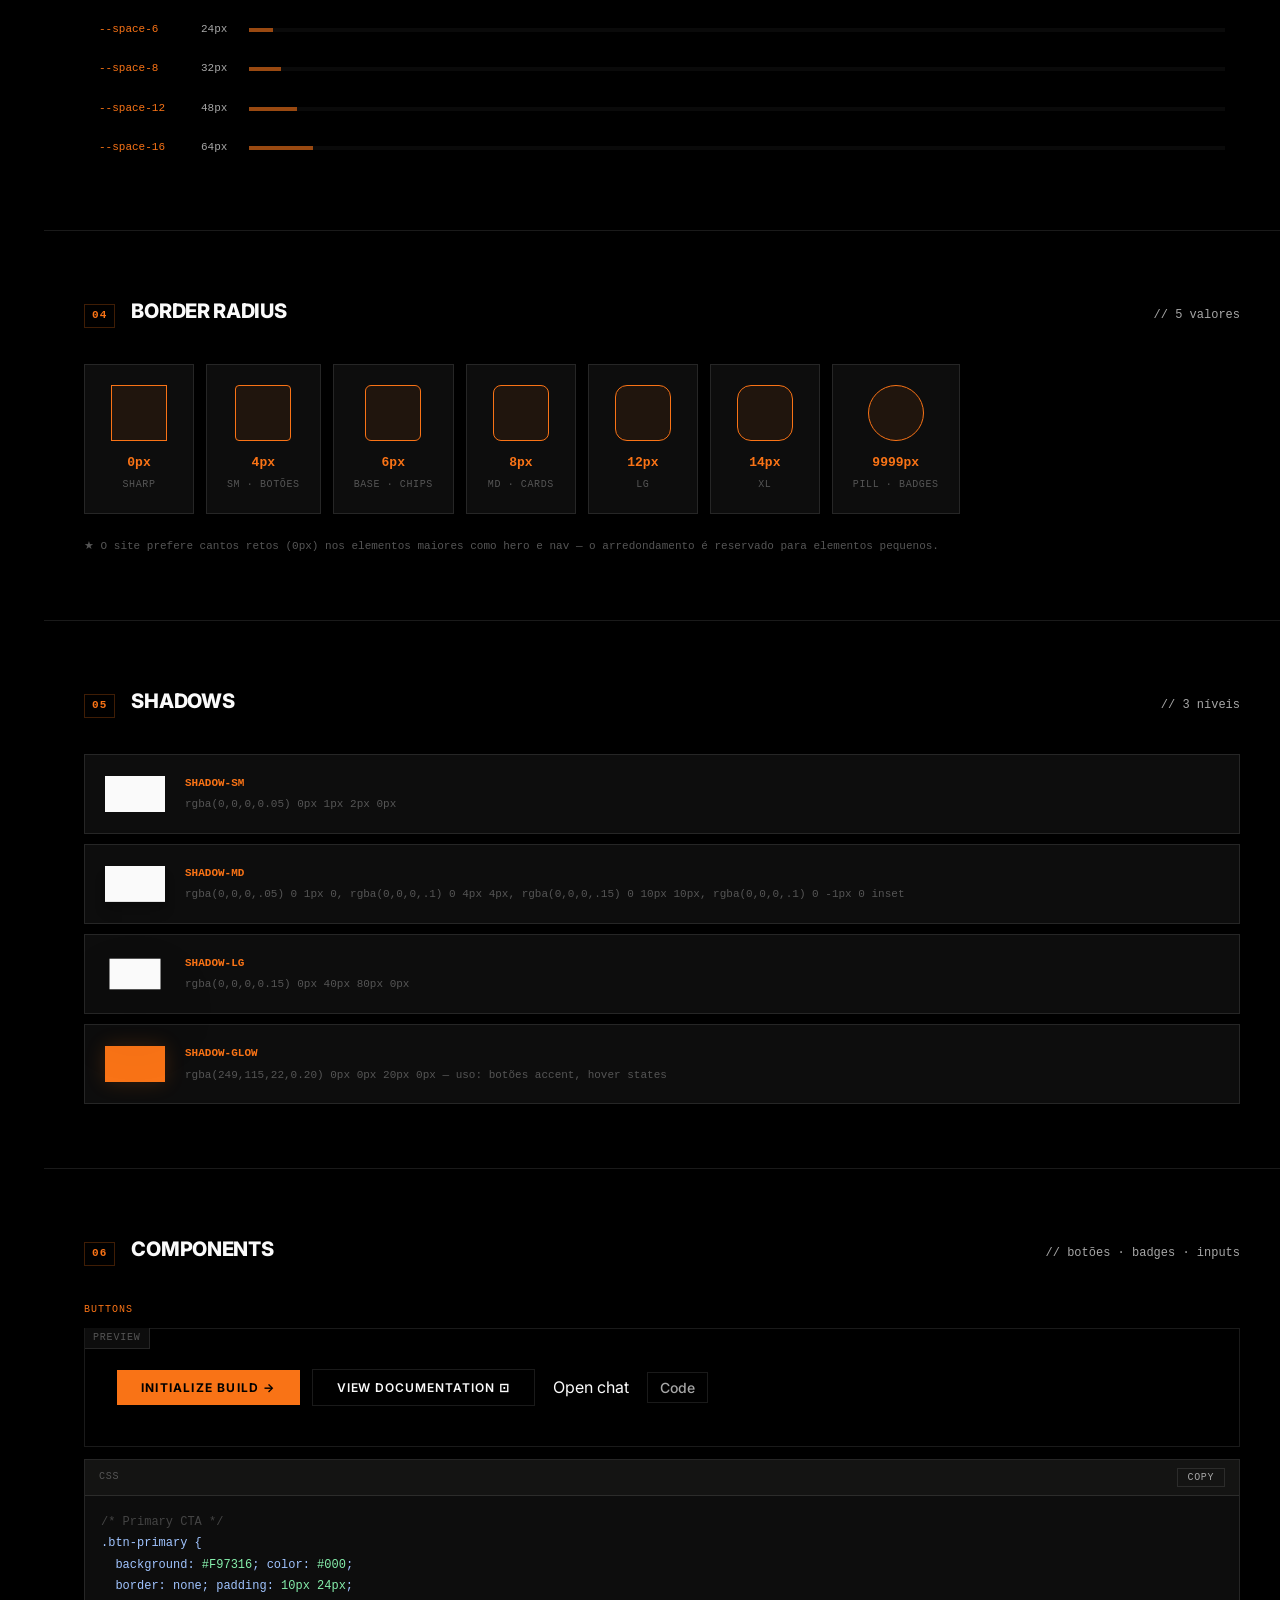
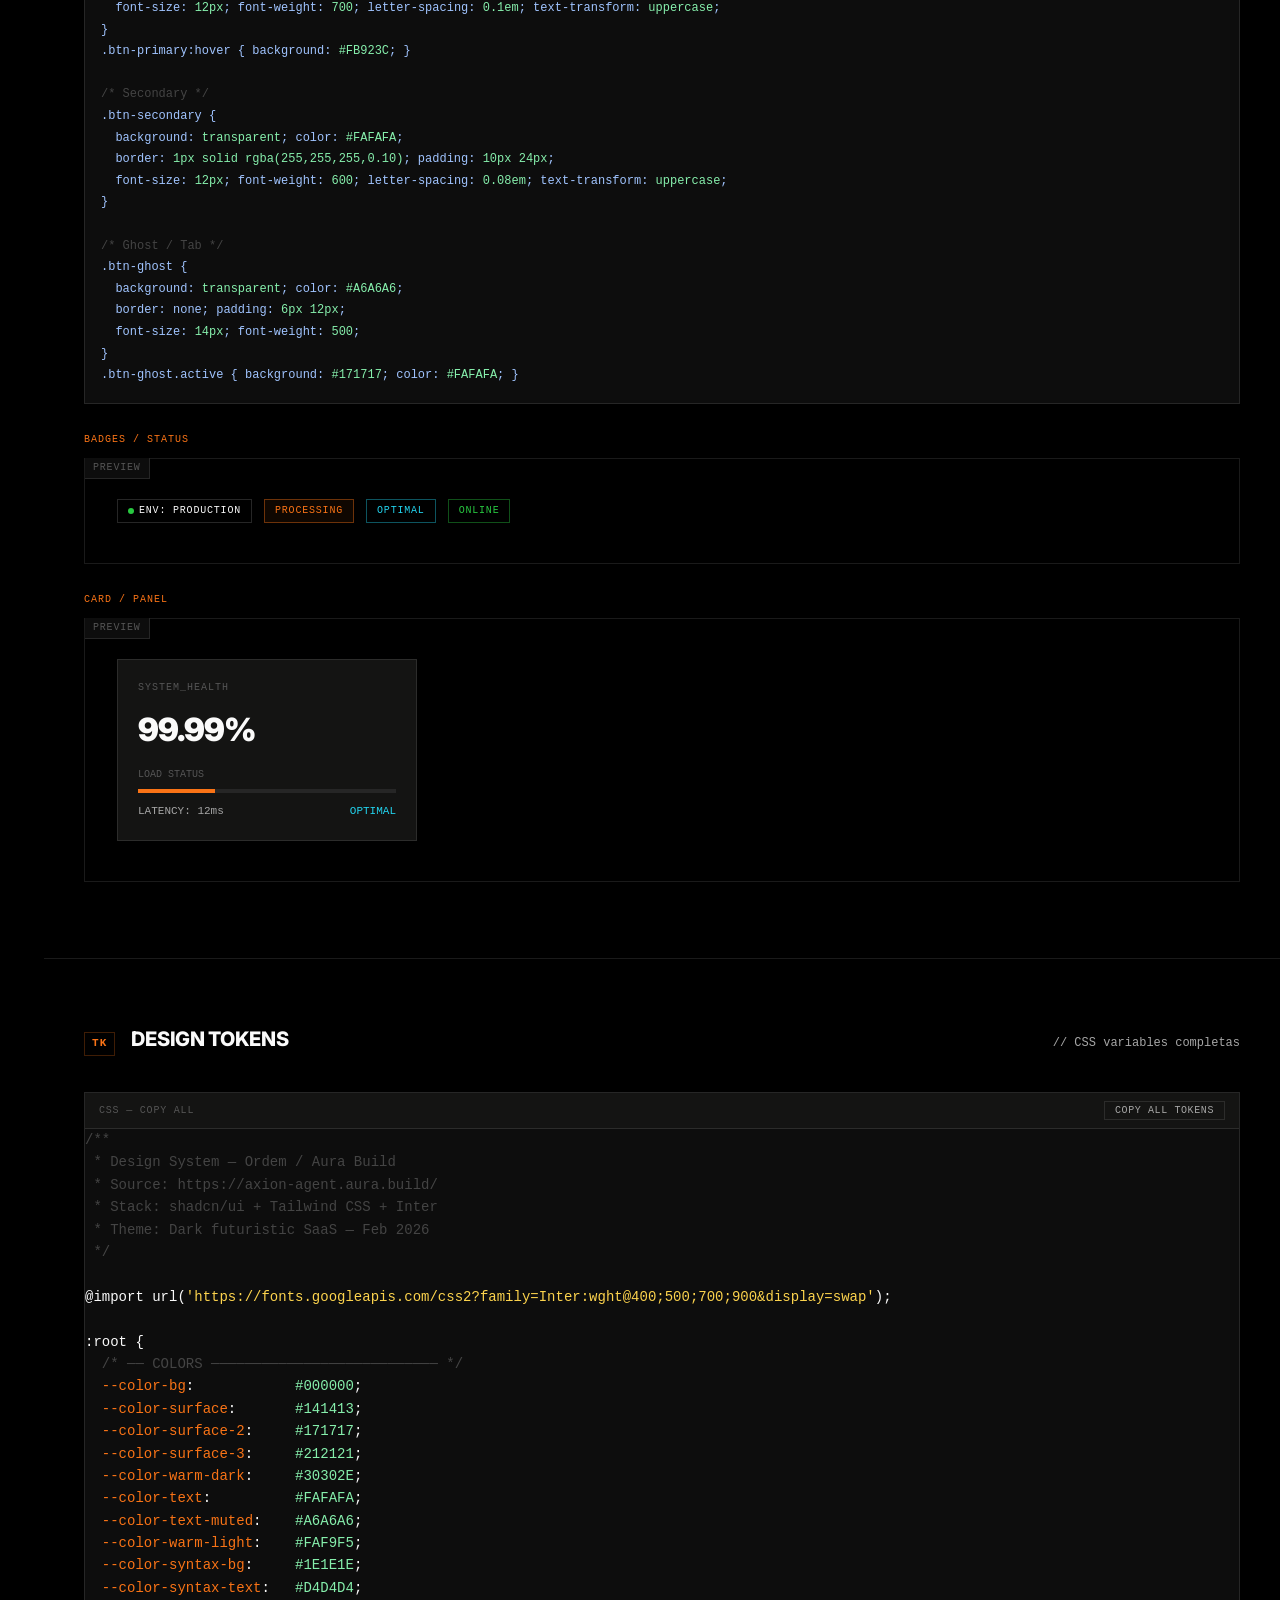
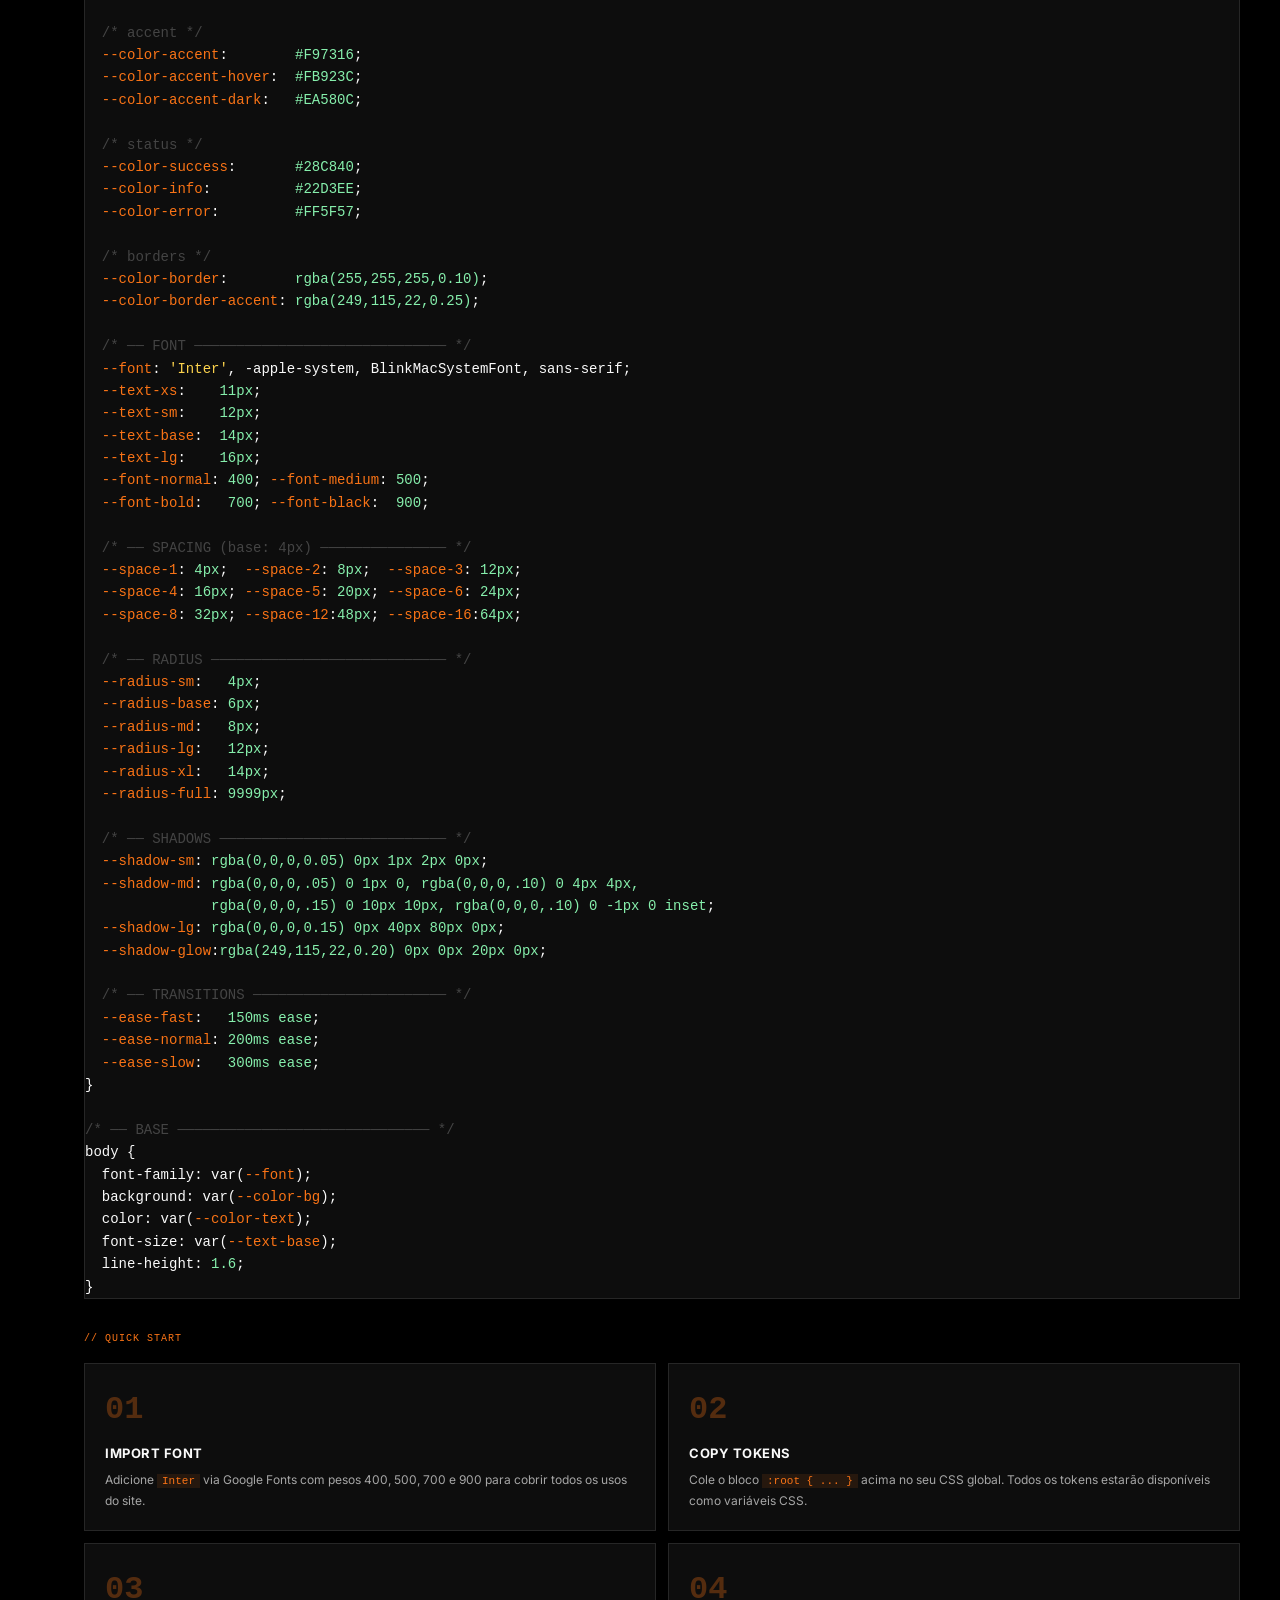
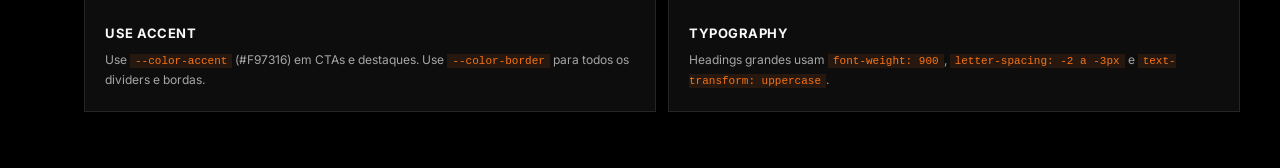
<file: template.html>
<!DOCTYPE html>
<html lang="pt-BR">
<head>
  <meta charset="UTF-8">
  <meta name="viewport" content="width=device-width, initial-scale=1.0">
  <title>ORDEM — Design System</title>
  <link rel="preconnect" href="https://fonts.googleapis.com">
  <link href="https://fonts.googleapis.com/css2?family=Inter:wght@400;500;600;700;800;900&display=swap" rel="stylesheet">
  <style>
    *, *::before, *::after { box-sizing: border-box; margin: 0; padding: 0; }

    :root {
      --color-bg:           #000000;
      --color-surface:      #0d0d0d;
      --color-surface-2:    #141413;
      --color-surface-3:    #1a1a18;
      --color-border:       rgba(255,255,255,0.10);
      --color-border-warm:  rgba(249,115,22,0.25);
      --color-text:         #FAFAFA;
      --color-text-muted:   #A6A6A6;
      --color-text-dark:    #555;
      --color-accent:       #F97316;
      --color-accent-hover: #FB923C;
      --color-accent-dark:  #EA580C;
      --color-success:      #28C840;
      --color-info:         #22D3EE;
      --color-warm:         #FAF9F5;
      --font: 'Inter', -apple-system, sans-serif;
    }

    html { scroll-behavior: smooth; }

    body {
      font-family: var(--font);
      background: var(--color-bg);
      color: var(--color-text);
      font-size: 14px;
      line-height: 1.6;
      overflow-x: hidden;
    }

    /* ─── SCANLINES / TEXTURE ─────────────────────── */
    body::before {
      content: '';
      position: fixed; inset: 0; pointer-events: none; z-index: 9999;
      background: repeating-linear-gradient(
        0deg,
        rgba(0,0,0,0.03) 0px, rgba(0,0,0,0.03) 1px,
        transparent 1px, transparent 2px
      );
    }

    /* ─── SIDEBAR NAV ─────────────────────────────── */
    .sidebar {
      position: fixed; left: 0; top: 0; bottom: 0; width: 44px;
      background: var(--color-surface);
      border-right: 1px solid var(--color-border);
      display: flex; flex-direction: column; align-items: center;
      padding: 16px 0; gap: 2px; z-index: 100;
    }
    .sidebar-num {
      width: 28px; height: 28px; border: 1px solid var(--color-border);
      display: flex; align-items: center; justify-content: center;
      font-size: 10px; font-weight: 700; color: var(--color-text-dark);
      cursor: pointer; transition: all 0.15s; text-decoration: none;
      letter-spacing: 0.05em;
    }
    .sidebar-num:hover, .sidebar-num.active {
      border-color: var(--color-accent);
      color: var(--color-accent);
      background: rgba(249,115,22,0.08);
    }
    .sidebar-line {
      width: 1px; flex: 1; background: var(--color-border); margin: 8px 0;
    }

    /* ─── TOP NAV ─────────────────────────────────── */
    .topnav {
      position: fixed; top: 0; left: 44px; right: 0; height: 44px;
      background: rgba(0,0,0,0.85);
      border-bottom: 1px solid var(--color-border);
      backdrop-filter: blur(12px);
      display: flex; align-items: center; gap: 0; z-index: 100;
    }
    .topnav-logo {
      padding: 0 20px;
      font-size: 16px; font-weight: 900; letter-spacing: -0.5px;
      color: var(--color-text); border-right: 1px solid var(--color-border);
      height: 100%; display: flex; align-items: center; gap: 8px;
    }
    .topnav-logo span { color: var(--color-accent); }
    .topnav-badge {
      margin-left: 12px; padding: 2px 8px;
      border: 1px solid var(--color-border);
      font-size: 10px; color: var(--color-text-muted); letter-spacing: 0.08em;
      display: flex; align-items: center; gap: 5px;
    }
    .topnav-badge .dot {
      width: 6px; height: 6px; border-radius: 50%; background: var(--color-success);
      animation: pulse 2s infinite;
    }
    @keyframes pulse { 0%,100% { opacity:1; } 50% { opacity:0.4; } }
    .topnav-links {
      display: flex; align-items: center; height: 100%;
      margin-left: auto; border-left: 1px solid var(--color-border);
    }
    .topnav-link {
      padding: 0 18px; height: 100%; display: flex; align-items: center;
      font-size: 12px; font-weight: 500; letter-spacing: 0.06em;
      color: var(--color-text-muted); text-decoration: none;
      border-right: 1px solid var(--color-border); transition: color 0.15s;
      text-transform: uppercase;
    }
    .topnav-link:hover { color: var(--color-text); }
    .topnav-cta {
      padding: 0 20px; height: 100%; display: flex; align-items: center;
      background: var(--color-accent); color: #000 !important;
      font-size: 12px; font-weight: 700; letter-spacing: 0.08em;
      text-decoration: none; text-transform: uppercase;
      transition: background 0.15s;
    }
    .topnav-cta:hover { background: var(--color-accent-hover); }

    /* ─── LAYOUT ──────────────────────────────────── */
    .main { margin-left: 44px; padding-top: 44px; }
    .container { max-width: 960px; margin: 0 auto; padding: 0 40px; }

    /* ─── HERO ────────────────────────────────────── */
    .hero {
      min-height: 320px; position: relative;
      display: flex; flex-direction: column; justify-content: flex-end;
      padding: 48px 40px; overflow: hidden;
      border-bottom: 1px solid var(--color-border);
    }
    .hero-bg {
      position: absolute; inset: 0; z-index: 0;
      background: radial-gradient(ellipse 60% 80% at 70% 50%,
        rgba(249,115,22,0.18) 0%,
        rgba(234,88,12,0.08) 40%,
        transparent 70%
      ),
      radial-gradient(ellipse 30% 50% at 70% 50%,
        rgba(249,115,22,0.25) 0%,
        transparent 60%
      );
    }
    .hero-grid {
      position: absolute; inset: 0; z-index: 0; opacity: 0.03;
      background-image: linear-gradient(rgba(255,255,255,1) 1px, transparent 1px),
                        linear-gradient(90deg, rgba(255,255,255,1) 1px, transparent 1px);
      background-size: 40px 40px;
    }
    .hero-content { position: relative; z-index: 1; }
    .hero-status {
      display: flex; align-items: center; gap: 8px;
      font-size: 11px; font-weight: 600; letter-spacing: 0.12em;
      color: var(--color-text-muted); text-transform: uppercase; margin-bottom: 16px;
    }
    .hero-status .dot { width: 6px; height: 6px; border-radius: 50%; background: var(--color-success); }
    .hero h1 {
      font-size: 72px; font-weight: 900; line-height: 0.9;
      letter-spacing: -3px; text-transform: uppercase; margin-bottom: 8px;
    }
    .hero h1 .dim { color: #333; }
    .hero-sub {
      font-size: 13px; color: var(--color-text-muted); max-width: 480px;
      line-height: 1.7; margin-bottom: 28px; font-family: monospace;
      border-left: 2px solid var(--color-accent); padding-left: 12px;
    }
    .hero-actions { display: flex; gap: 12px; align-items: center; flex-wrap: wrap; }
    .btn-primary {
      background: var(--color-accent); color: #000;
      border: none; padding: 10px 24px;
      font-size: 12px; font-weight: 700; letter-spacing: 0.1em; text-transform: uppercase;
      cursor: pointer; font-family: var(--font); transition: background 0.15s;
      display: inline-flex; align-items: center; gap: 8px;
    }
    .btn-primary:hover { background: var(--color-accent-hover); }
    .btn-secondary {
      background: transparent; color: var(--color-text);
      border: 1px solid var(--color-border); padding: 10px 24px;
      font-size: 12px; font-weight: 600; letter-spacing: 0.08em; text-transform: uppercase;
      cursor: pointer; font-family: var(--font); transition: border-color 0.15s;
      display: inline-flex; align-items: center; gap: 8px;
    }
    .btn-secondary:hover { border-color: rgba(255,255,255,0.3); }
    .hero-meta {
      display: flex; gap: 16px; margin-top: 16px; flex-wrap: wrap;
    }
    .hero-meta-item {
      font-size: 11px; color: var(--color-text-dark);
      display: flex; align-items: center; gap: 5px; letter-spacing: 0.04em;
    }
    .hero-meta-item::before { content: '■'; color: var(--color-accent); font-size: 7px; }

    /* ─── SECTION ─────────────────────────────────── */
    .section {
      padding: 64px 40px;
      border-bottom: 1px solid var(--color-border);
    }
    .section-header {
      display: flex; align-items: baseline; gap: 16px; margin-bottom: 36px;
    }
    .section-index {
      font-size: 11px; font-weight: 700; color: var(--color-accent);
      letter-spacing: 0.1em; font-family: monospace; border: 1px solid var(--color-border-warm);
      padding: 2px 7px;
    }
    .section-title {
      font-size: 20px; font-weight: 800; letter-spacing: -0.3px; text-transform: uppercase;
    }
    .section-desc { font-size: 12px; color: var(--color-text-muted); margin-left: auto; font-family: monospace; }

    /* ─── COLORS ──────────────────────────────────── */
    .color-grid { display: grid; grid-template-columns: repeat(auto-fill, minmax(100px, 1fr)); gap: 8px; margin-bottom: 32px; }
    .color-card {
      cursor: pointer; transition: transform 0.15s;
      border: 1px solid var(--color-border);
    }
    .color-card:hover { transform: translateY(-3px); border-color: var(--color-accent); }
    .color-swatch { height: 64px; }
    .color-info { padding: 8px; background: var(--color-surface-2); }
    .color-hex { font-size: 11px; font-weight: 700; font-family: monospace; }
    .color-name { font-size: 10px; color: var(--color-text-dark); margin-top: 2px; letter-spacing: 0.04em; text-transform: uppercase; }

    .accent-strip {
      display: flex; gap: 0; margin-bottom: 24px; border: 1px solid var(--color-border-warm);
      overflow: hidden;
    }
    .accent-block { flex: 1; padding: 20px 14px; cursor: pointer; transition: opacity 0.15s; }
    .accent-block:hover { opacity: 0.85; }
    .accent-block .hex { font-size: 12px; font-weight: 700; font-family: monospace; color: #000; }
    .accent-block .label { font-size: 10px; color: rgba(0,0,0,0.6); margin-top: 2px; text-transform: uppercase; letter-spacing: 0.06em; }
    .accent-block.dark .hex, .accent-block.dark .label { color: var(--color-text); }
    .accent-block.dark .label { color: var(--color-text-muted); }

    /* ─── STATUS COLORS ───────────────────────────── */
    .status-row { display: flex; gap: 8px; flex-wrap: wrap; margin-bottom: 24px; }
    .status-chip {
      display: inline-flex; align-items: center; gap: 7px;
      padding: 6px 12px; border: 1px solid var(--color-border);
      font-size: 11px; font-weight: 600; letter-spacing: 0.08em; text-transform: uppercase;
      font-family: monospace;
    }
    .status-dot { width: 6px; height: 6px; border-radius: 50%; }

    /* ─── TYPOGRAPHY ──────────────────────────────── */
    .type-hero { font-size: 64px; font-weight: 900; line-height: 0.9; letter-spacing: -2px; text-transform: uppercase; margin-bottom: 6px; }
    .type-grid { display: grid; gap: 4px; margin: 24px 0; }
    .type-row {
      display: flex; align-items: baseline; gap: 14px;
      padding: 10px 14px; border: 1px solid var(--color-border);
      background: var(--color-surface); transition: border-color 0.15s;
    }
    .type-row:hover { border-color: var(--color-accent); }
    .type-tag { font-size: 10px; font-family: monospace; color: var(--color-accent); width: 44px; flex-shrink: 0; text-transform: uppercase; }
    .type-px { font-size: 10px; font-family: monospace; color: var(--color-text-dark); width: 36px; flex-shrink: 0; }
    .type-weight { font-size: 10px; font-family: monospace; color: var(--color-text-dark); width: 28px; flex-shrink: 0; }
    .type-sample { font-family: var(--font); }

    .weight-row { display: flex; gap: 8px; flex-wrap: wrap; margin-bottom: 24px; }
    .weight-chip {
      padding: 10px 16px; border: 1px solid var(--color-border);
      background: var(--color-surface); font-family: var(--font);
      transition: border-color 0.15s;
    }
    .weight-chip:hover { border-color: var(--color-accent); }
    .weight-label { font-size: 10px; color: var(--color-text-dark); font-family: monospace; text-transform: uppercase; margin-bottom: 4px; }

    /* ─── SPACING ─────────────────────────────────── */
    .spacing-list { display: flex; flex-direction: column; gap: 4px; }
    .spacing-row {
      display: flex; align-items: center; gap: 12px;
      padding: 8px 14px; border: 1px solid transparent; transition: border-color 0.15s;
    }
    .spacing-row:hover { border-color: var(--color-border); }
    .sp-var { font-size: 11px; font-family: monospace; color: var(--color-accent); width: 90px; flex-shrink: 0; }
    .sp-px { font-size: 11px; font-family: monospace; color: var(--color-text-muted); width: 36px; flex-shrink: 0; }
    .sp-bar-wrap { flex: 1; height: 4px; background: rgba(255,255,255,0.04); }
    .sp-bar { height: 100%; background: var(--color-accent); opacity: 0.6; }

    /* ─── RADIUS ──────────────────────────────────── */
    .radius-grid { display: flex; gap: 12px; flex-wrap: wrap; margin-bottom: 24px; }
    .radius-card {
      background: var(--color-surface); border: 1px solid var(--color-border);
      padding: 20px; text-align: center; transition: border-color 0.15s;
      min-width: 110px;
    }
    .radius-card:hover { border-color: var(--color-accent); }
    .radius-shape {
      width: 56px; height: 56px; margin: 0 auto 12px;
      border: 1px solid var(--color-accent); background: rgba(249,115,22,0.08);
    }
    .radius-val { font-size: 13px; font-family: monospace; font-weight: 700; color: var(--color-accent); }
    .radius-name { font-size: 10px; color: var(--color-text-dark); margin-top: 4px; text-transform: uppercase; font-family: monospace; letter-spacing: 0.06em; }

    /* ─── SHADOWS ─────────────────────────────────── */
    .shadow-list { display: flex; flex-direction: column; gap: 10px; }
    .shadow-card {
      display: flex; align-items: center; gap: 20px;
      padding: 20px; border: 1px solid var(--color-border);
      background: var(--color-surface); transition: border-color 0.15s; flex-wrap: wrap;
    }
    .shadow-card:hover { border-color: var(--color-accent); }
    .shadow-preview { width: 60px; height: 36px; background: var(--color-text); flex-shrink: 0; }
    .shadow-name { font-size: 11px; font-weight: 700; font-family: monospace; color: var(--color-accent); margin-bottom: 4px; text-transform: uppercase; }
    .shadow-code { font-size: 11px; font-family: monospace; color: var(--color-text-dark); line-height: 1.5; word-break: break-all; }

    /* ─── COMPONENTS ──────────────────────────────── */
    .comp-stage {
      background: var(--color-bg); border: 1px solid var(--color-border);
      padding: 40px 32px; margin-bottom: 12px; position: relative;
    }
    .comp-stage-label {
      position: absolute; top: -1px; left: 0;
      background: var(--color-surface); border: 1px solid var(--color-border);
      border-top: none; border-left: none;
      font-size: 10px; font-family: monospace; color: var(--color-text-dark);
      padding: 2px 8px; text-transform: uppercase; letter-spacing: 0.08em;
    }
    .comp-row { display: flex; gap: 12px; align-items: center; flex-wrap: wrap; }

    /* ─── CODE BLOCKS ─────────────────────────────── */
    .code-wrap {
      background: var(--color-surface); border: 1px solid var(--color-border);
      position: relative; overflow: hidden;
    }
    .code-header {
      display: flex; align-items: center; justify-content: space-between;
      padding: 8px 14px; border-bottom: 1px solid var(--color-border);
      background: var(--color-surface-2);
    }
    .code-lang { font-size: 10px; font-family: monospace; color: var(--color-text-dark); text-transform: uppercase; letter-spacing: 0.08em; }
    .copy-btn {
      background: transparent; border: 1px solid var(--color-border);
      color: var(--color-text-muted); font-size: 10px; font-family: monospace;
      padding: 3px 10px; cursor: pointer; letter-spacing: 0.06em; text-transform: uppercase;
      transition: all 0.15s;
    }
    .copy-btn:hover { border-color: var(--color-accent); color: var(--color-accent); }
    .code-wrap pre {
      padding: 16px; font-family: monospace; font-size: 12px;
      line-height: 1.8; overflow-x: auto; white-space: pre;
      color: #a0c4ff;
    }
    .c { color: #444; } /* comment */
    .k { color: var(--color-accent); } /* key/var */
    .v { color: #86efac; } /* value */
    .s { color: #fcd34d; } /* string */

    /* ─── TOKENS SECTION ──────────────────────────── */
    .tokens-full {
      background: var(--color-surface); border: 1px solid var(--color-border);
      position: relative;
    }

    /* ─── QUICKSTART ──────────────────────────────── */
    .qs-grid { display: grid; grid-template-columns: 1fr 1fr; gap: 12px; }
    .qs-card {
      background: var(--color-surface); border: 1px solid var(--color-border);
      padding: 20px; transition: border-color 0.15s;
    }
    .qs-card:hover { border-color: var(--color-accent); }
    .qs-num { font-size: 32px; font-weight: 900; color: var(--color-accent); opacity: 0.3; margin-bottom: 8px; font-family: monospace; }
    .qs-title { font-size: 13px; font-weight: 700; margin-bottom: 6px; text-transform: uppercase; letter-spacing: 0.04em; }
    .qs-desc { font-size: 12px; color: var(--color-text-muted); line-height: 1.6; }
    .qs-desc code { background: rgba(249,115,22,0.1); color: var(--color-accent); padding: 1px 5px; font-size: 11px; }

    /* ─── TOAST ───────────────────────────────────── */
    .toast {
      position: fixed; bottom: 24px; right: 24px; z-index: 9999;
      background: var(--color-surface-2); border: 1px solid var(--color-accent);
      padding: 10px 20px; font-size: 12px; font-family: monospace;
      color: var(--color-accent); letter-spacing: 0.06em; text-transform: uppercase;
      transform: translateY(60px); opacity: 0;
      transition: all 0.25s cubic-bezier(0.34,1.56,0.64,1);
    }
    .toast.show { transform: translateY(0); opacity: 1; }

    @media (max-width: 768px) {
      .sidebar { display: none; }
      .main { margin-left: 0; }
      .topnav { left: 0; }
      .hero h1 { font-size: 40px; }
      .qs-grid { grid-template-columns: 1fr; }
      .topnav-links { display: none; }
    }
  </style>
</head>
<body>

<!-- SIDEBAR NUMERADA -->
<nav class="sidebar">
  <a href="#colors"     class="sidebar-num">01</a>
  <a href="#typography" class="sidebar-num">02</a>
  <a href="#spacing"    class="sidebar-num">03</a>
  <a href="#radius"     class="sidebar-num">04</a>
  <a href="#shadows"    class="sidebar-num">05</a>
  <a href="#components" class="sidebar-num">06</a>
  <div class="sidebar-line"></div>
  <a href="#tokens"     class="sidebar-num" style="font-size:9px">TK</a>
</nav>

<!-- TOP NAV -->
<header class="topnav">
  <div class="topnav-logo">
    Ordem<span>.</span>
    <div class="topnav-badge">
      <div class="dot"></div>
      ENV: DESIGN_SYSTEM
    </div>
  </div>
  <nav class="topnav-links">
    <a href="#colors"     class="topnav-link">Colors</a>
    <a href="#typography" class="topnav-link">Type</a>
    <a href="#spacing"    class="topnav-link">Space</a>
    <a href="#components" class="topnav-link">Components</a>
    <a href="#tokens"     class="topnav-link">Tokens</a>
    <a href="https://axion-agent.aura.build/" target="_blank" class="topnav-cta">→ Live Site</a>
  </nav>
</header>

<!-- HERO -->
<div class="main">
<section class="hero">
  <div class="hero-bg"></div>
  <div class="hero-grid"></div>
  <div class="hero-content">
    <div class="hero-status">
      <div class="dot"></div>
      DESIGN SYSTEM // EXTRACTED
    </div>
    <h1>DESIGN<br><span class="dim">SYSTEM</span></h1>
    <p class="hero-sub">
      Documentação completa extraída de axion-agent.aura.build —<br>
      tokens, tipografia, espaçamento e componentes prontos para uso.
    </p>
    <div class="hero-actions">
      <button class="btn-primary" onclick="document.getElementById('tokens').scrollIntoView({behavior:'smooth'})">
        COPY TOKENS →
      </button>
      <button class="btn-secondary" onclick="document.getElementById('colors').scrollIntoView({behavior:'smooth'})">
        VIEW DOCS ⊡
      </button>
    </div>
    <div class="hero-meta">
      <span class="hero-meta-item">GLOBAL DISTRIBUTED — 13 cores</span>
      <span class="hero-meta-item">INTER TYPEFACE — 400 / 500</span>
      <span class="hero-meta-item">4PX BASE UNIT — escala 1–16</span>
      <span class="hero-meta-item">SUB-10MS LATENCY — dark theme</span>
    </div>
  </div>
</section>

<!-- ══════════════════════════════════════
     01 — CORES
══════════════════════════════════════ -->
<section class="section" id="colors">
  <div class="section-header">
    <span class="section-index">01</span>
    <h2 class="section-title">Color System</h2>
    <span class="section-desc">// 13 tokens</span>
  </div>

  <!-- Accent strip -->
  <div style="font-size:10px; font-family:monospace; color:var(--color-accent); letter-spacing:0.1em; text-transform:uppercase; margin-bottom:10px;">⚡ Accent / Brand</div>
  <div class="accent-strip">
    <div class="accent-block" style="background:#FB923C;" onclick="copyText('#FB923C')">
      <div class="hex">#FB923C</div>
      <div class="label">orange-400 · hover</div>
    </div>
    <div class="accent-block" style="background:#F97316;" onclick="copyText('#F97316')">
      <div class="hex">#F97316</div>
      <div class="label">orange-500 · CTA</div>
    </div>
    <div class="accent-block" style="background:#EA580C;" onclick="copyText('#EA580C')">
      <div class="hex">#EA580C</div>
      <div class="label">orange-600 · pressed</div>
    </div>
    <div class="accent-block dark" style="background:#7C2D12; border-left:1px solid rgba(255,255,255,0.1);" onclick="copyText('#7C2D12')">
      <div class="hex">#7C2D12</div>
      <div class="label">orange-900 · bg tint</div>
    </div>
  </div>

  <!-- Paleta de fundos -->
  <div style="font-size:10px; font-family:monospace; color:var(--color-text-dark); letter-spacing:0.1em; text-transform:uppercase; margin-bottom:10px; margin-top:24px;">Base / Backgrounds</div>
  <div class="color-grid">
    <div class="color-card" onclick="copyText('#000000')">
      <div class="color-swatch" style="background:#000000"></div>
      <div class="color-info"><div class="color-hex">#000000</div><div class="color-name">background</div></div>
    </div>
    <div class="color-card" onclick="copyText('#141413')">
      <div class="color-swatch" style="background:#141413"></div>
      <div class="color-info"><div class="color-hex">#141413</div><div class="color-name">surface</div></div>
    </div>
    <div class="color-card" onclick="copyText('#171717')">
      <div class="color-swatch" style="background:#171717"></div>
      <div class="color-info"><div class="color-hex">#171717</div><div class="color-name">surface-2</div></div>
    </div>
    <div class="color-card" onclick="copyText('#212121')">
      <div class="color-swatch" style="background:#212121"></div>
      <div class="color-info"><div class="color-hex">#212121</div><div class="color-name">surface-3</div></div>
    </div>
    <div class="color-card" onclick="copyText('#30302E')">
      <div class="color-swatch" style="background:#30302E"></div>
      <div class="color-info"><div class="color-hex">#30302E</div><div class="color-name">warm-dark</div></div>
    </div>
  </div>

  <!-- Paleta de texto -->
  <div style="font-size:10px; font-family:monospace; color:var(--color-text-dark); letter-spacing:0.1em; text-transform:uppercase; margin-bottom:10px;">Text / Foreground</div>
  <div class="color-grid">
    <div class="color-card" onclick="copyText('#FAFAFA')">
      <div class="color-swatch" style="background:#FAFAFA"></div>
      <div class="color-info"><div class="color-hex" style="color:#111">#FAFAFA</div><div class="color-name" style="color:#555">text</div></div>
    </div>
    <div class="color-card" onclick="copyText('#A6A6A6')">
      <div class="color-swatch" style="background:#A6A6A6"></div>
      <div class="color-info"><div class="color-hex" style="color:#111">#A6A6A6</div><div class="color-name" style="color:#555">text-muted</div></div>
    </div>
    <div class="color-card" onclick="copyText('#D4D4D4')">
      <div class="color-swatch" style="background:#D4D4D4"></div>
      <div class="color-info"><div class="color-hex" style="color:#111">#D4D4D4</div><div class="color-name" style="color:#555">syntax</div></div>
    </div>
    <div class="color-card" onclick="copyText('#FAF9F5')">
      <div class="color-swatch" style="background:#FAF9F5"></div>
      <div class="color-info"><div class="color-hex" style="color:#111">#FAF9F5</div><div class="color-name" style="color:#555">warm-light</div></div>
    </div>
  </div>

  <!-- Status -->
  <div style="font-size:10px; font-family:monospace; color:var(--color-text-dark); letter-spacing:0.1em; text-transform:uppercase; margin-bottom:10px;">Status / Semantic</div>
  <div class="status-row">
    <div class="status-chip" onclick="copyText('#28C840')">
      <div class="status-dot" style="background:#28C840"></div>
      <span style="color:#28C840">#28C840 — ONLINE</span>
    </div>
    <div class="status-chip" onclick="copyText('#F97316')">
      <div class="status-dot" style="background:#F97316"></div>
      <span style="color:#F97316">#F97316 — PROCESSING</span>
    </div>
    <div class="status-chip" onclick="copyText('#22D3EE')">
      <div class="status-dot" style="background:#22D3EE"></div>
      <span style="color:#22D3EE">#22D3EE — OPTIMAL</span>
    </div>
    <div class="status-chip" onclick="copyText('#FF5F57')">
      <div class="status-dot" style="background:#FF5F57"></div>
      <span style="color:#FF5F57">#FF5F57 — ERROR</span>
    </div>
  </div>

  <div class="code-wrap">
    <div class="code-header">
      <span class="code-lang">CSS</span>
      <button class="copy-btn" onclick="copyBlock(this)">COPY</button>
    </div>
    <pre><span class="c">/* Color System — Ordem */</span>
:root {
  <span class="c">/* backgrounds */</span>
  <span class="k">--color-bg</span>:           <span class="v">#000000</span>;
  <span class="k">--color-surface</span>:      <span class="v">#141413</span>;
  <span class="k">--color-surface-2</span>:    <span class="v">#171717</span>;
  <span class="k">--color-surface-3</span>:    <span class="v">#212121</span>;
  <span class="k">--color-warm-dark</span>:    <span class="v">#30302E</span>;

  <span class="c">/* text */</span>
  <span class="k">--color-text</span>:         <span class="v">#FAFAFA</span>;
  <span class="k">--color-text-muted</span>:   <span class="v">#A6A6A6</span>;
  <span class="k">--color-warm-light</span>:   <span class="v">#FAF9F5</span>;

  <span class="c">/* accent / brand */</span>
  <span class="k">--color-accent</span>:       <span class="v">#F97316</span>; <span class="c">/* orange-500 — CTA */</span>
  <span class="k">--color-accent-hover</span>: <span class="v">#FB923C</span>; <span class="c">/* orange-400 */</span>
  <span class="k">--color-accent-dark</span>:  <span class="v">#EA580C</span>; <span class="c">/* orange-600 */</span>

  <span class="c">/* status */</span>
  <span class="k">--color-success</span>:      <span class="v">#28C840</span>; <span class="c">/* ONLINE */</span>
  <span class="k">--color-info</span>:         <span class="v">#22D3EE</span>; <span class="c">/* OPTIMAL */</span>
  <span class="k">--color-error</span>:        <span class="v">#FF5F57</span>; <span class="c">/* ERROR */</span>

  <span class="c">/* borders */</span>
  <span class="k">--color-border</span>:       <span class="v">rgba(255, 255, 255, 0.10)</span>;
  <span class="k">--color-border-warm</span>:  <span class="v">rgba(249, 115, 22, 0.25)</span>;
}</pre>
  </div>
</section>

<!-- ══════════════════════════════════════
     02 — TIPOGRAFIA
══════════════════════════════════════ -->
<section class="section" id="typography">
  <div class="section-header">
    <span class="section-index">02</span>
    <h2 class="section-title">Typography</h2>
    <span class="section-desc">// Inter · 400 · 500</span>
  </div>

  <div class="type-hero">Scale <span style="color:#333">With</span> Type</div>
  <div style="font-size:12px; font-family:monospace; color:var(--color-text-dark); margin-bottom:28px;">
    'Inter', -apple-system, BlinkMacSystemFont, sans-serif
  </div>

  <div class="weight-row">
    <div class="weight-chip">
      <div class="weight-label">400 — Regular</div>
      <div style="font-weight:400; font-size:18px">Deploy autonomous agents.</div>
    </div>
    <div class="weight-chip">
      <div class="weight-label">500 — Medium</div>
      <div style="font-weight:500; font-size:18px">Deploy autonomous agents.</div>
    </div>
    <div class="weight-chip">
      <div class="weight-label">700 — Bold</div>
      <div style="font-weight:700; font-size:18px">Deploy autonomous agents.</div>
    </div>
    <div class="weight-chip">
      <div class="weight-label">900 — Black</div>
      <div style="font-weight:900; font-size:18px">SCALE WITH AUTONOMY</div>
    </div>
  </div>

  <div class="type-grid">
    <div class="type-row"><span class="type-tag">XS</span><span class="type-px">11px</span><span class="type-weight">400</span><span class="type-sample" style="font-size:11px">CLUSTER: READY // SYSTEM ONLINE — badges, labels</span></div>
    <div class="type-row"><span class="type-tag">SM</span><span class="type-px">12px</span><span class="type-weight">500</span><span class="type-sample" style="font-size:12px">GLOBAL DISTRIBUTED INFRASTRUCTURE — nav links, meta</span></div>
    <div class="type-row"><span class="type-tag">BASE</span><span class="type-px">14px</span><span class="type-weight">400</span><span class="type-sample" style="font-size:14px">Deploy autonomous agents optimized for infrastructure — body</span></div>
    <div class="type-row"><span class="type-tag">LG</span><span class="type-px">16px</span><span class="type-weight">400</span><span class="type-sample" style="font-size:16px">Open chat · Dismiss · botões text</span></div>
    <div class="type-row"><span class="type-tag">DISPLAY</span><span class="type-px">72px+</span><span class="type-weight">900</span><span class="type-sample" style="font-size:28px; font-weight:900; letter-spacing:-1px; text-transform:uppercase">SCALE WITH AUTONOMY</span></div>
  </div>

  <div class="code-wrap" style="margin-top:20px;">
    <div class="code-header"><span class="code-lang">CSS</span><button class="copy-btn" onclick="copyBlock(this)">COPY</button></div>
    <pre><span class="c">/* Typography */</span>
:root {
  <span class="k">--font</span>: <span class="s">'Inter'</span>, -apple-system, BlinkMacSystemFont, sans-serif;
  <span class="k">--text-xs</span>:   <span class="v">11px</span>;  <span class="c">/* badges, labels */</span>
  <span class="k">--text-sm</span>:   <span class="v">12px</span>;  <span class="c">/* nav, meta */</span>
  <span class="k">--text-base</span>: <span class="v">14px</span>;  <span class="c">/* body */</span>
  <span class="k">--text-lg</span>:   <span class="v">16px</span>;  <span class="c">/* botões text */</span>
  <span class="k">--font-normal</span>: <span class="v">400</span>; <span class="k">--font-medium</span>: <span class="v">500</span>;
  <span class="k">--font-bold</span>:   <span class="v">700</span>; <span class="k">--font-black</span>:  <span class="v">900</span>;
}</pre>
  </div>
</section>

<!-- ══════════════════════════════════════
     03 — ESPAÇAMENTO
══════════════════════════════════════ -->
<section class="section" id="spacing">
  <div class="section-header">
    <span class="section-index">03</span>
    <h2 class="section-title">Spacing</h2>
    <span class="section-desc">// base unit: 4px</span>
  </div>
  <div class="spacing-list">
    <div class="spacing-row"><span class="sp-var">--space-1</span><span class="sp-px">4px</span><div class="sp-bar-wrap"><div class="sp-bar" style="width:4px"></div></div></div>
    <div class="spacing-row"><span class="sp-var">--space-2</span><span class="sp-px">8px</span><div class="sp-bar-wrap"><div class="sp-bar" style="width:8px"></div></div></div>
    <div class="spacing-row"><span class="sp-var">--space-3</span><span class="sp-px">12px</span><div class="sp-bar-wrap"><div class="sp-bar" style="width:12px"></div></div></div>
    <div class="spacing-row"><span class="sp-var">--space-4</span><span class="sp-px">16px</span><div class="sp-bar-wrap"><div class="sp-bar" style="width:16px"></div></div></div>
    <div class="spacing-row"><span class="sp-var">--space-5</span><span class="sp-px">20px</span><div class="sp-bar-wrap"><div class="sp-bar" style="width:20px"></div></div></div>
    <div class="spacing-row"><span class="sp-var">--space-6</span><span class="sp-px">24px</span><div class="sp-bar-wrap"><div class="sp-bar" style="width:24px"></div></div></div>
    <div class="spacing-row"><span class="sp-var">--space-8</span><span class="sp-px">32px</span><div class="sp-bar-wrap"><div class="sp-bar" style="width:32px"></div></div></div>
    <div class="spacing-row"><span class="sp-var">--space-12</span><span class="sp-px">48px</span><div class="sp-bar-wrap"><div class="sp-bar" style="width:48px"></div></div></div>
    <div class="spacing-row"><span class="sp-var">--space-16</span><span class="sp-px">64px</span><div class="sp-bar-wrap"><div class="sp-bar" style="width:64px"></div></div></div>
  </div>
</section>

<!-- ══════════════════════════════════════
     04 — BORDER RADIUS
══════════════════════════════════════ -->
<section class="section" id="radius">
  <div class="section-header">
    <span class="section-index">04</span>
    <h2 class="section-title">Border Radius</h2>
    <span class="section-desc">// 5 valores</span>
  </div>
  <div class="radius-grid">
    <div class="radius-card"><div class="radius-shape" style="border-radius:0px"></div><div class="radius-val">0px</div><div class="radius-name">sharp</div></div>
    <div class="radius-card"><div class="radius-shape" style="border-radius:4px"></div><div class="radius-val">4px</div><div class="radius-name">sm · botões</div></div>
    <div class="radius-card"><div class="radius-shape" style="border-radius:6px"></div><div class="radius-val">6px</div><div class="radius-name">base · chips</div></div>
    <div class="radius-card"><div class="radius-shape" style="border-radius:8px"></div><div class="radius-val">8px</div><div class="radius-name">md · cards</div></div>
    <div class="radius-card"><div class="radius-shape" style="border-radius:12px"></div><div class="radius-val">12px</div><div class="radius-name">lg</div></div>
    <div class="radius-card"><div class="radius-shape" style="border-radius:14px"></div><div class="radius-val">14px</div><div class="radius-name">xl</div></div>
    <div class="radius-card"><div class="radius-shape" style="border-radius:9999px"></div><div class="radius-val">9999px</div><div class="radius-name">pill · badges</div></div>
  </div>
  <p style="font-size:11px; font-family:monospace; color:var(--color-text-dark); margin-top:8px;">
    ★ O site prefere cantos retos (0px) nos elementos maiores como hero e nav — o arredondamento é reservado para elementos pequenos.
  </p>
</section>

<!-- ══════════════════════════════════════
     05 — SOMBRAS
══════════════════════════════════════ -->
<section class="section" id="shadows">
  <div class="section-header">
    <span class="section-index">05</span>
    <h2 class="section-title">Shadows</h2>
    <span class="section-desc">// 3 níveis</span>
  </div>
  <div class="shadow-list">
    <div class="shadow-card">
      <div class="shadow-preview" style="box-shadow:rgba(0,0,0,0.05) 0px 1px 2px 0px"></div>
      <div>
        <div class="shadow-name">shadow-sm</div>
        <div class="shadow-code">rgba(0,0,0,0.05) 0px 1px 2px 0px</div>
      </div>
    </div>
    <div class="shadow-card">
      <div class="shadow-preview" style="box-shadow:rgba(0,0,0,0.05) 0px 1px 0px 0px,rgba(0,0,0,0.1) 0px 4px 4px 0px,rgba(0,0,0,0.15) 0px 10px 10px 0px,rgba(0,0,0,0.1) 0px -1px 0px 0px inset"></div>
      <div>
        <div class="shadow-name">shadow-md</div>
        <div class="shadow-code">rgba(0,0,0,.05) 0 1px 0, rgba(0,0,0,.1) 0 4px 4px, rgba(0,0,0,.15) 0 10px 10px, rgba(0,0,0,.1) 0 -1px 0 inset</div>
      </div>
    </div>
    <div class="shadow-card">
      <div class="shadow-preview" style="box-shadow:rgba(0,0,0,0.15) 0px 40px 80px 0px; transform:scale(0.85)"></div>
      <div>
        <div class="shadow-name">shadow-lg</div>
        <div class="shadow-code">rgba(0,0,0,0.15) 0px 40px 80px 0px</div>
      </div>
    </div>
    <div class="shadow-card">
      <div class="shadow-preview" style="box-shadow:rgba(249,115,22,0.2) 0px 0px 20px 0px; background:#F97316"></div>
      <div>
        <div class="shadow-name">shadow-glow</div>
        <div class="shadow-code">rgba(249,115,22,0.20) 0px 0px 20px 0px — uso: botões accent, hover states</div>
      </div>
    </div>
  </div>
</section>

<!-- ══════════════════════════════════════
     06 — COMPONENTES
══════════════════════════════════════ -->
<section class="section" id="components">
  <div class="section-header">
    <span class="section-index">06</span>
    <h2 class="section-title">Components</h2>
    <span class="section-desc">// botões · badges · inputs</span>
  </div>

  <!-- BUTTONS -->
  <div style="font-size:10px; font-family:monospace; color:var(--color-accent); letter-spacing:0.1em; margin-bottom:10px; text-transform:uppercase;">Buttons</div>
  <div class="comp-stage">
    <div class="comp-stage-label">preview</div>
    <div class="comp-row">
      <button class="btn-primary">INITIALIZE BUILD →</button>
      <button class="btn-secondary">VIEW DOCUMENTATION ⊡</button>
      <button style="background:transparent;border:none;color:#FAFAFA;font-family:var(--font);font-size:16px;cursor:pointer;padding:6px;">Open chat</button>
      <button style="background:transparent;border:none;color:#A6A6A6;font-family:var(--font);font-size:14px;font-weight:500;cursor:pointer;padding:6px 12px;border:1px solid rgba(255,255,255,0.1);">Code</button>
    </div>
  </div>
  <div class="code-wrap">
    <div class="code-header"><span class="code-lang">CSS</span><button class="copy-btn" onclick="copyBlock(this)">COPY</button></div>
    <pre><span class="c">/* Primary CTA */</span>
.btn-primary {
  background: <span class="v">#F97316</span>; color: <span class="v">#000</span>;
  border: none; padding: <span class="v">10px 24px</span>;
  font-size: <span class="v">12px</span>; font-weight: <span class="v">700</span>; letter-spacing: <span class="v">0.1em</span>; text-transform: <span class="v">uppercase</span>;
}
.btn-primary:hover { background: <span class="v">#FB923C</span>; }

<span class="c">/* Secondary */</span>
.btn-secondary {
  background: <span class="v">transparent</span>; color: <span class="v">#FAFAFA</span>;
  border: <span class="v">1px solid rgba(255,255,255,0.10)</span>; padding: <span class="v">10px 24px</span>;
  font-size: <span class="v">12px</span>; font-weight: <span class="v">600</span>; letter-spacing: <span class="v">0.08em</span>; text-transform: <span class="v">uppercase</span>;
}

<span class="c">/* Ghost / Tab */</span>
.btn-ghost {
  background: <span class="v">transparent</span>; color: <span class="v">#A6A6A6</span>;
  border: none; padding: <span class="v">6px 12px</span>;
  font-size: <span class="v">14px</span>; font-weight: <span class="v">500</span>;
}
.btn-ghost.active { background: <span class="v">#171717</span>; color: <span class="v">#FAFAFA</span>; }</pre>
  </div>

  <!-- BADGES / STATUS -->
  <div style="font-size:10px; font-family:monospace; color:var(--color-accent); letter-spacing:0.1em; margin:28px 0 10px; text-transform:uppercase;">Badges / Status</div>
  <div class="comp-stage">
    <div class="comp-stage-label">preview</div>
    <div class="comp-row">
      <span style="display:inline-flex;align-items:center;gap:5px;border:1px solid rgba(255,255,255,0.15);padding:3px 10px;font-size:10px;font-family:monospace;letter-spacing:0.08em;">
        <span style="width:6px;height:6px;border-radius:50%;background:#28C840"></span>
        ENV: PRODUCTION
      </span>
      <span style="display:inline-flex;align-items:center;gap:5px;border:1px solid rgba(249,115,22,0.4);padding:3px 10px;font-size:10px;font-family:monospace;color:#F97316;letter-spacing:0.08em;background:rgba(249,115,22,0.06);">
        PROCESSING
      </span>
      <span style="display:inline-flex;align-items:center;gap:5px;border:1px solid rgba(34,211,238,0.4);padding:3px 10px;font-size:10px;font-family:monospace;color:#22D3EE;letter-spacing:0.08em;">
        OPTIMAL
      </span>
      <span style="display:inline-flex;align-items:center;gap:5px;border:1px solid rgba(40,200,64,0.4);padding:3px 10px;font-size:10px;font-family:monospace;color:#28C840;letter-spacing:0.08em;">
        ONLINE
      </span>
    </div>
  </div>

  <!-- CARD -->
  <div style="font-size:10px; font-family:monospace; color:var(--color-accent); letter-spacing:0.1em; margin:28px 0 10px; text-transform:uppercase;">Card / Panel</div>
  <div class="comp-stage">
    <div class="comp-stage-label">preview</div>
    <div style="background:var(--color-surface-2); border:1px solid var(--color-border); padding:20px; max-width:300px;">
      <div style="font-size:10px;font-family:monospace;color:var(--color-text-dark);text-transform:uppercase;letter-spacing:0.1em;margin-bottom:8px;">SYSTEM_HEALTH</div>
      <div style="font-size:32px;font-weight:900;letter-spacing:-1px;margin-bottom:12px;">99.99%</div>
      <div style="font-size:10px;font-family:monospace;color:var(--color-text-dark);margin-bottom:6px;">LOAD STATUS</div>
      <div style="height:4px;background:rgba(255,255,255,0.08);border-radius:0;overflow:hidden;margin-bottom:10px;">
        <div style="height:100%;width:30%;background:var(--color-accent)"></div>
      </div>
      <div style="display:flex;justify-content:space-between;align-items:center;">
        <span style="font-size:11px;font-family:monospace;color:var(--color-text-muted)">LATENCY: 12ms</span>
        <span style="font-size:11px;font-family:monospace;color:var(--color-info)">OPTIMAL</span>
      </div>
    </div>
  </div>
</section>

<!-- ══════════════════════════════════════
     TOKENS COMPLETO
══════════════════════════════════════ -->
<section class="section" id="tokens">
  <div class="section-header">
    <span class="section-index">TK</span>
    <h2 class="section-title">Design Tokens</h2>
    <span class="section-desc">// CSS variables completas</span>
  </div>
  <div class="tokens-full">
    <div class="code-header">
      <span class="code-lang">CSS — COPY ALL</span>
      <button class="copy-btn" onclick="copyBlock(this)">COPY ALL TOKENS</button>
    </div>
    <pre><span class="c">/**
 * Design System — Ordem / Aura Build
 * Source: https://axion-agent.aura.build/
 * Stack: shadcn/ui + Tailwind CSS + Inter
 * Theme: Dark futuristic SaaS — Feb 2026
 */</span>

@import url(<span class="s">'https://fonts.googleapis.com/css2?family=Inter:wght@400;500;700;900&display=swap'</span>);

:root {
  <span class="c">/* ── COLORS ─────────────────────────── */</span>
  <span class="k">--color-bg</span>:            <span class="v">#000000</span>;
  <span class="k">--color-surface</span>:       <span class="v">#141413</span>;
  <span class="k">--color-surface-2</span>:     <span class="v">#171717</span>;
  <span class="k">--color-surface-3</span>:     <span class="v">#212121</span>;
  <span class="k">--color-warm-dark</span>:     <span class="v">#30302E</span>;
  <span class="k">--color-text</span>:          <span class="v">#FAFAFA</span>;
  <span class="k">--color-text-muted</span>:    <span class="v">#A6A6A6</span>;
  <span class="k">--color-warm-light</span>:    <span class="v">#FAF9F5</span>;
  <span class="k">--color-syntax-bg</span>:     <span class="v">#1E1E1E</span>;
  <span class="k">--color-syntax-text</span>:   <span class="v">#D4D4D4</span>;

  <span class="c">/* accent */</span>
  <span class="k">--color-accent</span>:        <span class="v">#F97316</span>;
  <span class="k">--color-accent-hover</span>:  <span class="v">#FB923C</span>;
  <span class="k">--color-accent-dark</span>:   <span class="v">#EA580C</span>;

  <span class="c">/* status */</span>
  <span class="k">--color-success</span>:       <span class="v">#28C840</span>;
  <span class="k">--color-info</span>:          <span class="v">#22D3EE</span>;
  <span class="k">--color-error</span>:         <span class="v">#FF5F57</span>;

  <span class="c">/* borders */</span>
  <span class="k">--color-border</span>:        <span class="v">rgba(255,255,255,0.10)</span>;
  <span class="k">--color-border-accent</span>: <span class="v">rgba(249,115,22,0.25)</span>;

  <span class="c">/* ── FONT ────────────────────────────── */</span>
  <span class="k">--font</span>: <span class="s">'Inter'</span>, -apple-system, BlinkMacSystemFont, sans-serif;
  <span class="k">--text-xs</span>:    <span class="v">11px</span>;
  <span class="k">--text-sm</span>:    <span class="v">12px</span>;
  <span class="k">--text-base</span>:  <span class="v">14px</span>;
  <span class="k">--text-lg</span>:    <span class="v">16px</span>;
  <span class="k">--font-normal</span>: <span class="v">400</span>; <span class="k">--font-medium</span>: <span class="v">500</span>;
  <span class="k">--font-bold</span>:   <span class="v">700</span>; <span class="k">--font-black</span>:  <span class="v">900</span>;

  <span class="c">/* ── SPACING (base: 4px) ─────────────── */</span>
  <span class="k">--space-1</span>: <span class="v">4px</span>;  <span class="k">--space-2</span>: <span class="v">8px</span>;  <span class="k">--space-3</span>: <span class="v">12px</span>;
  <span class="k">--space-4</span>: <span class="v">16px</span>; <span class="k">--space-5</span>: <span class="v">20px</span>; <span class="k">--space-6</span>: <span class="v">24px</span>;
  <span class="k">--space-8</span>: <span class="v">32px</span>; <span class="k">--space-12</span>:<span class="v">48px</span>; <span class="k">--space-16</span>:<span class="v">64px</span>;

  <span class="c">/* ── RADIUS ──────────────────────────── */</span>
  <span class="k">--radius-sm</span>:   <span class="v">4px</span>;
  <span class="k">--radius-base</span>: <span class="v">6px</span>;
  <span class="k">--radius-md</span>:   <span class="v">8px</span>;
  <span class="k">--radius-lg</span>:   <span class="v">12px</span>;
  <span class="k">--radius-xl</span>:   <span class="v">14px</span>;
  <span class="k">--radius-full</span>: <span class="v">9999px</span>;

  <span class="c">/* ── SHADOWS ─────────────────────────── */</span>
  <span class="k">--shadow-sm</span>: <span class="v">rgba(0,0,0,0.05) 0px 1px 2px 0px</span>;
  <span class="k">--shadow-md</span>: <span class="v">rgba(0,0,0,.05) 0 1px 0, rgba(0,0,0,.10) 0 4px 4px,
               rgba(0,0,0,.15) 0 10px 10px, rgba(0,0,0,.10) 0 -1px 0 inset</span>;
  <span class="k">--shadow-lg</span>: <span class="v">rgba(0,0,0,0.15) 0px 40px 80px 0px</span>;
  <span class="k">--shadow-glow</span>:<span class="v">rgba(249,115,22,0.20) 0px 0px 20px 0px</span>;

  <span class="c">/* ── TRANSITIONS ─────────────────────── */</span>
  <span class="k">--ease-fast</span>:   <span class="v">150ms ease</span>;
  <span class="k">--ease-normal</span>: <span class="v">200ms ease</span>;
  <span class="k">--ease-slow</span>:   <span class="v">300ms ease</span>;
}

<span class="c">/* ── BASE ────────────────────────────── */</span>
body {
  font-family: var(<span class="k">--font</span>);
  background: var(<span class="k">--color-bg</span>);
  color: var(<span class="k">--color-text</span>);
  font-size: var(<span class="k">--text-base</span>);
  line-height: <span class="v">1.6</span>;
}</pre>
  </div>

  <!-- QUICK START -->
  <div style="margin-top:32px;">
    <div style="font-size:10px; font-family:monospace; color:var(--color-accent); letter-spacing:0.1em; text-transform:uppercase; margin-bottom:16px;">// Quick Start</div>
    <div class="qs-grid">
      <div class="qs-card">
        <div class="qs-num">01</div>
        <div class="qs-title">Import Font</div>
        <div class="qs-desc">Adicione <code>Inter</code> via Google Fonts com pesos 400, 500, 700 e 900 para cobrir todos os usos do site.</div>
      </div>
      <div class="qs-card">
        <div class="qs-num">02</div>
        <div class="qs-title">Copy Tokens</div>
        <div class="qs-desc">Cole o bloco <code>:root { ... }</code> acima no seu CSS global. Todos os tokens estarão disponíveis como variáveis CSS.</div>
      </div>
      <div class="qs-card">
        <div class="qs-num">03</div>
        <div class="qs-title">Use Accent</div>
        <div class="qs-desc">Use <code>--color-accent</code> (#F97316) em CTAs e destaques. Use <code>--color-border</code> para todos os dividers e bordas.</div>
      </div>
      <div class="qs-card">
        <div class="qs-num">04</div>
        <div class="qs-title">Typography</div>
        <div class="qs-desc">Headings grandes usam <code>font-weight: 900</code>, <code>letter-spacing: -2 a -3px</code> e <code>text-transform: uppercase</code>.</div>
      </div>
    </div>
  </div>
</section>

</div><!-- .main -->

<div class="toast" id="toast">// COPIED</div>

<script>
  function copyText(text) {
    navigator.clipboard.writeText(text).then(() => showToast('// ' + text + ' COPIED'));
  }
  function copyBlock(btn) {
    const pre = btn.closest('.code-wrap, .tokens-full').querySelector('pre');
    navigator.clipboard.writeText(pre.textContent).then(() => {
      showToast('// TOKENS COPIED');
      btn.textContent = '✓ COPIED';
      setTimeout(() => btn.textContent = btn.textContent.includes('ALL') ? 'COPY ALL TOKENS' : 'COPY', 2000);
    });
  }
  function showToast(msg) {
    const t = document.getElementById('toast');
    t.textContent = msg;
    t.classList.add('show');
    setTimeout(() => t.classList.remove('show'), 2000);
  }
  // Highlight sidebar on scroll
  const sections = document.querySelectorAll('.section[id]');
  const navLinks = document.querySelectorAll('.sidebar-num');
  const obs = new IntersectionObserver(entries => {
    entries.forEach(e => {
      if (e.isIntersecting) {
        navLinks.forEach(l => l.classList.remove('active'));
        const active = document.querySelector('.sidebar-num[href="#'+e.target.id+'"]');
        if (active) active.classList.add('active');
      }
    });
  }, { threshold: 0.4 });
  sections.forEach(s => obs.observe(s));
</script>
</body>
</html>
</file>
<file: styles.css>
/* ═══════════════════════════════════════════════
   NAYANE — Dobras 1 e 2
   Tokens vindos do design-system.html
═══════════════════════════════════════════════ */

@font-face {
  font-family: 'Malinton';
  src: url('./malinton/MalintonTrialVersion-Thin.otf') format('opentype');
  font-weight: 100; font-style: normal; font-display: swap;
}
@font-face {
  font-family: 'Malinton';
  src: url('./malinton/MalintonTrialVersion-ExtLt.otf') format('opentype');
  font-weight: 200; font-style: normal; font-display: swap;
}
@font-face {
  font-family: 'Malinton';
  src: url('./malinton/MalintonTrialVersion-Light.otf') format('opentype');
  font-weight: 300; font-style: normal; font-display: swap;
}
@font-face {
  font-family: 'Malinton';
  src: url('./malinton/MalintonTrialVersion-Regular.otf') format('opentype');
  font-weight: 400; font-style: normal; font-display: swap;
}
@font-face {
  font-family: 'Malinton';
  src: url('./malinton/MalintonTrialVersion-Medium.otf') format('opentype');
  font-weight: 500; font-style: normal; font-display: swap;
}
@font-face {
  font-family: 'Malinton';
  src: url('./malinton/MalintonTrialVersion-SemiBold.otf') format('opentype');
  font-weight: 600; font-style: normal; font-display: swap;
}
@font-face {
  font-family: 'Malinton';
  src: url('./malinton/MalintonTrialVersion-Bold.otf') format('opentype');
  font-weight: 700; font-style: normal; font-display: swap;
}
@font-face {
  font-family: 'Malinton';
  src: url('./malinton/MalintonTrialVersion-ExtBd.otf') format('opentype');
  font-weight: 800; font-style: normal; font-display: swap;
}
@font-face {
  font-family: 'Malinton';
  src: url('./malinton/MalintonTrialVersion-Black.otf') format('opentype');
  font-weight: 900; font-style: normal; font-display: swap;
}

*, *::before, *::after { box-sizing: border-box; margin: 0; padding: 0; }

:root {
  --color-bg:            #FFF8E6;
  --color-surface:       #FAF1DA;   /* fundo da dobra 2 */
  --color-surface-2:     #F4E7C8;
  --color-dark:          #1C1C1C;
  --color-dark-warm:     #2A2312;
  --color-text:          #1C1C1C;
  --color-text-muted:    #5C5343;
  --color-text-inverse:  #FFF8E6;
  --color-accent:        #F5B700;
  --color-accent-bright: #FFBE0B;
  --color-accent-dark:   #C99300;
  --color-accent-tint:   rgba(245, 183, 0, 0.14);

  --gradient-brand:      linear-gradient(180deg, #2A2312 0%, #FFBE0B 100%);
  --gradient-brand-diag: linear-gradient(135deg, #2A2312 0%, #FFBE0B 100%);
  --gradient-display:    linear-gradient(135deg, #1C1C1C 0%, #2A2312 28%, #9E740A 66%, #FFBE0B 100%);
  --gradient-display-dk: linear-gradient(135deg, #FFF8E6 0%, #FFBE0B 55%, #F5B700 100%);

  --color-border:        rgba(28, 28, 28, 0.12);
  --color-border-strong: rgba(28, 28, 28, 0.26);
  --color-border-dark:   rgba(255, 248, 230, 0.16);

  --font-display: 'Malinton', Georgia, 'Times New Roman', serif;
  --font-body:    'Poppins', -apple-system, BlinkMacSystemFont, sans-serif;

  --radius-xs: 2px;
  --radius-sm: 4px;
  --radius-md: 8px;

  --shadow-md:   0 10px 28px -6px rgba(42, 35, 18, 0.14), 0 2px 6px rgba(28, 28, 28, 0.06);
  --shadow-lg:   0 24px 52px -12px rgba(42, 35, 18, 0.24);
  --shadow-glow: 0 8px 28px rgba(245, 183, 0, 0.34);

  --ease-fast:   150ms ease;
  --ease-normal: 250ms cubic-bezier(0.22, 1, 0.36, 1);
  --ease-slow:   700ms cubic-bezier(0.22, 1, 0.36, 1);

  --gutter: 6vw;
}

html { scroll-behavior: auto; overflow-x: clip; }

body {
  font-family: var(--font-body);
  background: #000;
  color: var(--color-text-inverse);
  font-size: 14px;
  line-height: 1.6;
  overflow-x: hidden;
  -webkit-font-smoothing: antialiased;
}

img { display: block; max-width: 100%; }

/* ─── Gradientes em texto display ───────────── */
.grad-night, .grad-day {
  background-clip: text;
  -webkit-background-clip: text;
  -webkit-text-fill-color: transparent;
  color: transparent;
}
.grad-night { background-image: var(--gradient-display-dk); }
.grad-day   { background-image: var(--gradient-display); }

/* ─── Estrutura de cena ─────────────────────── */
.scene { position: relative; }

/* ═══════════════════════════════════════════════
   DOBRA 1
═══════════════════════════════════════════════ */
.fold1 {
  position: sticky; top: 0;
  height: 100vh; height: 100svh;
  min-height: 600px;
  overflow: hidden;
  z-index: 1;
  background: #000;
  isolation: isolate;
}

/* vídeo — dimensionado/posicionado por JS (cobre a tela) */
.space {
  position: absolute; left: 0; top: 0;
  transform-origin: 50% 50%;
  will-change: transform;
  z-index: 0;
}
.space__video {
  position: absolute; inset: 0;
  width: 100%; height: 100%;
  object-fit: cover;
  display: block;
}
.space__hole {
  position: absolute; border-radius: 50%;
  background: radial-gradient(closest-side, #020203 0%, #020203 64%, rgba(2,2,3,0) 100%);
  opacity: 0;
  pointer-events: none;
}

.fold1__dim {
  position: absolute; inset: 0; z-index: 1; pointer-events: none;
  background:
    linear-gradient(90deg, rgba(0,0,0,0.55) 0%, rgba(0,0,0,0.18) 45%, rgba(0,0,0,0) 70%),
    radial-gradient(ellipse 90% 80% at 50% 50%, transparent 55%, rgba(0,0,0,0.55) 100%);
}
.fold1__dim::after {
  content: ''; position: absolute; inset: 0;
  background: #000; opacity: var(--dim, 0);
}

/* luzes amarelas suaves nas pontas */
.glow {
  position: absolute; border-radius: 50%;
  pointer-events: none; z-index: 1;
  filter: blur(36px);
  animation: glowPulse 7s ease-in-out infinite;
}
.glow--tr { width: 46vw; height: 46vw; top: -26vw; right: -20vw;
  background: radial-gradient(circle, rgba(255,190,11,0.12), rgba(255,190,11,0) 66%); }
.glow--bl { width: 50vw; height: 50vw; bottom: -30vw; left: -22vw;
  background: radial-gradient(circle, rgba(255,190,11,0.28), rgba(255,190,11,0) 66%); animation-delay: -3s; }
.glow--tl { width: 26vw; height: 26vw; top: -15vw; left: -10vw;
  background: radial-gradient(circle, rgba(245,183,0,0.20), rgba(245,183,0,0) 66%); animation-delay: -5s; }
@keyframes glowPulse { 0%,100% { opacity: 1; } 50% { opacity: 0.6; } }

/* live status no topo */
.live-status {
  position: absolute; z-index: 5;
  top: 32px; left: var(--gutter);
  display: inline-flex; align-items: center; gap: 8px;
  padding: 6px 14px 6px 10px;
  background: rgba(28, 28, 28, 0.65);
  border: 1px solid rgba(255, 190, 11, 0.28);
  border-radius: 999px;
  backdrop-filter: blur(10px);
  -webkit-backdrop-filter: blur(10px);
  box-shadow: 0 4px 16px rgba(0, 0, 0, 0.4);
}
.live-status__dot {
  width: 8px; height: 8px;
  border-radius: 50%;
  background: #28c840;
  box-shadow: 0 0 8px #28c840;
  animation: livePulse 2s ease-in-out infinite;
}
.live-status__text {
  font-family: var(--font-body);
  font-size: 11px;
  font-weight: 500;
  letter-spacing: 0.08em;
  text-transform: uppercase;
  color: #fff8e6;
}
@keyframes livePulse {
  0%, 100% { opacity: 1; transform: scale(1); box-shadow: 0 0 8px #28c840; }
  50% { opacity: 0.55; transform: scale(0.9); box-shadow: 0 0 3px #28c840; }
}

.u-nowrap {
  white-space: nowrap;
}
.mob-br { display: none; }
.hero-title--desk { display: inline; }
.hero-title--mob { display: none; }

/* marca legada mantida por compatibilidade */
.brand { display: none; }

/* conteúdo */
.fold1__inner {
  position: relative; z-index: 3;
  height: 100%;
  display: grid;
  grid-template-columns: minmax(0, 1fr) auto;
  align-items: center;
  column-gap: 3vw;
  padding: 110px 3.2vw 56px var(--gutter);
  will-change: transform, opacity;
}

.hero-copy { max-width: 44vw; }
.hero-copy__title {
  font-family: var(--font-display);
  font-weight: 700;
  font-size: clamp(28px, 3.8vw, 68px);
  line-height: 1.05;
  letter-spacing: -0.025em;
  color: var(--color-text-inverse);
  margin-bottom: 22px;
}
.hero-copy__lead {
  font-weight: 300;
  font-size: clamp(13.5px, 1.1vw, 16.5px);
  line-height: 1.7;
  max-width: 32em;
  color: rgba(255, 248, 230, 0.8);
  border-left: 2px solid var(--color-accent);
  padding-left: 16px;
}

/* ─── Carrossel em Marquee Contínuo ─────────── */
.showcase {
  width: min(33vw, 450px);
  justify-self: end;
  margin-left: auto;
  display: flex;
  flex-direction: column;
  gap: 14px;
}

.marquee-wrap {
  width: 100%;
  overflow-x: auto;
  overflow-y: hidden;
  scrollbar-width: none;
  -ms-overflow-style: none;
  -webkit-overflow-scrolling: touch;
  padding: 8px 0 12px;
  mask-image: linear-gradient(90deg, transparent 0%, #000 3%, #000 97%, transparent 100%);
  -webkit-mask-image: linear-gradient(90deg, transparent 0%, #000 3%, #000 97%, transparent 100%);
  cursor: grab;
  touch-action: pan-x pan-y;
}
.marquee-wrap::-webkit-scrollbar {
  display: none;
}
.marquee-wrap.is-dragging {
  cursor: grabbing;
}
.marquee-wrap.is-dragging * {
  cursor: grabbing;
  user-select: none;
  -webkit-user-select: none;
}

.marquee-track {
  display: flex;
  gap: 16px;
  width: max-content;
}

.c-card {
  width: 210px;
  flex-shrink: 0;
  display: flex;
  flex-direction: column;
  gap: 8px;
  text-decoration: none;
  color: inherit;
  cursor: pointer;
}
.c-card__frame {
  position: relative;
  width: 100%;
  height: 270px;
  border-radius: var(--radius-sm);
  overflow: hidden;
  background: #0d0d0d;
  border: 1px solid rgba(255, 190, 11, 0.35);
  box-shadow: 0 16px 32px -8px rgba(0,0,0,0.7), 0 0 22px -6px rgba(255,190,11,0.2);
  transition: transform var(--ease-normal), border-color var(--ease-normal), box-shadow var(--ease-normal);
}
.c-card:hover .c-card__frame {
  transform: translateY(-3px);
  border-color: var(--color-accent-bright);
  box-shadow: 0 20px 38px -8px rgba(0,0,0,0.85), 0 0 30px -4px rgba(255,190,11,0.38);
}
.c-card__frame img {
  width: 100%;
  height: 100%;
  object-fit: cover;
  user-select: none;
  -webkit-user-drag: none;
  pointer-events: none;
}

/* quadradinho delicado abaixo da imagem */
.c-box {
  background: rgba(24, 22, 18, 0.82);
  border: 1px solid rgba(255, 190, 11, 0.22);
  border-radius: var(--radius-xs);
  padding: 7px 11px;
  display: flex;
  flex-direction: column;
  gap: 2px;
  backdrop-filter: blur(8px);
  -webkit-backdrop-filter: blur(8px);
}
.c-box__name {
  font-family: var(--font-body);
  font-weight: 600;
  font-size: 11px;
  letter-spacing: 0.02em;
  color: #fff8e6;
  white-space: nowrap;
  overflow: hidden;
  text-overflow: ellipsis;
}
.c-box__type {
  font-family: var(--font-body);
  font-weight: 500;
  font-size: 9px;
  letter-spacing: 0.08em;
  text-transform: uppercase;
  color: var(--color-accent-bright);
}

.btn-gradient {
  background: var(--gradient-brand-diag);
  color: var(--color-text-inverse);
  border: 1px solid rgba(255, 190, 11, 0.55);
  border-radius: var(--radius-sm);
  padding: 12px 20px;
  font-family: var(--font-body); font-size: 11px; font-weight: 600;
  letter-spacing: 0.09em; text-transform: uppercase; text-decoration: none;
  text-shadow: 0 1px 3px rgba(28, 28, 28, 0.55);
  box-shadow: var(--shadow-md);
  display: inline-flex; align-items: center; justify-content: center; gap: 8px;
  cursor: pointer;
  transition: all var(--ease-fast);
}
.btn-gradient:hover { filter: brightness(1.08); box-shadow: var(--shadow-glow); transform: translateY(-1px); }
.btn-gradient svg { transition: transform var(--ease-fast); }
.btn-gradient:hover svg { transform: translateX(3px); }
.btn-wide { width: 100%; }

/* ═══════════════════════════════════════════════
   DOBRA 2
═══════════════════════════════════════════════ */
.fold2 {
  position: relative; z-index: 2;
  background: var(--color-surface);       /* #FAF1DA */
  color: var(--color-text);
  overflow: visible; /* permite que as faixas cruzem sobre a dobra 1 */
}

/* Faixas Photoshop se cruzando entre a dobra 1 e a dobra 2 */
.ps-crossing {
  position: absolute;
  top: 0;
  left: 50%;
  transform: translate(-50%, -50%);
  width: 100%;
  height: 0;
  pointer-events: none;
  z-index: 30;
  display: flex;
  align-items: center;
  justify-content: center;
  overflow: visible;
}
.ps-ribbon {
  position: absolute;
  width: 120vw;
  height: 40px;
  background-image: url('assets/ps-toolbar-h.png');
  background-repeat: repeat-x;
  background-position: center;
  background-size: auto 40px;
  box-shadow: 0 10px 28px rgba(0, 0, 0, 0.55);
}
.ps-ribbon--1 {
  transform: rotate(-3deg);
  filter: blur(1.3px);
  opacity: 0.95;
}
.ps-ribbon--2 {
  transform: rotate(2.8deg);
  filter: blur(2px);
  opacity: 0.90;
}

.glow--f2-tr { width: 42vw; height: 42vw; top: -20vw; right: -16vw;
  background: radial-gradient(circle, rgba(255,190,11,0.40), rgba(255,190,11,0) 66%); z-index: 0; }
.glow--f2-bl { width: 44vw; height: 44vw; bottom: -22vw; left: -18vw;
  background: radial-gradient(circle, rgba(245,183,0,0.32), rgba(245,183,0,0) 66%); z-index: 0; animation-delay: -3s; }

.fold2__grid {
  position: relative; z-index: 1;
  display: grid;
  grid-template-columns: minmax(0, 1.05fr) minmax(0, 0.95fr);
  column-gap: 5vw;
  padding: 0 max(40px, 7vw);
  max-width: 1280px;
  margin: 0 auto;
}
.fold2__content { padding: 12vh 0 14vh; }

.fold2__title {
  font-family: var(--font-display); font-weight: 700;
  font-size: clamp(26px, 2.7vw, 44px);
  line-height: 1.08; letter-spacing: -0.025em;
  color: var(--color-text);
  margin-bottom: 42px;
  text-wrap: balance;
}

.sub-label {
  display: flex; align-items: center; gap: 10px;
  font-size: 11px; font-weight: 600; letter-spacing: 0.14em; text-transform: uppercase;
  color: var(--color-text-muted);
  margin-bottom: 16px;
}
.sub-label::before { content: ''; width: 8px; height: 8px; background: var(--gradient-brand-diag); }
.sub-label::after { content: ''; flex: 1; height: 1px; background: var(--color-border-strong); }

/* ─── Quadrados delicados ─────────────────────── */
.squares {
  display: grid; grid-template-columns: repeat(2, minmax(0, 1fr));
  gap: 10px;
  max-width: 390px;
  margin-bottom: 40px;
}
.sq {
  position: relative;
  aspect-ratio: auto;
  min-height: 124px;
  padding: 13px 15px;
  display: flex; flex-direction: column; justify-content: space-between;
  border-radius: var(--radius-sm);
  transition: transform var(--ease-normal), box-shadow var(--ease-normal);
  overflow: hidden;
}
.sq:hover { transform: translateY(-4px); box-shadow: var(--shadow-lg); }
.sq__top { display: flex; align-items: center; justify-content: space-between; margin-bottom: 10px; }
.sq__idx {
  font-family: var(--font-display); font-weight: 200; font-size: 22px; line-height: 0.9; letter-spacing: -0.02em;
}
.sq__mark { width: 7px; height: 7px; background: var(--gradient-brand-diag); }
.sq__title {
  font-family: var(--font-display); font-weight: 700;
  font-size: clamp(14px, 1.15vw, 17px); line-height: 1.1; letter-spacing: -0.015em;
  margin-bottom: 4px;
}
.sq__text { font-size: 11px; line-height: 1.45; }

.sq--cream {
  background: var(--color-bg);
  border: 1px solid var(--color-border-strong);
  color: var(--color-text);
}
.sq--cream .sq__idx { color: var(--color-accent-dark); }
.sq--cream .sq__title { background: var(--gradient-display); -webkit-background-clip: text; background-clip: text; -webkit-text-fill-color: transparent; }
.sq--cream .sq__text { color: var(--color-text-muted); }

.sq--charcoal {
  background: var(--color-dark);
  color: var(--color-text-inverse);
}
.sq--charcoal::after {
  content: ''; position: absolute; width: 70%; height: 70%; right: -22%; bottom: -22%;
  background: radial-gradient(circle, rgba(255,190,11,0.30), rgba(255,190,11,0) 65%); filter: blur(10px); pointer-events: none;
}
.sq--charcoal .sq__idx { color: var(--color-accent-bright); }
.sq--charcoal .sq__title { background: var(--gradient-display-dk); -webkit-background-clip: text; background-clip: text; -webkit-text-fill-color: transparent; }
.sq--charcoal .sq__text { color: rgba(255,248,230,0.75); position: relative; z-index: 1; }

.sq--yellow {
  background: var(--color-accent);
  color: var(--color-dark);
}
.sq--yellow .sq__idx { color: var(--color-dark-warm); }
.sq--yellow .sq__mark { background: var(--color-dark); }
.sq--yellow .sq__text { color: rgba(28,28,28,0.82); font-weight: 500; }

.sq--frame {
  background:
    linear-gradient(var(--color-bg), var(--color-bg)) padding-box,
    var(--gradient-brand-diag) border-box;
  border: 1.5px solid transparent;
  color: var(--color-text);
}
.sq--frame .sq__idx { color: var(--color-dark-warm); }
.sq--frame .sq__text { color: var(--color-text-muted); }

/* ─── Passos ────────────────────────────────── */
.steps { list-style: none; position: relative; }
.step {
  position: relative;
  display: grid; grid-template-columns: 46px 1fr; gap: 18px;
  padding: 18px 0;
  border-top: 1px solid var(--color-border-strong);
}
.step:last-child { border-bottom: 1px solid var(--color-border-strong); }
.step__num {
  width: 46px; height: 46px;
  display: grid; place-items: center;
  background: var(--gradient-brand-diag);
  color: var(--color-text-inverse);
  font-family: var(--font-display); font-weight: 700; font-size: 22px; line-height: 1;
  box-shadow: var(--shadow-md);
  border-radius: var(--radius-xs);
  transition: transform var(--ease-normal), box-shadow var(--ease-normal);
}
.step:hover .step__num { transform: rotate(-5deg) scale(1.05); box-shadow: var(--shadow-glow); }
.step__title {
  font-family: var(--font-display); font-weight: 700; font-size: clamp(19px, 1.7vw, 25px);
  line-height: 1.08; letter-spacing: -0.015em; margin-bottom: 4px;
}
.step__text { font-size: 13px; line-height: 1.6; color: var(--color-text-muted); max-width: 38em; }

/* ─── Coluna do astronauta ──────────────────── */
.fold2__aside {
  position: sticky; top: 0;
  height: 100vh; height: 100svh;
  align-self: start;
}
.aside__glow {
  position: absolute; inset: 14% -6% 14% -6%;
  background: radial-gradient(ellipse 55% 50% at 50% 52%, rgba(255,190,11,0.30), rgba(255,190,11,0) 70%);
  filter: blur(14px);
}
.aside__frame {
  position: absolute; border: 1px solid rgba(28,28,28,0.14);
  border-radius: var(--radius-xs);
}
.aside__frame--a { width: 58%; aspect-ratio: 1/1; right: 2%; top: 14%; }
.aside__frame--b { width: 30%; aspect-ratio: 1/1; left: 4%; bottom: 12%; border-color: rgba(201,147,0,0.4); }
.aside__frame--a::before, .aside__frame--b::before {
  content: ''; position: absolute; width: 10px; height: 10px; top: -5px; left: -5px; background: var(--gradient-brand-diag);
}

/* ═══════════════════════════════════════════════
   ASTRONAUTA (overlay fixo, guiado pelo scroll)
═══════════════════════════════════════════════ */
.astro {
  position: fixed; left: 0; top: 0;
  z-index: 20;
  pointer-events: none;
  opacity: 0;
  will-change: transform, opacity;
  transform-origin: 50.68% 50.17%;
}
.astro__float {
  position: relative; width: 100%; height: 100%;
  animation: astroFloat 7s ease-in-out infinite;
  filter: drop-shadow(0 0 22px rgba(255, 190, 11, 0.28)) drop-shadow(0 18px 34px rgba(0, 0, 0, 0.35));
}
.astro__img { width: 100%; height: auto; display: block; }
.astro__hand {
  position: absolute; left: 0; top: 0; width: 100%; height: 100%;
}
/* só as mãos: máscara suave sobre a região dos dedos no teclado */
.astro__hand--a {
  -webkit-mask-image: radial-gradient(ellipse 5.4% 5.4% at 52.7% 49.2%, #000 58%, transparent 100%);
          mask-image: radial-gradient(ellipse 5.4% 5.4% at 52.7% 49.2%, #000 58%, transparent 100%);
  transform-origin: 58.6% 51%;
  animation: typeA 0.62s ease-in-out infinite alternate;
}
.astro__hand--b {
  -webkit-mask-image: radial-gradient(ellipse 6.6% 5% at 56.4% 54.2%, #000 58%, transparent 100%);
          mask-image: radial-gradient(ellipse 6.6% 5% at 56.4% 54.2%, #000 58%, transparent 100%);
  transform-origin: 61.5% 54.2%;
  animation: typeB 0.47s ease-in-out infinite alternate;
}
@keyframes astroFloat {
  0%   { transform: translate3d(0, 0, 0) rotate(-0.9deg); }
  35%  { transform: translate3d(5px, -11px, 0) rotate(0.8deg); }
  70%  { transform: translate3d(-3px, -5px, 0) rotate(-0.3deg); }
  100% { transform: translate3d(0, 0, 0) rotate(-0.9deg); }
}
@keyframes typeA {
  0%   { transform: translate(0, 0) rotate(-2.2deg); }
  100% { transform: translate(0.8px, 2.2px) rotate(2.4deg); }
}
@keyframes typeB {
  0%   { transform: translate(0, 1.8px) rotate(2.2deg); }
  100% { transform: translate(-0.8px, -1.6px) rotate(-2.4deg); }
}

/* ─── Revelações ────────────────────────────── */
.reveal {
  opacity: 0; transform: translateY(26px);
  transition: opacity var(--ease-slow), transform var(--ease-slow);
  transition-delay: var(--d, 0ms);
}
.reveal.in { opacity: 1; transform: none; }
.sq.reveal.in:hover { transform: translateY(-5px); transition-delay: 0ms; transition-duration: 250ms; }

/* ═══════════════════════════════════════════════
   DOBRA — DESEMPENHO & VELOCIDADE (Fundo Escuro)
═══════════════════════════════════════════════ */
.fold-speed {
  position: relative;
  z-index: 25;
  background: #0E0D0B;
  color: var(--color-text-inverse);
  padding: 110px var(--gutter);
  overflow: hidden;
  border-top: 1px solid rgba(255, 190, 11, 0.22);
  border-bottom: 1px solid rgba(255, 190, 11, 0.22);
  box-shadow: 0 0 60px rgba(0, 0, 0, 0.6);
}

.glow--speed-tr {
  width: 44vw; height: 44vw; top: -20vw; right: -15vw;
  background: radial-gradient(circle, rgba(255,190,11,0.16), rgba(255,190,11,0) 65%);
  z-index: 0;
}
.glow--speed-bl {
  width: 42vw; height: 42vw; bottom: -20vw; left: -15vw;
  background: radial-gradient(circle, rgba(245,183,0,0.12), rgba(245,183,0,0) 65%);
  z-index: 0;
  animation-delay: -3s;
}

.fold-speed__inner {
  position: relative;
  z-index: 1;
  max-width: 1240px;
  margin: 0 auto;
}

.fold-speed__grid {
  display: grid;
  grid-template-columns: minmax(0, 1.15fr) minmax(0, 0.95fr);
  column-gap: 5vw;
  row-gap: 40px;
  align-items: center;
}

.sub-label--gold {
  color: var(--color-accent-bright);
}
.sub-label--gold::before {
  background: var(--gradient-brand-diag);
}

.speed__title {
  font-family: var(--font-display);
  font-weight: 700;
  font-size: clamp(26px, 2.7vw, 44px);
  line-height: 1.12;
  letter-spacing: -0.025em;
  color: var(--color-text-inverse);
  margin-bottom: 20px;
}

.speed__lead {
  font-family: var(--font-body);
  font-weight: 300;
  font-size: clamp(13.5px, 1.02vw, 15.5px);
  line-height: 1.75;
  color: rgba(255, 248, 230, 0.82);
  margin-bottom: 18px;
  border-left: 2px solid var(--color-accent);
  padding-left: 14px;
}

.speed__intro {
  font-family: var(--font-body);
  font-weight: 600;
  font-size: clamp(13px, 1vw, 15px);
  color: #FFF8E6;
  margin-bottom: 16px;
  letter-spacing: 0.01em;
}

/* 4 Retângulos do mesmo tamanho */
.speed__cards {
  display: grid;
  grid-template-columns: repeat(2, minmax(0, 1fr));
  gap: 12px;
  margin-top: 18px;
}

.speed-box {
  display: flex;
  flex-direction: column;
  justify-content: flex-start;
  height: 100%;
  padding: 16px 18px;
  background: rgba(22, 20, 16, 0.92);
  border: 1px solid rgba(255, 190, 11, 0.28);
  border-radius: var(--radius-sm);
  transition: transform var(--ease-normal), border-color var(--ease-normal), box-shadow var(--ease-normal);
  backdrop-filter: blur(8px);
  -webkit-backdrop-filter: blur(8px);
}
.speed-box:hover {
  transform: translateY(-2px);
  border-color: var(--color-accent-bright);
  box-shadow: 0 14px 28px -6px rgba(0, 0, 0, 0.75), 0 0 20px -4px rgba(255, 190, 11, 0.28);
}
.speed-box__head {
  display: flex;
  align-items: center;
  justify-content: space-between;
  margin-bottom: 12px;
}
.speed-box__icon {
  display: inline-flex;
  align-items: center;
  justify-content: center;
  width: 32px;
  height: 32px;
  border-radius: var(--radius-xs);
  background: rgba(255, 190, 11, 0.14);
  color: var(--color-accent-bright);
  border: 1px solid rgba(255, 190, 11, 0.4);
}
.speed-box__num {
  font-family: var(--font-display);
  font-size: 14px;
  font-weight: 600;
  color: var(--color-accent-bright);
  opacity: 0.75;
  letter-spacing: 0.04em;
}
.speed-box__text {
  font-family: var(--font-body);
  font-size: 13px;
  line-height: 1.55;
  color: #FFF8E6;
  font-weight: 400;
}

/* Coluna Visual — Deck de Folhas */
.speed__visual {
  display: flex;
  justify-content: center;
}

.sheet-deck {
  width: 100%;
  max-width: 530px;
  display: flex;
  flex-direction: column;
}

.sheet-deck__header {
  display: flex;
  align-items: center;
  justify-content: space-between;
  margin-bottom: 12px;
  padding: 0 4px;
}

.sheet-deck__tag {
  display: inline-flex;
  align-items: center;
  gap: 7px;
  font-family: var(--font-body);
  font-size: 10px;
  font-weight: 600;
  letter-spacing: 0.1em;
  text-transform: uppercase;
  color: var(--color-accent-bright);
}

.sheet-deck__dot {
  width: 7px;
  height: 7px;
  border-radius: 50%;
  background: #28c840;
  box-shadow: 0 0 8px #28c840;
  animation: livePulse 2s ease-in-out infinite;
}

.sheet-deck__hint {
  font-family: var(--font-body);
  font-size: 10px;
  color: rgba(255, 248, 230, 0.6);
  letter-spacing: 0.04em;
}

.sheet-deck__stage {
  position: relative;
  width: 100%;
  aspect-ratio: 16 / 9;
  margin-bottom: 24px;
  cursor: default;
}

.sheet-card {
  position: absolute;
  inset: 0;
  width: 100%;
  height: 100%;
  border-radius: var(--radius-sm);
  overflow: hidden;
  background: #0d0d0d;
  cursor: default;
  transition: transform 0.5s cubic-bezier(0.22, 1, 0.36, 1),
              opacity 0.5s cubic-bezier(0.22, 1, 0.36, 1),
              filter 0.5s cubic-bezier(0.22, 1, 0.36, 1),
              box-shadow 0.5s cubic-bezier(0.22, 1, 0.36, 1),
              border-color 0.5s cubic-bezier(0.22, 1, 0.36, 1);
  will-change: transform, opacity;
  user-select: none;
  -webkit-user-select: none;
}
.sheet-card img {
  width: 100%;
  height: 100%;
  object-fit: cover;
  display: block;
  pointer-events: none;
}

.sheet-card[data-pos="0"] {
  z-index: 10;
  transform: translateY(0) scale(1);
  opacity: 1;
  filter: brightness(1);
  border: 1px solid rgba(255, 190, 11, 0.42);
  box-shadow: 0 24px 56px -8px rgba(0, 0, 0, 0.95), 0 0 32px -6px rgba(255, 190, 11, 0.28);
}
.sheet-card[data-pos="0"]:hover {
  transform: translateY(-4px) scale(1.015);
  border-color: var(--color-accent-bright);
  box-shadow: 0 28px 64px -8px rgba(0, 0, 0, 0.98), 0 0 42px -4px rgba(255, 190, 11, 0.42);
}

.sheet-card[data-pos="1"] {
  z-index: 5;
  transform: translateY(18px) scale(0.95);
  opacity: 0.82;
  filter: brightness(0.78);
  border: 1px solid rgba(255, 190, 11, 0.22);
  box-shadow: 0 16px 36px -8px rgba(0, 0, 0, 0.8);
}

.sheet-card[data-pos="2"] {
  z-index: 2;
  transform: translateY(36px) scale(0.90);
  opacity: 0.55;
  filter: brightness(0.6);
  border: 1px solid rgba(255, 190, 11, 0.12);
  box-shadow: 0 10px 24px -8px rgba(0, 0, 0, 0.7);
}

.sheet-card.is-flipping-up {
  z-index: 25 !important;
  animation: sheetFlyUp 0.52s cubic-bezier(0.2, 0.8, 0.25, 1) forwards;
  pointer-events: none;
}

@keyframes sheetFlyUp {
  0% {
    transform: translateY(0) scale(1) rotate(0deg);
    opacity: 1;
  }
  45% {
    transform: translateY(-75px) scale(1.02) rotate(-3.5deg);
    opacity: 0.95;
  }
  100% {
    transform: translateY(-155%) scale(0.92) rotate(-6.5deg);
    opacity: 0;
  }
}

.sheet-deck__controls {
  display: flex;
  align-items: center;
  justify-content: center;
  padding: 0 4px;
}

.sheet-dots {
  display: flex;
  align-items: center;
  gap: 8px;
}

.sheet-dot {
  width: 22px;
  height: 4px;
  border-radius: 999px;
  background: rgba(255, 248, 230, 0.2);
  border: none;
  cursor: pointer;
  transition: all var(--ease-fast);
  padding: 0;
}
.sheet-dot.is-active {
  width: 34px;
  background: var(--color-accent-bright);
  box-shadow: 0 0 10px rgba(255, 190, 11, 0.6);
}

.sheet-btn {
  display: inline-flex;
  align-items: center;
  gap: 8px;
  padding: 8px 14px;
  background: rgba(24, 22, 18, 0.82);
  border: 1px solid rgba(255, 190, 11, 0.35);
  border-radius: var(--radius-xs);
  color: #FFF8E6;
  font-family: var(--font-body);
  font-size: 10.5px;
  font-weight: 600;
  letter-spacing: 0.08em;
  text-transform: uppercase;
  cursor: pointer;
  transition: all var(--ease-fast);
}
.sheet-btn:hover {
  background: rgba(255, 190, 11, 0.16);
  border-color: var(--color-accent-bright);
  box-shadow: 0 0 16px rgba(255, 190, 11, 0.3);
  transform: translateY(-1px);
}
.sheet-btn svg {
  transition: transform var(--ease-fast);
}
.sheet-btn:hover svg {
  transform: translateY(-2px);
}

/* ═══════════════════════════════════════════════
   DOBRA 3 — SOBRE NAYANE
═══════════════════════════════════════════════ */
.fold3 {
  position: relative; z-index: 25;
  background: var(--color-surface);       /* #FAF1DA */
  color: var(--color-text);
  padding: 15vh 0 17vh;
  border-top: 1px solid rgba(28, 28, 28, 0.1);
  overflow: hidden;
}
.glow--f3-tr { width: 38vw; height: 38vw; top: -14vw; right: -12vw;
  background: radial-gradient(circle, rgba(255,190,11,0.28), rgba(255,190,11,0) 66%); z-index: 0; }
.glow--f3-bl { width: 40vw; height: 40vw; bottom: -18vw; left: -14vw;
  background: radial-gradient(circle, rgba(245,183,0,0.22), rgba(245,183,0,0) 66%); z-index: 0; }

.fold3__grid {
  position: relative; z-index: 1;
  display: grid;
  grid-template-columns: minmax(0, 1.15fr) minmax(0, 0.85fr);
  column-gap: 7vw;
  align-items: center;
  padding: 0 max(44px, 7.5vw);
  max-width: 1180px;
  margin: 0 auto;
}

.fold3__title {
  font-family: var(--font-display); font-weight: 700;
  font-size: clamp(30px, 3.2vw, 48px);
  line-height: 1.08; letter-spacing: -0.025em;
  color: var(--color-text);
  margin-bottom: 26px;
  text-wrap: balance;
}

.fold3__p {
  font-size: clamp(14px, 1.05vw, 15.5px);
  line-height: 1.8;
  color: var(--color-text-muted);
  margin-bottom: 18px;
  max-width: 38em;
}
.fold3__p strong { color: var(--color-text); font-weight: 600; }
.fold3__highlight {
  color: var(--color-text);
  font-weight: 600;
  background: linear-gradient(180deg, transparent 65%, rgba(255, 190, 11, 0.35) 65%);
  padding: 0 4px;
}

.fold3__card {
  position: relative;
  background: var(--color-bg);
  border: 1px solid var(--color-border-strong);
  border-left: 3px solid var(--color-accent);
  border-radius: var(--radius-xs);
  padding: 22px 26px;
  margin: 26px 0;
  box-shadow: var(--shadow-md);
  max-width: 38em;
}
.fold3__card-mark {
  position: absolute; top: 12px; right: 14px;
  width: 8px; height: 8px;
  background: var(--gradient-brand-diag);
}
.fold3__card-text {
  font-family: var(--font-body);
  font-size: clamp(14px, 1.1vw, 16px);
  font-weight: 400;
  line-height: 1.7;
  color: var(--color-text);
}
.fold3__card-text strong {
  font-weight: 600;
  color: var(--color-text);
  background: none;
  -webkit-text-fill-color: initial;
}

.fold3__badges {
  display: flex; flex-wrap: wrap; gap: 10px;
  margin-top: 14px;
}
.badge {
  display: inline-flex; align-items: center; gap: 8px;
  padding: 6px 14px;
  font-size: 11px; font-weight: 500;
  letter-spacing: 0.04em;
  color: var(--color-text);
  background: rgba(255, 248, 230, 0.7);
  border: 1px solid var(--color-border-strong);
  border-radius: 999px;
}
.badge__dot {
  width: 6px; height: 6px; border-radius: 50%;
  background: var(--color-accent);
}

/* Foto da Nayane à direita */
.fold3__visual {
  display: flex; justify-content: center;
}
.fold3__photo-wrap {
  position: relative;
  max-width: 380px;
  width: 100%;
}
.fold3__photo-frame {
  position: relative;
  border-radius: var(--radius-sm);
  overflow: hidden;
  box-shadow: 0 24px 60px -15px rgba(42, 35, 18, 0.28), 0 0 30px rgba(245, 183, 0, 0.15);
  background: var(--color-dark);
  border: 1px solid var(--color-border-strong);
}
.fold3__photo {
  width: 100%;
  height: auto;
  display: block;
  object-fit: cover;
  transition: transform 600ms cubic-bezier(0.22, 1, 0.36, 1);
}
.fold3__photo-frame:hover .fold3__photo {
  transform: scale(1.025);
}
.fold3__photo-tag {
  position: absolute; bottom: 0; left: 0; right: 0;
  padding: 24px 18px 14px;
  background: linear-gradient(180deg, transparent 0%, rgba(28,28,28,0.92) 100%);
  display: flex; flex-direction: column; gap: 2px;
}
.fold3__tag-name {
  font-family: var(--font-display);
  font-size: 20px; font-weight: 600;
  color: #fff8e6;
  letter-spacing: -0.01em;
}
.fold3__tag-role {
  font-size: 10px; font-weight: 600;
  letter-spacing: 0.12em; text-transform: uppercase;
  color: var(--color-accent-bright);
}

.fold3__photo-decor {
  position: absolute; width: 14px; height: 14px;
  pointer-events: none;
}
.fold3__photo-decor--tl {
  top: -6px; left: -6px;
  border-top: 2px solid var(--color-accent);
  border-left: 2px solid var(--color-accent);
}
.fold3__photo-decor--br {
  bottom: -6px; right: -6px;
  border-bottom: 2px solid var(--color-accent);
  border-right: 2px solid var(--color-accent);
}

/* ═══════════════════════════════════════════════
   DOBRA 4 — PROJETOS NO AR (Vídeo + Carrossel)
═══════════════════════════════════════════════ */
.fold4 {
  position: relative;
  z-index: 4;
  min-height: 100vh;
  min-height: 100svh;
  background: #000;
  color: var(--color-text-inverse);
  padding: 60px 0 220px;
  display: flex;
  flex-direction: column;
  justify-content: flex-start;
  overflow: hidden;
  box-shadow: 0 -30px 80px rgba(0, 0, 0, 0.7);
}

.fold4__video-wrap {
  position: absolute;
  inset: 0;
  z-index: 0;
  overflow: hidden;
  pointer-events: none;
}
.fold4__video {
  position: absolute;
  inset: 0;
  width: 100%;
  height: 100%;
  object-fit: cover;
  object-position: center bottom;
  display: block;
}
.fold4__dim {
  position: absolute;
  inset: 0;
  background:
    linear-gradient(180deg, rgba(0,0,0,0.72) 0%, rgba(0,0,0,0.25) 26%, rgba(0,0,0,0) 50%, rgba(0,0,0,0.18) 100%),
    radial-gradient(ellipse 95% 75% at 50% 65%, transparent 55%, rgba(0,0,0,0.45) 100%);
}

.glow--f4-tr {
  width: 44vw; height: 44vw; top: -20vw; right: -16vw;
  background: radial-gradient(circle, rgba(255,190,11,0.24), rgba(255,190,11,0) 66%);
  z-index: 1;
}
.glow--f4-bl {
  width: 44vw; height: 44vw; bottom: -20vw; left: -16vw;
  background: radial-gradient(circle, rgba(245,183,0,0.20), rgba(245,183,0,0) 66%);
  z-index: 1;
}

.fold4__content {
  position: relative;
  z-index: 2;
  width: 100%;
  display: flex;
  flex-direction: column;
  gap: 32px;
}

.fold4__header {
  text-align: center;
  max-width: 800px;
  margin: 0 auto;
  padding: 0 var(--gutter);
}
.sub-label--gold {
  justify-content: center;
  color: var(--color-accent-bright);
}
.sub-label--gold::after {
  max-width: 80px;
}
.fold4__title {
  font-family: var(--font-display);
  font-weight: 700;
  font-size: clamp(30px, 3.8vw, 54px);
  line-height: 1.1;
  letter-spacing: -0.025em;
  color: var(--color-text-inverse);
  text-shadow: 0 4px 24px rgba(0, 0, 0, 0.95);
}

/* Carrossel de projetos passando em looping acima do astronauta */
.fold4__marquee-wrap {
  width: 100%;
  overflow-x: auto;
  overflow-y: hidden;
  scrollbar-width: none;
  -ms-overflow-style: none;
  -webkit-overflow-scrolling: touch;
  padding: 14px 0 20px;
  mask-image: linear-gradient(90deg, transparent 0%, #000 6%, #000 94%, transparent 100%);
  -webkit-mask-image: linear-gradient(90deg, transparent 0%, #000 6%, #000 94%, transparent 100%);
  cursor: grab;
  touch-action: pan-x pan-y;
}
.fold4__marquee-wrap::-webkit-scrollbar {
  display: none;
}
.fold4__marquee-wrap.is-dragging {
  cursor: grabbing;
}
.fold4__marquee-wrap.is-dragging * {
  cursor: grabbing;
  user-select: none;
  -webkit-user-select: none;
}

.fold4__track {
  display: flex;
  gap: 22px;
  width: max-content;
}

.p-card {
  display: flex;
  flex-direction: column;
  gap: 8px;
  flex-shrink: 0;
  text-decoration: none;
  color: inherit;
  cursor: pointer;
}
.p-card__frame {
  height: clamp(330px, 40vh, 430px);
  width: auto;
  aspect-ratio: 360 / 1024;
  border-radius: var(--radius-sm);
  overflow: hidden;
  background: #0d0d0d;
  border: 1px solid rgba(255, 190, 11, 0.35);
  box-shadow: 0 20px 48px -10px rgba(0, 0, 0, 0.85), 0 0 26px -6px rgba(255, 190, 11, 0.22);
  transition: transform var(--ease-normal), border-color var(--ease-normal), box-shadow var(--ease-normal);
}
.p-card:hover .p-card__frame {
  transform: translateY(-6px) scale(1.02);
  border-color: var(--color-accent-bright);
  box-shadow: 0 26px 56px -10px rgba(0, 0, 0, 0.95), 0 0 36px -4px rgba(255, 190, 11, 0.45);
}
.p-card__frame img {
  width: 100%;
  height: 100%;
  object-fit: cover;
  object-position: top center;
  user-select: none;
  -webkit-user-drag: none;
  pointer-events: none;
  display: block;
}

.p-card__info {
  background: rgba(24, 22, 18, 0.85);
  border: 1px solid rgba(255, 190, 11, 0.24);
  border-radius: var(--radius-xs);
  padding: 7px 12px;
  display: flex;
  align-items: center;
  justify-content: space-between;
  gap: 10px;
  backdrop-filter: blur(8px);
  -webkit-backdrop-filter: blur(8px);
}
.p-card__name {
  font-family: var(--font-body);
  font-weight: 600;
  font-size: 11px;
  letter-spacing: 0.02em;
  color: #fff8e6;
  white-space: nowrap;
}
.p-card__tag {
  font-family: var(--font-body);
  font-weight: 500;
  font-size: 9px;
  letter-spacing: 0.08em;
  text-transform: uppercase;
  color: var(--color-accent-bright);
  white-space: nowrap;
}

/* ═══════════════════════════════════════════════
   DOBRA 5 — CONTATO & ORÇAMENTO
═══════════════════════════════════════════════ */
.fold5 {
  position: relative;
  z-index: 4;
  min-height: 92vh;
  min-height: 92svh;
  background: #000;
  color: var(--color-text-inverse);
  display: flex;
  align-items: center;
  padding: 96px var(--gutter);
  overflow: hidden;
}

.fold5__bg-wrap {
  position: absolute;
  inset: 0;
  z-index: 0;
  overflow: hidden;
  pointer-events: none;
}
.fold5__bg {
  position: absolute;
  inset: 0;
  width: 100%;
  height: 100%;
  object-fit: cover;
  object-position: 96% 76%;
  display: block;
  transform-origin: 82% 65%;
  animation: fold5Float 14s ease-in-out infinite;
}
@keyframes fold5Float {
  0%, 100% { transform: scale(1.02) translate3d(0, 0, 0); }
  50%      { transform: scale(1.05) translate3d(-0.4%, -0.6%, 0); }
}

.fold5__dim {
  position: absolute;
  inset: 0;
  background:
    linear-gradient(90deg, rgba(0,0,0,0.88) 0%, rgba(0,0,0,0.68) 44%, rgba(0,0,0,0.12) 76%, rgba(0,0,0,0) 100%),
    linear-gradient(180deg, rgba(0,0,0,0.72) 0%, rgba(0,0,0,0) 24%, rgba(0,0,0,0) 78%, rgba(0,0,0,0.65) 100%);
}

.glow--f5-tl {
  width: 44vw; height: 44vw; top: -22vw; left: -18vw;
  background: radial-gradient(circle, rgba(255,190,11,0.22), rgba(255,190,11,0) 66%);
  z-index: 1;
}
.glow--f5-br {
  width: 42vw; height: 42vw; bottom: -22vw; right: -16vw;
  background: radial-gradient(circle, rgba(245,183,0,0.18), rgba(245,183,0,0) 66%);
  z-index: 1;
  animation-delay: -3.5s;
}

.fold5__inner {
  position: relative;
  z-index: 2;
  width: 100%;
  max-width: 1280px;
}

.fold5__content {
  max-width: 680px;
  display: flex;
  flex-direction: column;
  align-items: flex-start;
}

.text-gold {
  background: var(--gradient-display-dk);
  -webkit-background-clip: text;
  background-clip: text;
  -webkit-text-fill-color: transparent;
}

.fold5__title {
  font-family: var(--font-display);
  font-weight: 700;
  font-size: clamp(24px, 3.1vw, 48px);
  line-height: 1.1;
  letter-spacing: -0.025em;
  color: var(--color-text-inverse);
  margin-bottom: 22px;
  text-shadow: 0 4px 24px rgba(0, 0, 0, 0.85);
}
.f5-line {
  white-space: nowrap;
}
@media (max-width: 640px) {
  .f5-line { white-space: normal; }
}

.fold5__sub {
  font-family: var(--font-body);
  font-weight: 300;
  font-size: clamp(14px, 1.15vw, 17px);
  line-height: 1.65;
  color: rgba(255, 248, 230, 0.84);
  border-left: 2px solid var(--color-accent);
  padding-left: 16px;
  margin-bottom: 32px;
  max-width: 30em;
}

.fold5__actions {
  display: flex;
  flex-wrap: wrap;
  align-items: center;
  gap: 14px;
}

.fold5__cta {
  padding: 15px 26px;
  font-size: 11.5px;
  letter-spacing: 0.1em;
}

.btn-insta {
  display: inline-flex;
  align-items: center;
  gap: 10px;
  padding: 10px 18px 10px 12px;
  background: rgba(24, 22, 18, 0.82);
  border: 1px solid rgba(255, 190, 11, 0.34);
  border-radius: var(--radius-sm);
  color: var(--color-text-inverse);
  text-decoration: none;
  backdrop-filter: blur(10px);
  -webkit-backdrop-filter: blur(10px);
  box-shadow: 0 10px 28px rgba(0, 0, 0, 0.55);
  transition: border-color var(--ease-fast), transform var(--ease-fast), box-shadow var(--ease-fast), background var(--ease-fast);
}
.btn-insta:hover {
  border-color: var(--color-accent-bright);
  background: rgba(38, 32, 20, 0.92);
  box-shadow: var(--shadow-glow);
  transform: translateY(-1px);
}
.btn-insta__badge {
  display: inline-flex;
  align-items: center;
  gap: 6px;
  padding: 5px 10px;
  border-radius: var(--radius-xs);
  background: rgba(255, 190, 11, 0.14);
  border: 1px solid rgba(255, 190, 11, 0.35);
  font-family: var(--font-body);
  font-weight: 600;
  font-size: 10px;
  letter-spacing: 0.08em;
  text-transform: uppercase;
  color: var(--color-accent-bright);
}
.btn-insta__handle {
  font-family: var(--font-body);
  font-weight: 500;
  font-size: 13px;
  letter-spacing: 0.01em;
  color: #fff8e6;
}

/* Modal de Briefing / Orçamento */
.quote-modal {
  position: fixed;
  inset: 0;
  z-index: 90;
  display: flex;
  align-items: center;
  justify-content: center;
  padding: 20px;
}
.quote-modal[hidden] { display: none; }

.quote-modal__backdrop {
  position: absolute;
  inset: 0;
  background: rgba(0, 0, 0, 0.78);
  backdrop-filter: blur(8px);
  -webkit-backdrop-filter: blur(8px);
}

.quote-modal__card {
  position: relative;
  z-index: 1;
  width: 100%;
  max-width: 480px;
  background: #14120e;
  border: 1px solid rgba(255, 190, 11, 0.42);
  border-radius: var(--radius-md);
  padding: 32px 28px 28px;
  box-shadow: 0 32px 72px rgba(0, 0, 0, 0.85), 0 0 40px -12px rgba(255, 190, 11, 0.25);
  color: var(--color-text-inverse);
}

.quote-modal__close {
  position: absolute;
  top: 14px;
  right: 14px;
  width: 34px;
  height: 34px;
  display: inline-flex;
  align-items: center;
  justify-content: center;
  background: rgba(255, 248, 230, 0.06);
  border: 1px solid rgba(255, 248, 230, 0.14);
  border-radius: var(--radius-sm);
  color: var(--color-text-inverse);
  cursor: pointer;
  transition: border-color var(--ease-fast), color var(--ease-fast);
}
.quote-modal__close:hover {
  border-color: var(--color-accent-bright);
  color: var(--color-accent-bright);
}

.quote-modal__title {
  font-family: var(--font-display);
  font-weight: 700;
  font-size: 26px;
  line-height: 1.12;
  margin-bottom: 8px;
}

.quote-modal__desc {
  font-family: var(--font-body);
  font-weight: 300;
  font-size: 13px;
  line-height: 1.55;
  color: rgba(255, 248, 230, 0.72);
  margin-bottom: 20px;
}

.quote-form {
  display: flex;
  flex-direction: column;
  gap: 14px;
}
.quote-field {
  display: flex;
  flex-direction: column;
  gap: 6px;
}
.quote-field span {
  font-family: var(--font-body);
  font-weight: 500;
  font-size: 11px;
  letter-spacing: 0.06em;
  text-transform: uppercase;
  color: rgba(255, 248, 230, 0.82);
}
.quote-field input,
.quote-field textarea {
  width: 100%;
  padding: 11px 13px;
  background: rgba(255, 248, 230, 0.05);
  border: 1px solid rgba(255, 190, 11, 0.25);
  border-radius: var(--radius-sm);
  color: #fff8e6;
  font-family: var(--font-body);
  font-size: 13px;
  outline: none;
  resize: vertical;
  transition: border-color var(--ease-fast), background var(--ease-fast);
}
.quote-field input::placeholder,
.quote-field textarea::placeholder {
  color: rgba(255, 248, 230, 0.36);
}
.quote-field input:focus,
.quote-field textarea:focus {
  border-color: var(--color-accent-bright);
  background: rgba(255, 248, 230, 0.08);
}

.quote-form__actions {
  margin-top: 4px;
}
.quote-form__feedback {
  min-height: 18px;
  font-family: var(--font-body);
  font-size: 12px;
  color: var(--color-accent-bright);
  text-align: center;
}

/* ═══════════════════════════════════════════════
   RODAPÉ
═══════════════════════════════════════════════ */
.site-footer {
  position: relative;
  z-index: 5;
  background: #080706;
  border-top: 1px solid rgba(255, 190, 11, 0.16);
  padding: 32px var(--gutter);
  color: var(--color-text-inverse);
}
.site-footer__inner {
  max-width: 1240px;
  margin: 0 auto;
  display: flex;
  align-items: center;
  justify-content: space-between;
  gap: 16px;
  flex-wrap: wrap;
}
.site-footer__brand {
  display: inline-flex;
  align-items: center;
  gap: 10px;
}
.site-footer__name {
  font-family: var(--font-display);
  font-weight: 700;
  font-size: 15.5px;
  letter-spacing: -0.01em;
  color: #fff8e6;
}
.site-footer__sep {
  color: var(--color-accent);
  font-weight: 300;
  font-size: 13px;
  opacity: 0.8;
}
.site-footer__role {
  font-family: var(--font-body);
  font-weight: 500;
  font-size: 11px;
  letter-spacing: 0.1em;
  text-transform: uppercase;
  color: var(--color-accent-bright);
}
.site-footer__copy {
  font-family: var(--font-body);
  font-weight: 300;
  font-size: 12px;
  color: rgba(255, 248, 230, 0.55);
  letter-spacing: 0.015em;
}

/* ─── Responsivo ────────────────────────────── */
@media (max-width: 960px) {
  :root { --gutter: 5vw; }
  .desk-br { display: none; }
  .mob-br { display: inline; }
  .hero-title--desk { display: none; }
  .hero-title--mob { display: inline; }

  .live-status {
    top: 42px;
    left: 50%;
    transform: translateX(-50%);
    padding: 6px 13px 6px 10px;
  }
  .live-status__text { font-size: 10px; }

  .fold1 { min-height: 600px; height: 100vh; height: 100svh; }
  .fold1__inner {
    display: flex;
    flex-direction: column;
    align-items: center;
    justify-content: space-between;
    padding: 96px var(--gutter) 42px;
    height: 100%;
    gap: 12px;
  }
  .hero-copy {
    max-width: 100%;
    width: 100%;
    text-align: center;
    display: flex;
    flex-direction: column;
    align-items: center;
  }
  .hero-copy__title {
    font-size: clamp(17px, 5.1vw, 23px);
    line-height: 1.15;
    margin-bottom: 8px;
    text-align: center;
  }
  .hero-copy__lead {
    font-size: clamp(11px, 2.9vw, 12.8px);
    line-height: 1.48;
    max-width: 28em;
    text-align: center;
    border-left: none;
    padding-left: 0;
    border-top: 2px solid var(--color-accent);
    padding-top: 8px;
  }
  .showcase {
    width: min(92vw, 342px);
    margin: 0 auto;
    justify-self: center;
    gap: 6px;
  }
  .marquee-wrap { padding: 3px 0 5px; }
  .marquee-track { gap: 8px; }
  .c-card { width: 108px; gap: 4px; }
  .c-card__frame { height: 126px; }
  .c-box { padding: 4px 6px; gap: 1px; }
  .c-box__name { font-size: 9px; white-space: nowrap; overflow: hidden; text-overflow: ellipsis; }
  .c-box__type { font-size: 6.8px; white-space: nowrap; overflow: hidden; text-overflow: ellipsis; }
  .showcase .btn-gradient {
    padding: 9px 12px;
    font-size: 9.5px;
    letter-spacing: 0.08em;
  }
  .nav--prev { left: 8px; } .nav--next { right: 8px; }
  .scroll-cue { display: none; }

  /* Dobra 2 Mobile */
  .fold2 { padding: 40px 0 60px; }
  .fold2__grid {
    grid-template-columns: 1fr;
    padding: 0 max(26px, 7.5vw);
  }
  .fold2__aside {
    position: relative;
    height: 48vw;
    max-height: 220px;
    order: -1;
    margin-top: 2vh;
    margin-bottom: 2vh;
  }
  .fold2__content {
    padding: 1vh 0 6vh;
  }
  .fold2__title {
    font-size: clamp(21px, 5.6vw, 28px);
    line-height: 1.14;
    margin-top: 26px;
    margin-bottom: 24px;
  }
  .squares {
    grid-template-columns: repeat(2, minmax(0, 1fr));
    gap: 8px;
    max-width: 100%;
    margin-bottom: 30px;
  }
  .sq {
    aspect-ratio: auto;
    min-height: 114px;
    padding: 11px 10px;
    gap: 4px;
  }
  .sq__top { margin-bottom: 6px; }
  .sq__idx { font-size: 17px; }
  .sq__title { font-size: clamp(10.5px, 2.9vw, 11.5px); line-height: 1.18; margin-bottom: 3px; }
  .sq__text { font-size: 9.5px; line-height: 1.35; }

  .step {
    grid-template-columns: 38px 1fr;
    gap: 12px;
    padding: 14px 0;
  }
  .step__num {
    width: 38px;
    height: 38px;
    font-size: 18px;
  }
  .step__title {
    font-size: 17px;
    margin-bottom: 2px;
  }
  .step__text {
    font-size: 12px;
    line-height: 1.5;
  }

  /* Dobra Performance Mobile */
  .fold-speed {
    padding: 70px max(24px, 6vw) 80px;
  }
  .fold-speed__grid {
    grid-template-columns: 1fr;
    row-gap: 36px;
  }
  .speed__title {
    font-size: clamp(22px, 5.8vw, 32px);
    line-height: 1.15;
    margin-bottom: 16px;
  }
  .speed__lead {
    font-size: clamp(12.5px, 3.2vw, 14px);
    line-height: 1.6;
    margin-bottom: 14px;
  }
  .speed__cards {
    grid-template-columns: 1fr;
    gap: 10px;
  }
  .speed-box {
    padding: 14px 14px;
  }
  .sheet-deck {
    max-width: 100%;
  }
  .sheet-deck__stage {
    margin-bottom: 22px;
  }

  /* Dobra 3 Mobile — mais respiro nas bordas */
  .fold3 { padding: 60px 0 80px; }
  .fold3__grid {
    grid-template-columns: 1fr;
    row-gap: 30px;
    padding: 0 max(28px, 8vw);
  }
  .fold3__card {
    padding: 18px 20px;
    margin: 20px 0;
  }
  .fold3__photo-wrap {
    max-width: 290px;
    margin: 0 auto;
  }

  /* Dobra 5 Mobile — astronauta mais pra baixo e à direita */
  .fold5 {
    min-height: 82vh;
    padding: 76px max(26px, 7.5vw) 140px;
    align-items: flex-start;
  }
  .fold5__bg {
    object-position: 95% 92%;
    transform: scale(1.08) translate3d(1%, 2%, 0);
  }
  .fold5__dim {
    background:
      linear-gradient(180deg, rgba(0,0,0,0.92) 0%, rgba(0,0,0,0.72) 48%, rgba(0,0,0,0.18) 78%, rgba(0,0,0,0.45) 100%),
      radial-gradient(ellipse 90% 70% at 85% 90%, transparent 40%, rgba(0,0,0,0.6) 100%);
  }

  /* Rodapé Mobile */
  .site-footer {
    padding: 26px max(24px, 7vw);
    text-align: center;
  }
  .site-footer__inner {
    flex-direction: column;
    justify-content: center;
    gap: 8px;
  }
  .site-footer__copy {
    font-size: 11px;
  }
}

@media (prefers-reduced-motion: reduce) {
  .astro__float, .astro__hand, .glow, .scroll-cue__line::after, .fold5__bg { animation: none; }
  .reveal { transition-duration: 1ms; }
}
</file>
